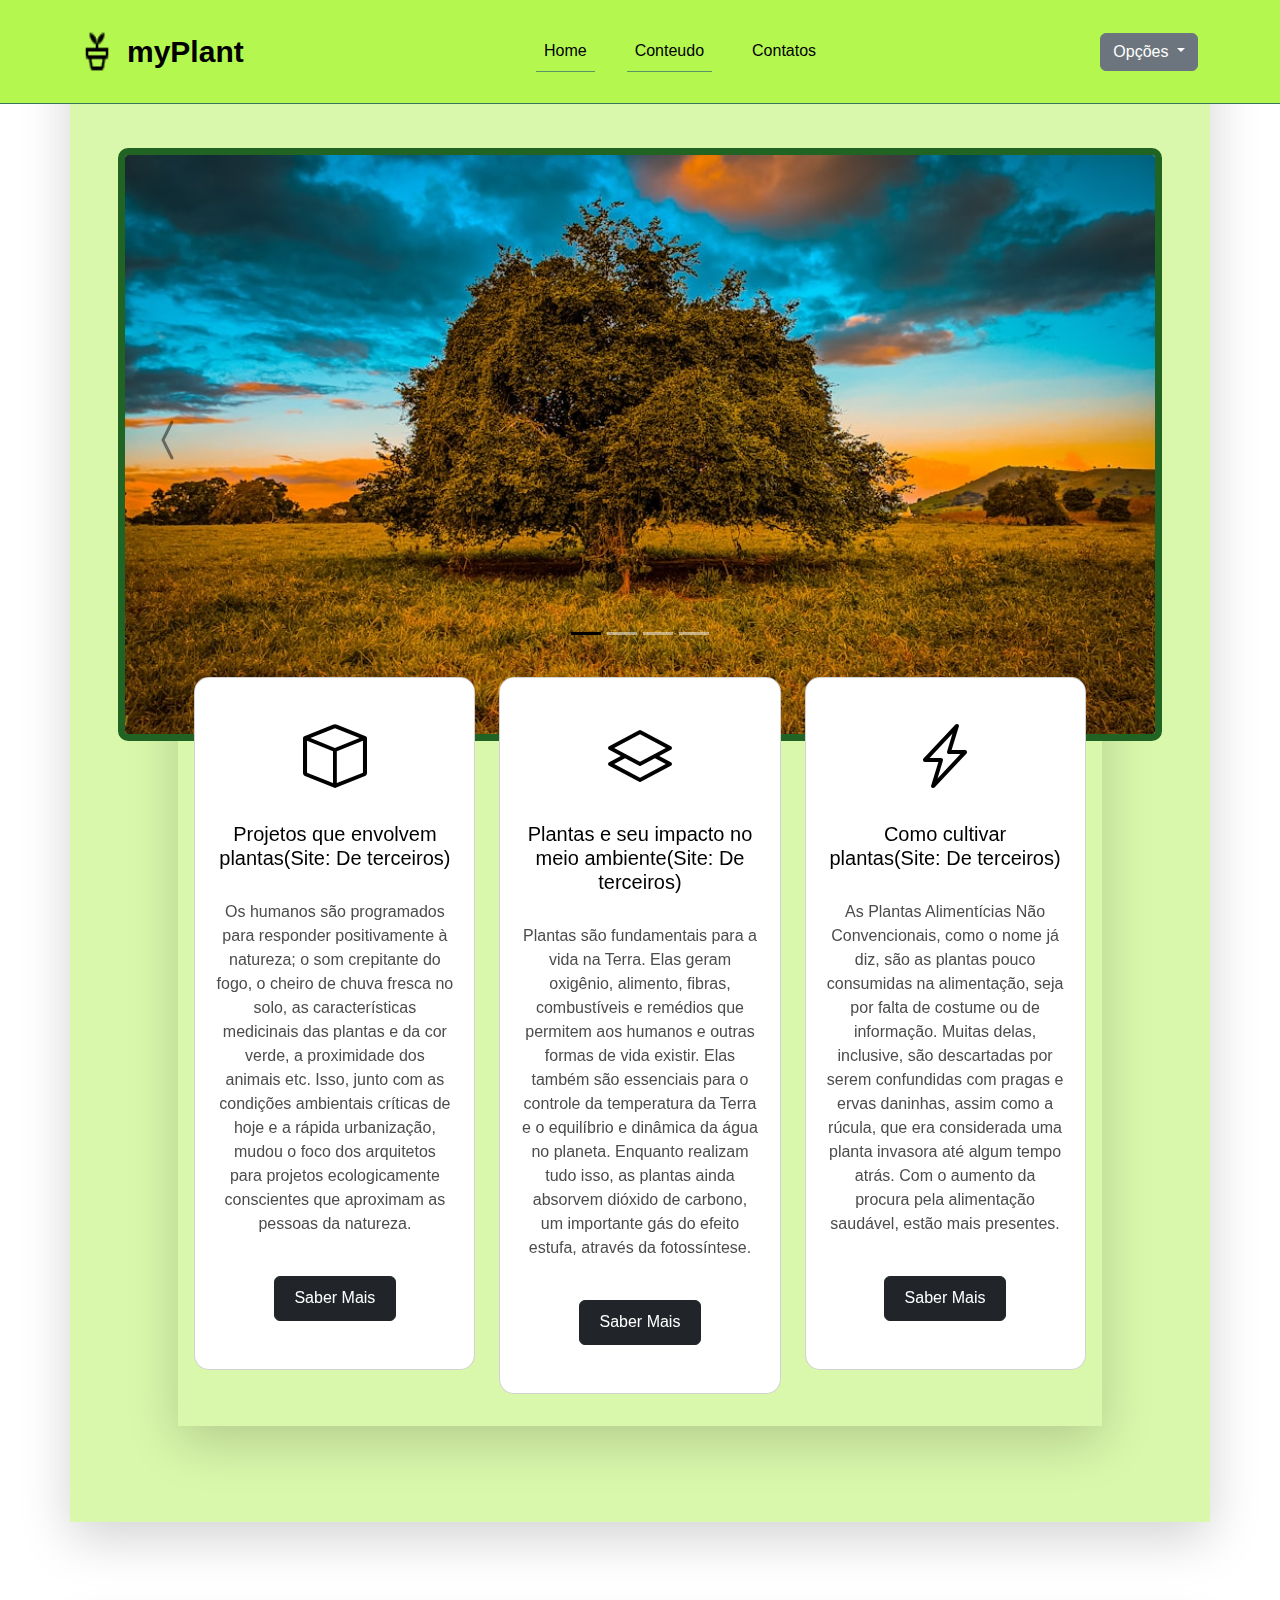
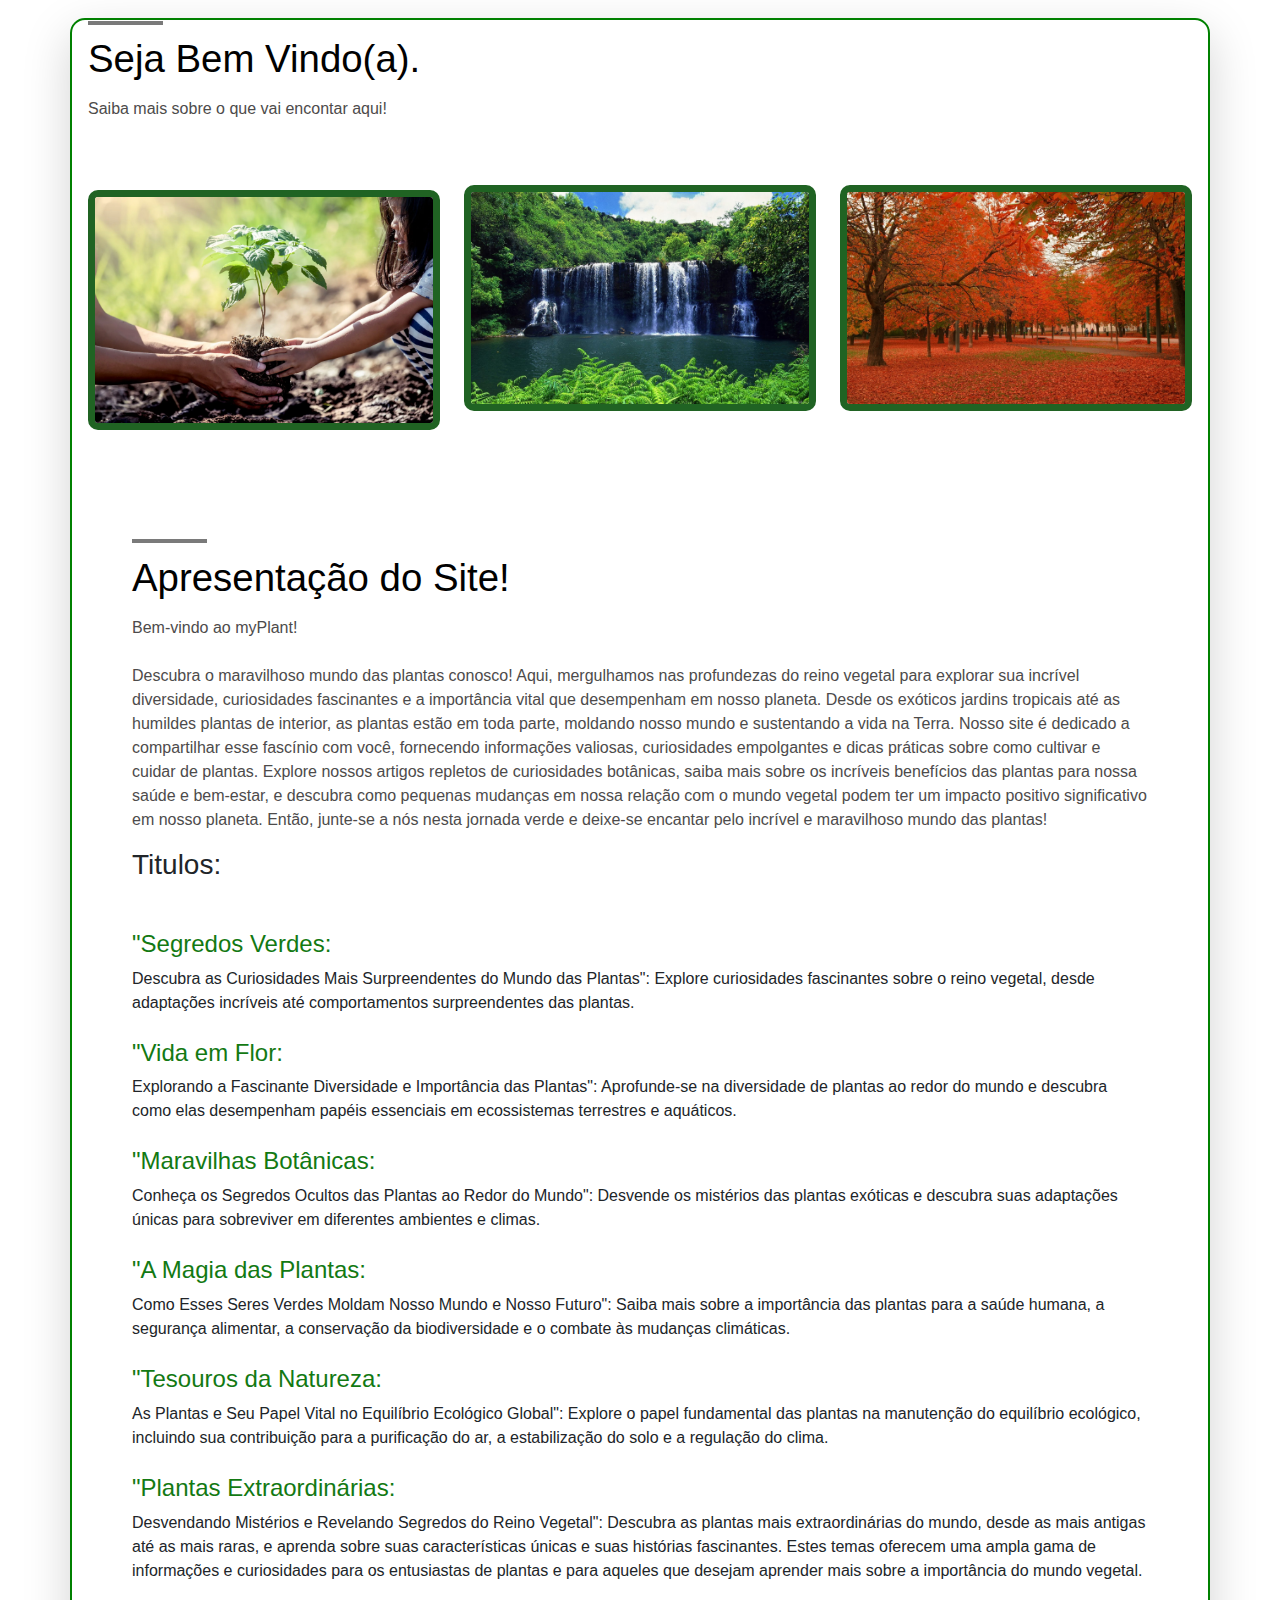
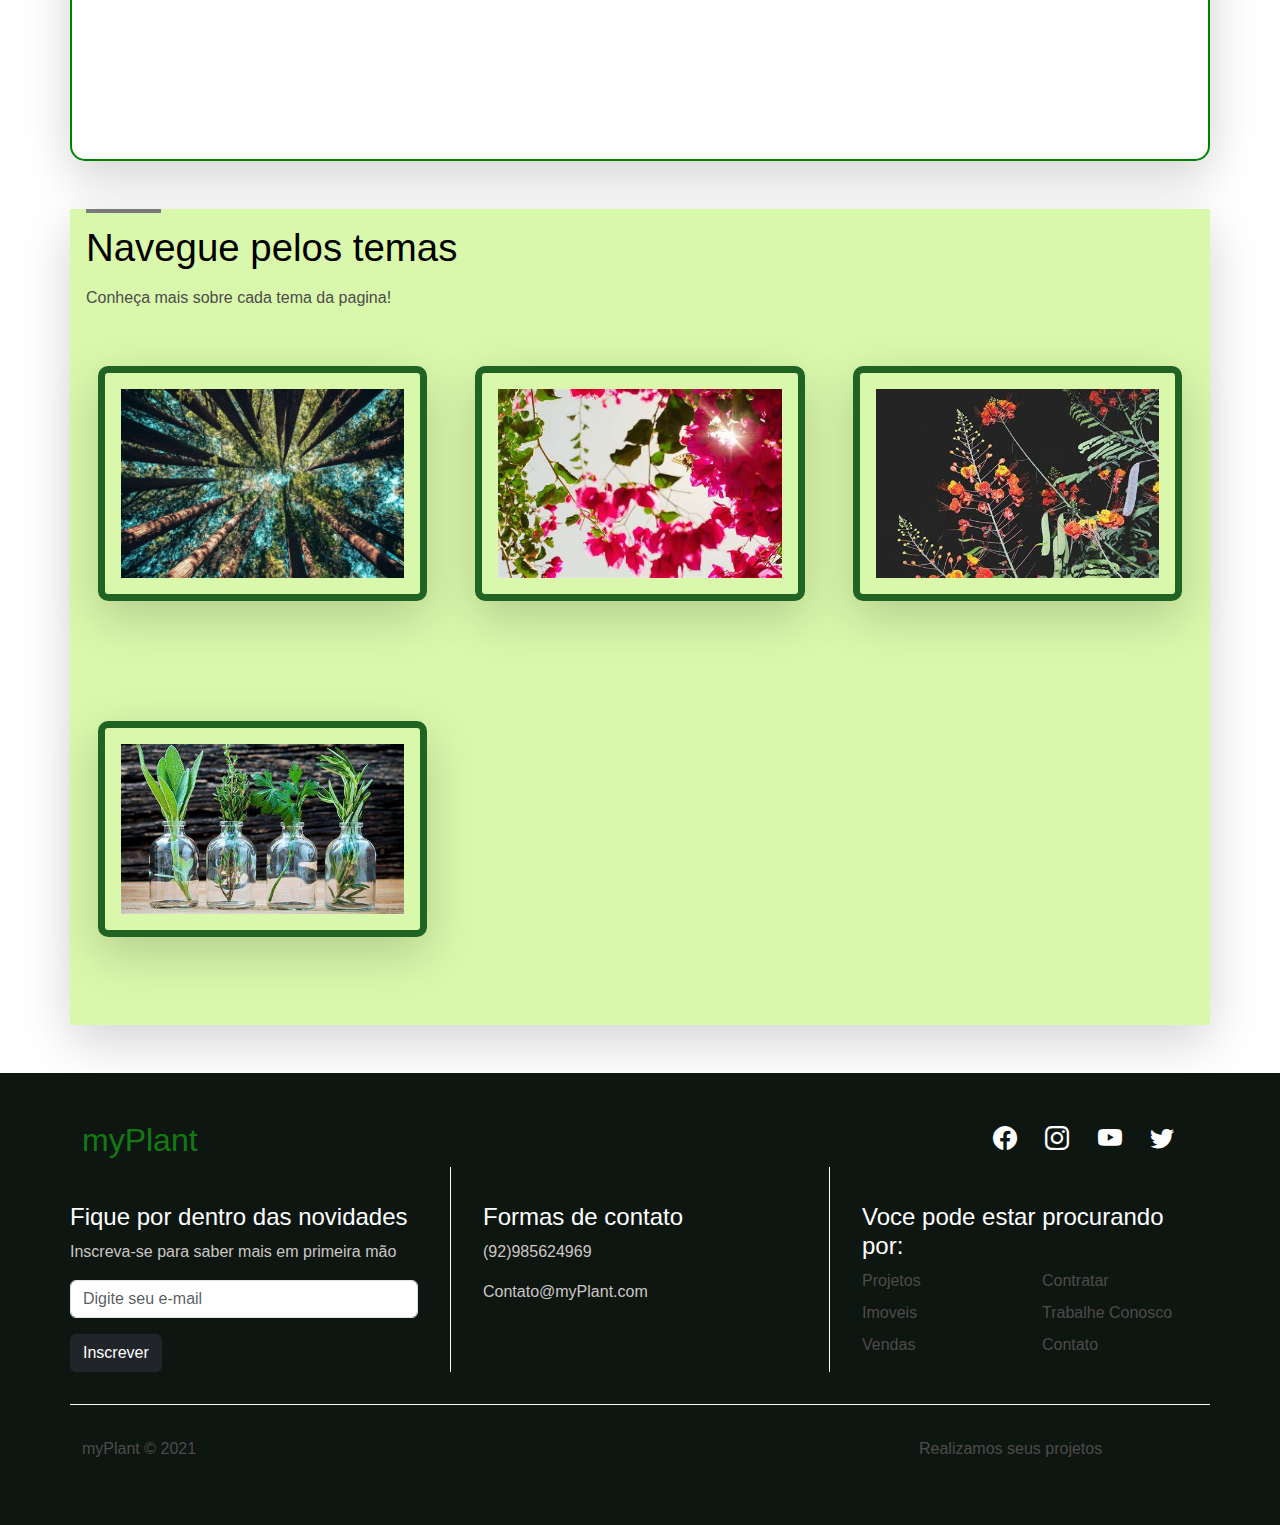
<file: index.html>
<!Doctype html>
<html lang="pt-br">
  <head>
      <!-- Required meta tags -->
    <meta charset="utf-8">
    <meta name="viewport" content="width=device-width, initial-scale=1, shrink-to-fit=no">
      <!-- BootStrap CSS -->
    <link href="https://cdn.jsdelivr.net/npm/bootstrap@5.3.3/dist/css/bootstrap.min.css" 
    rel="stylesheet" 
    integrity="sha384-QWTKZyjpPEjISv5WaRU9OFeRpok6YctnYmDr5pNlyT2bRjXh0JMhjY6hW+ALEwIH" 
    crossorigin="anonymous">
    <title>iPlants</title>
      <!-- BootStrap Icon -->
    <link rel="stylesheet" href="https://cdn.jsdelivr.net/npm/bootstrap-icons@1.11.3/font/bootstrap-icons.min.css">
      <!-- link meu CSS -->
    <link rel="stylesheet" href="assents/css/stilo.css">
      <!-- BootStrap JS -->
    <script src="https://cdn.jsdelivr.net/npm/bootstrap@5.3.3/dist/js/bootstrap.bundle.min.js" 
    integrity="sha384-YvpcrYf0tY3lHB60NNkmXc5s9fDVZLESaAA55NDzOxhy9GkcIdslK1eN7N6jIeHz" 
    crossorigin="anonymous"></script>
  </head>
  <body>
    <!-- NavBar-->
    <nav class="navbar navbar-expand-lg fixed-top bg-primary-color bg-secondary-color" id="navbar">
      <div class="container py-3">
        <a href="index.html" class="navbar-brand">
          <img src="assents/images/potted_plant_FILL0_wght400_GRAD0_opsz24.png" alt="myPlant">
          <span>myPlant</span>
        </a>
      <button 
        class="navbar-toggler m-end" 
        type="button" 
        data-bs-toggle="collapse"
        data-bs-target="#navbar-items"
        aria-controls="navbar-items"
        aria-expanded="false"
        aria-label="Toggle navigation"
        >
          <i class="bi bi-list"></i>
      </button>
      <div class="collapse navbar-collapse" id="navbar-items">
        <ul class="navbar-nav me-auto mb-2 mb-lg-0 bg-secondary-color">
          <li class="nav-item">
            <a href="index.html" class="nav-link active primary-color" aria-current="page">Home</a>
          </li>
          <li class="nav-item">
            <a href="pages/Conteudos.html" class="nav-link active primary-color" aria-current="page">Conteudo</a>
          </li>
          <li class="nav-item">
            <a href="pages/contato.html" class="nav-link primary-color">Contatos</a>
          </li>
        </ul>
        <div class="dropdown bg-secondary-color">
          <button class="btn btn-secondary dropdown-toggle" type="button" id="dropdownMenuButton1" data-bs-toggle="dropdown" aria-expanded="false">
           Opções
          </button>
          <ul class="dropdown-menu bg-secondary-color" aria-labelledby="dropdownMenuButton1">
            <li><a class="dropdown-item" href="pages/tema1.html" class="nav-link primary-color">Segredos Verdes</a></li>
            <li><a class="dropdown-item" href="pages/tema2.html" class="nav-link primary-color">Vida em Flor</a></li>
            <li><a class="dropdown-item" href="pages/tema3.html" class="nav-link primary-color">Maravilhas Botânicas</a></li>
            <li><a class="dropdown-item" href="pages/tema4.html" class="nav-link primary-color">A Magia das Plantas</a></li>
          </ul>
        </div>
      </div>
      </div>
    </nav>
    <!-- Slider -->
    <section class="container py-5 bg-primary-color shadow-lg p-3 mb-5" id="slider-container">
      <div class="carousel slide" id="slider" data-bs-ride="carousel">
        <div class="carousel-indicators">
          <button 
            type="button"
            class="active" 
            data-bs-target="#slider"
            data-bs-slide-to="0"
            aria-current="true"
            aria-label="Slide 1">
          </button>
          <button 
              type="button"
              data-bs-target="#slider"
              data-bs-slide-to="1"
              aria-label="Slide 2">
          </button>
          <button 
            type="button"
            data-bs-target="#slider"
            data-bs-slide-to="2"
            aria-label="Slide 3">
          </button>
          <button 
          type="button"
          data-bs-target="#slider"
          data-bs-slide-to="3"
          aria-label="Slide 4">
        </button>
        </div>
        <div class="carousel-inner">
          <div class="carousel-item active">
            <img src="assents/images/slide1.jpg" alt="Casa 1" class="d-block w-100 h-100 .img-silde img-fluid mt-1"/>
            <div class="carousel-caption">
            <br> 
            </div>

          </div>
          <div class="carousel-item">
              <img src="assents/images/slide2.jpg" alt="Casa 2" class="d-block w-100 .img-silde img-fluid"/>
              <div class="carousel-caption"><br>  
              </div>
            </div>
            <div class="carousel-item">
                <img src="assents/images/slide3.jpg" alt="Casa 3" class="d-block w-100 .img-silde img-fluid"/>
                <div class="carousel-caption"><br><br>  
                </div>
              </div>
              <div class="carousel-item">
                <img src="assents/images/lendaria.jpg" alt="Casa 4" class="d-block w-100 .img-silde img-fluid"/>
                <div class="carousel-caption"><br><br>
                </div>
              </div>

      </div>
      <button 
          class="carousel-control-prev"
          type="button"
          data-bs-target="#slider"
          data-bs-slide="prev"
        >
          <i class="bi bi-chevron-compact-left"></i>
          <span class="visually-hidden">Previous</span>
        </button>
        <button 
          class="carousel-control-next"
          type="button"
          data-bs-target="#slider"
          data-bs-slide="next"
          >
          <i class="bi bi-chevron-compact-rigth"></i>
          <span class="visually-hidden">Next</span>
      </button>
      </div>
      <!-- Mini Banners -->

        <div class="col-12 col-md-10 offset-md-1 shadow-lg p-3 mb-5" id="mini-banners">
          <div class="row">
            <div class="col-12 col-md-4">
              <div class="card text-center">
                <i class="bi bi-box primary-color"></i>
                <div class="card-body">
                  <h5 class="card-title primary-color">Projetos que envolvem plantas(Site: De terceiros)</h5>
                  <p class="card-text secondary-color">
                    Os humanos são programados para responder positivamente à natureza; o som crepitante do fogo, 
                    o cheiro de chuva fresca no solo, as características medicinais das plantas e da cor verde, 
                    a proximidade dos animais etc. Isso, junto com as condições ambientais críticas de hoje e a rápida urbanização,
                     mudou o foco dos arquitetos para projetos ecologicamente conscientes que aproximam as pessoas da natureza.
                  </p>
                  <a href="https://www.archdaily.com.br/" class="btn btn-dark">Saber Mais</a>
                </div>
              </div>
            </div>
            <div class="col-12 col-md-4">
              <div class="card text-center">
                <i class="bi bi-layers primary-color"></i>
                <div class="card-body">
                  <h5 class="card-title primary-color">Plantas e seu impacto no meio ambiente(Site: De terceiros)</h5>
                  <p class="card-text secondary-color">
                    Plantas são fundamentais para a vida na Terra. Elas geram oxigênio, alimento, 
                    fibras, combustíveis e remédios que permitem aos humanos e outras formas de vida existir.
                     Elas também são essenciais para o controle da temperatura da Terra e o 
                     equilíbrio e dinâmica da água no planeta.
                    Enquanto realizam tudo isso, as plantas ainda absorvem dióxido de carbono,
                    um importante gás do efeito estufa, através da fotossíntese.
                  </p>
                  <a href="https://biologo.com.br/" class="btn btn-dark">Saber Mais</a>
                </div>
              </div>
            </div>
            <div class="col-12 col-md-4">
              <div class="card text-center">
                <i class="bi bi-lightning-charge primary-color"></i>
                <div class="card-body">
                  <h5 class="card-title primary-color">Como cultivar plantas(Site: De terceiros)</h5>
                  <p class="card-text secondary-color">
                    As Plantas Alimentícias Não Convencionais, como o nome já diz, 
                    são as plantas pouco consumidas na alimentação, seja por falta de costume ou de informação. 
                    Muitas delas, inclusive, são descartadas por serem confundidas com pragas e ervas daninhas, 
                    assim como a rúcula, que era considerada uma planta invasora até algum tempo atrás.
                    Com o aumento da procura pela alimentação saudável, estão mais presentes. 

                  </p>
                  <a href="#" class="btn btn-dark">Saber Mais</a>
                </div>
              </div>
            </div>

          </div>
        </div>
    </section>
    <!-- Introdução do site -->
    <br><br>
    <section class="container shadow-lg p-3 mb-5" id="info-container">
      <div class="col-12">
        <h2 class="title primary-color">Seja Bem Vindo(a).</h2>
        <p class="subtititle secondary-color">
          Saiba mais sobre o que vai encontar aqui!
        </p>
      </div>
      <div class="col-12">
        <div class="row">
          <div class="col-12 col-md-4" id="info-banner">
            <img 
            src="assents/images/introdução1.jpg" 
            alt="Informações" 
            class="img-fluid mb-4 mt-5"/>
          </div>
          <div class="col-12 col-md-4" id="info-banner">
            <img 
            src="assents/images/introdução2.jpg" 
            alt="Informações" 
            class="img-fluid mb-5 mt-5"/>
          </div>
          <div class="col-12 col-md-4" id="info-banner">
            <img 
            src="assents/images/introdução3.jpg" 
            alt="Informações" 
            class="img-fluid mb-5 mt-5"/>
          </div>
          <div class="col-12 col-md-12" id="info-content">
            <div class="row">
              <div class="col-12">
                <h2 class="title primary-color">Apresentação do Site!</h2>
                <p class="subtititle secondary-color">
                  Bem-vindo ao myPlant!
                  <br>
                  <br>
                  Descubra o maravilhoso mundo das plantas conosco! Aqui, 
                  mergulhamos nas profundezas do reino vegetal para explorar sua incrível diversidade, 
                  curiosidades fascinantes e a importância vital que desempenham em nosso planeta.

                  Desde os exóticos jardins tropicais até as humildes plantas de interior, as plantas estão em toda parte, moldando nosso mundo e sustentando a vida na Terra. Nosso site é dedicado a compartilhar esse fascínio com você, fornecendo informações valiosas, curiosidades empolgantes e dicas práticas sobre como cultivar e cuidar de plantas.

                  Explore nossos artigos repletos de curiosidades botânicas, saiba mais sobre os incríveis benefícios das plantas para nossa saúde e bem-estar, e descubra como pequenas mudanças em nossa relação com o mundo vegetal podem ter um impacto positivo significativo em nosso planeta.

                  Então, junte-se a nós nesta jornada verde e deixe-se encantar pelo incrível e maravilhoso mundo das plantas!
                  <br>
                  <h3>Titulos:</h3>
                  <br>
                    <p> 
                     <h4> "Segredos Verdes:</h4> Descubra as Curiosidades Mais Surpreendentes do Mundo das Plantas":

                      Explore curiosidades fascinantes sobre o reino vegetal, desde adaptações incríveis 
                      até comportamentos surpreendentes das plantas.
                      <br>
                      <br>

                      <h4> "Vida em Flor:</h4> Explorando a Fascinante Diversidade e Importância das Plantas":

                      Aprofunde-se na diversidade de plantas ao redor do mundo e descubra como elas 
                      desempenham papéis essenciais em ecossistemas terrestres e aquáticos.
                      <br>
                      <br>
                    <h4> "Maravilhas Botânicas:</h4> Conheça os Segredos Ocultos das Plantas ao Redor do Mundo":

                      Desvende os mistérios das plantas exóticas e descubra suas adaptações únicas para 
                      sobreviver em diferentes ambientes e climas.
                      <br>
                      <br>
                     <h4> "A Magia das Plantas:</h4> Como Esses Seres Verdes Moldam Nosso Mundo e Nosso Futuro":

                      Saiba mais sobre a importância das plantas para a saúde humana, a segurança alimentar,
                       a conservação da biodiversidade e o combate às mudanças climáticas.
                       <br>
                      <br>
                     <h4>"Tesouros da Natureza:</h4>  As Plantas e Seu Papel Vital no Equilíbrio Ecológico Global":

                      Explore o papel fundamental das plantas na manutenção do equilíbrio ecológico, 
                      incluindo sua contribuição para a purificação do ar, a estabilização do solo e a regulação do clima.
                      <br>
                      <br>
                     <h4>"Plantas Extraordinárias:</h4>  Desvendando Mistérios e Revelando Segredos do Reino Vegetal":

                      Descubra as plantas mais extraordinárias do mundo, desde as mais antigas até as mais raras,
                       e aprenda sobre suas características únicas e suas histórias fascinantes.
                      Estes temas oferecem uma ampla gama de informações e curiosidades para os entusiastas de 
                      plantas e para aqueles que desejam aprender mais sobre a importância do mundo vegetal.
                      <br>
                        <br>                                   
                </p>
              </div>
            </div>
          </div>
        </div>
      </div>
    </section>
    <!-- Destaques -->
    <section class="container bg-primary-color shadow-lg p-3 mb-5" id="featured-container">
      <div class="col-12">
        <h2 class="title primary-color">Navegue pelos temas</h2>
        <p class="subtitle secondary-color">Conheça mais sobre cada tema da pagina!</p>
      </div>
      <div class="col-12" id="featured-images">
        <div class="row g-4">
            <div class="col-12 col-md-4 p-4">
              <img src="assents/images/segredos1.jpg" alt="Projeto 1" class="img-fluid shadow-lg p-3 mb-5">
                <div class="banner-content">
                  <p class="secondary-color">Categoria</p>
                  <h3>Segredos Verdes</h3>
                  <a href="pages/tema1.html">Para saber mais!</a>
                </div>
            </div>
            <div class="col-12 col-md-4 p-4">
              <img src="assents/images/vidaFlor1.jpg" alt="Projeto 1" class="img-fluid shadow-lg p-3 mb-5">
                <div class="banner-content">
                  <p class="secondary-color">Categoria</p>
                  <h3>Vida em Flor</h3>
                  <a href="pages/tema2.html">Para saber mais!</a>
                </div>
            </div>
            <div class="col-12 col-md-4 p-4">
              <img src="assents/images/maravilhas1.jpg" alt="Projeto 1" class="img-fluid shadow-lg p-3 mb-5">
                <div class="banner-content">
                  <p class="secondary-color">Categoria</p>
                  <h3>Maravilhas Botanicas</h3>
                  <a href="pages/tema3.html">Para saber mais!</a>
                </div>
            </div>
            <div class="col-12 col-md-4 p-4">
              <img src="assents/images/magiaP.jpg" alt="Projeto 1" class="img-fluid shadow-lg p-3 mb-5">
                <div class="banner-content">
                  <p class="secondary-color">Categoria</p>
                  <h3>A Magia das Plantas</h3>
                  <a href="pages/tema4.html">Para saber mais!</a>
                </div>
            </div>
        </div>
      </div>
    </section>
    <!-- Footer -->
    <footer class="container-fluid bg-dark-color" id="footer">
      <div class="container">
        <div class="row">
          <!-- Fotter Top -->
          <div class="col-12" id="footer-top">
            <div class="row justify-content-between">
              <div class="col-4">
                <h2>myPlant</h2>
              </div>
              <div class="col-4" id="social-icons">
                <i class="bi bi-facebook"></i>
                <i class="bi bi-instagram"></i>
                <i class="bi bi-youtube"></i>
                <i class="bi bi-twitter"></i>
              </div>
            </div>
          </div>
          <!--Footer Detalhes  -->
          <div class="col-12" id="footer-details">
            <div class="row">
              <div class="col-12 col-md-4" id="news-container">
                <h4 class="primary-color">Fique por dentro das novidades</h4>
                <p class="texto-branco">
                  Inscreva-se para saber mais em primeira mão
                </p>
                <form>
                  <div class="mb-3">
                    <input type="email" class="form-control" placeholder="Digite seu e-mail">
                  </div>
                  <buttom class="btn btn-dark" type="submit">Inscrever</buttom>
                </form>
              </div>
              <div class="col-12 col-md-4" id="contact-container">
                <h4 class="primary-color">Formas de contato</h4>
                <p class="texto-branco">(92)985624969</p>
                <p class="texto-branco">Contato@myPlant.com</p>
              </div>
              <div class="col-12 col-md-4" id="links-container">
                <div class="row">
                  <h4 class="primary-color">Voce pode estar procurando por:</h4>
                  <div class="col-6">
                    <ul class="list-unstyled">
                      <li>
                        <a href="#" class="secondary-color">Projetos</a>
                      </li>
                      <li>
                        <a href="#" class="secondary-color">Imoveis</a>
                      </li>
                      <li>
                        <a href="#" class="secondary-color">Vendas</a>
                      </li>
                    </ul>
                  </div>
                  <div class="col-6">
                    <ul class="list-unstyled">
                      <li>
                        <a href="#" class="secondary-color">Contratar</a>
                      </li>
                      <li>
                        <a href="#" class="secondary-color">Trabalhe Conosco</a>
                      </li>
                      <li>
                        <a href="#" class="secondary-color">Contato</a>
                      </li>
                    </ul>
                  </div>
                </div>
              </div>
            </div>
          </div>
          <!-- Footer Boottom -->
          <div class="col-12" id="footer-bottom"></div>
          <div class="row justify-content-between">
            <div class="col-12 col-md-3">
              <p class="secondary-color">myPlant &copy; 2021</p>
            </div>
            <div class="col-12 col-md-3">
              <p class="secondary-color">Realizamos seus projetos</p>
            </div>
          </div>

        </div>
      </div>
    </footer>
  </body>
</html>
</file>
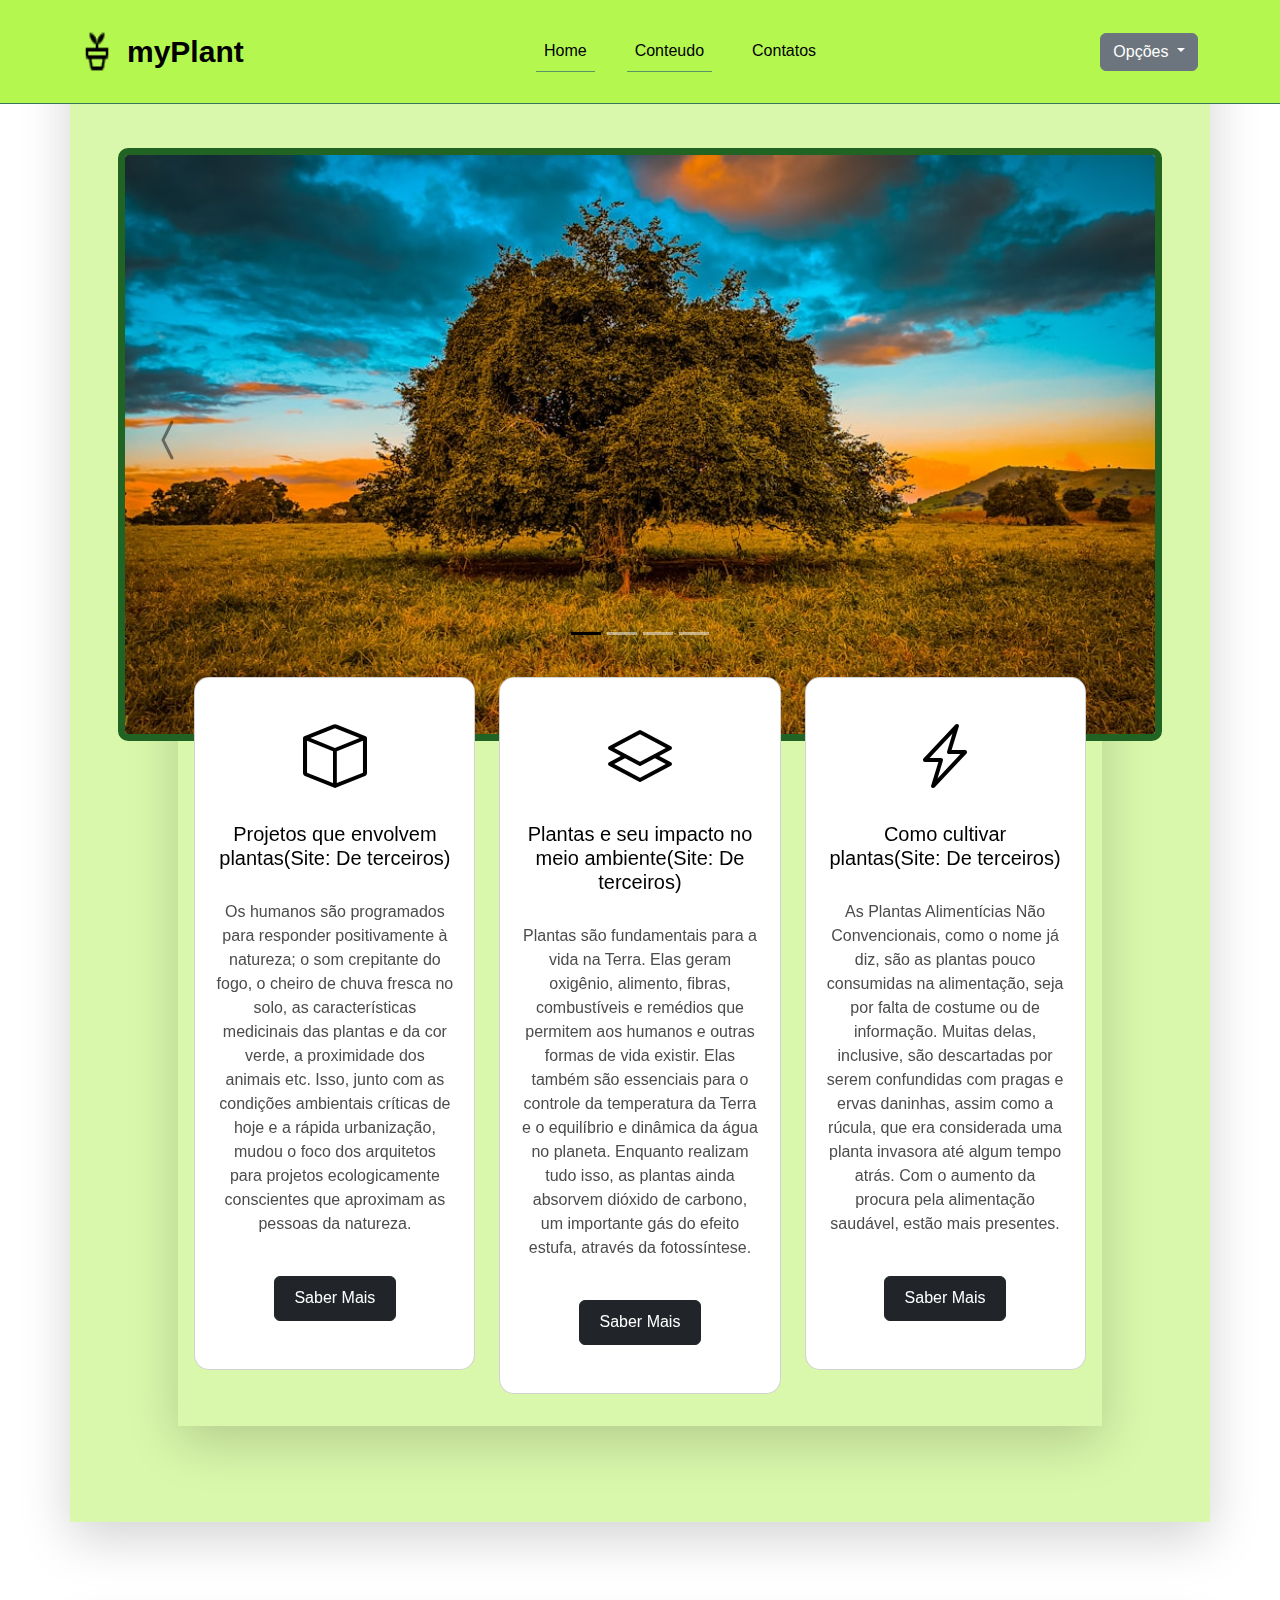
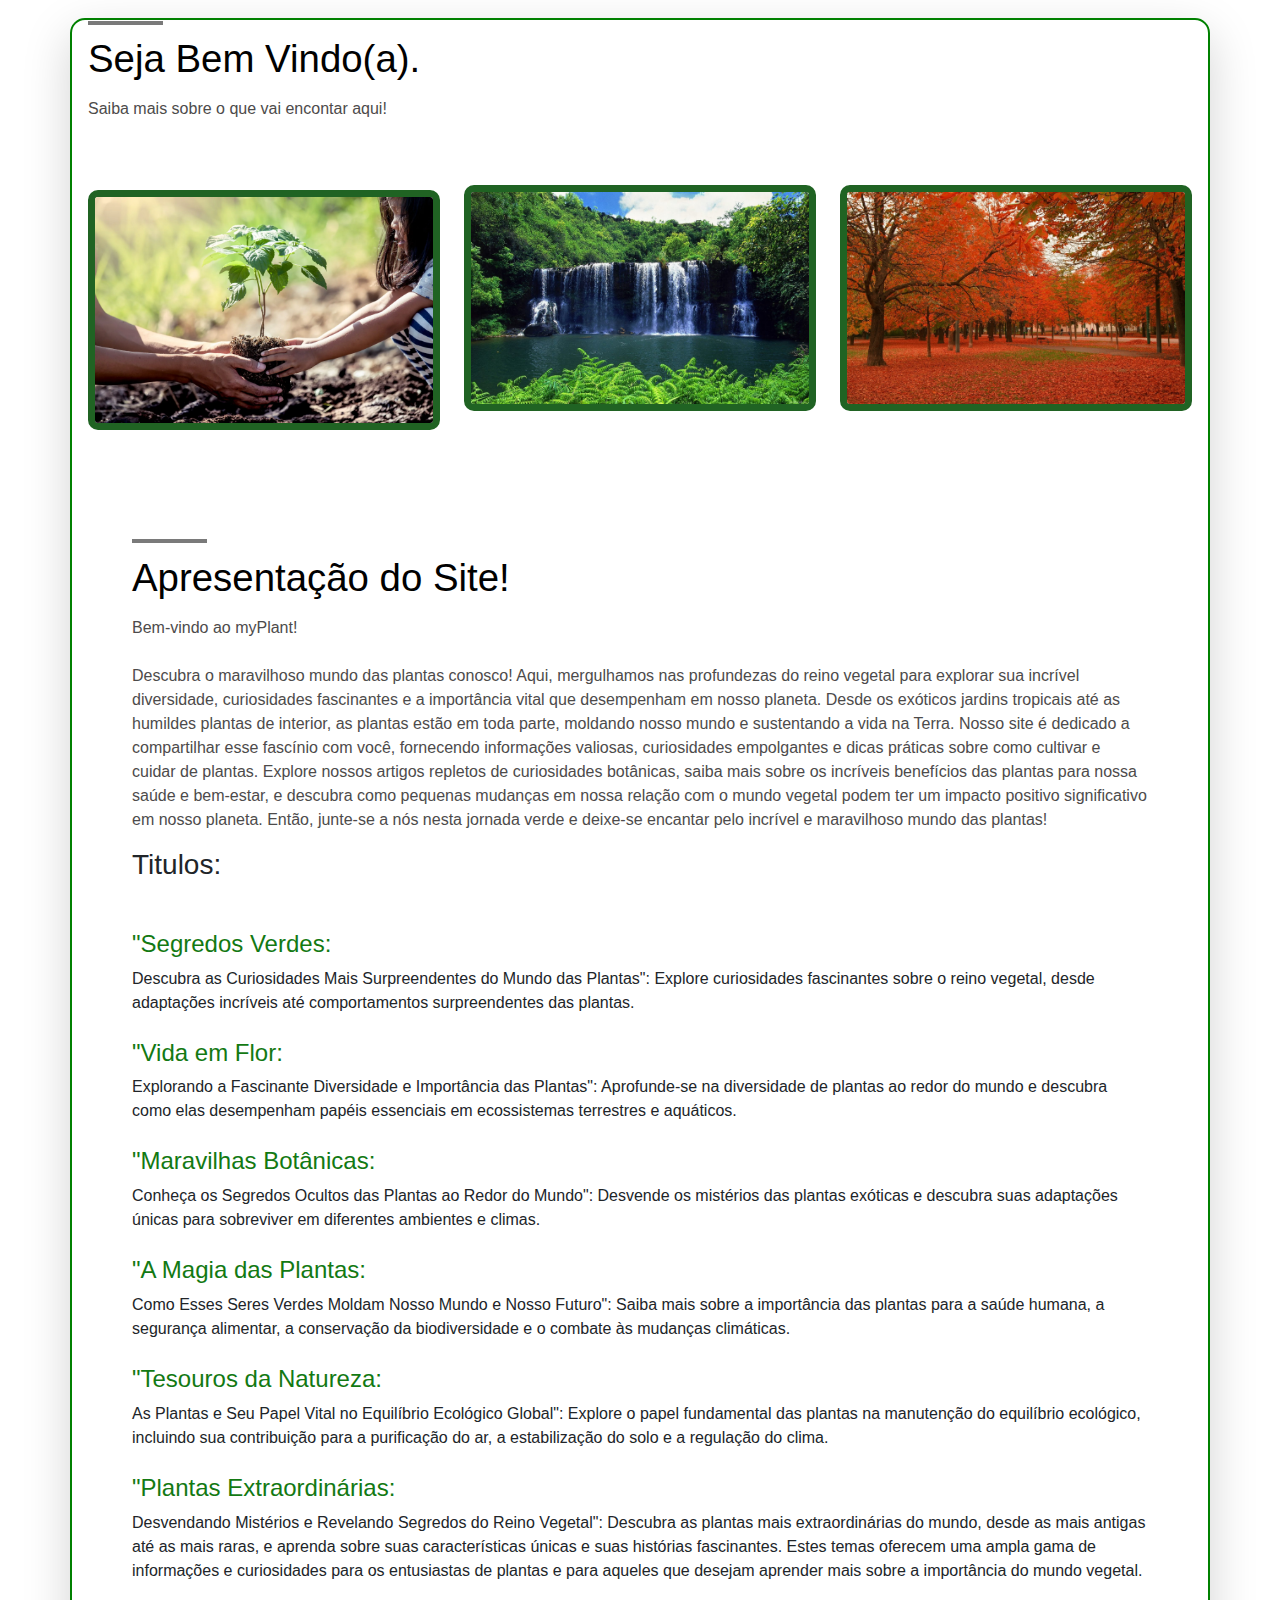
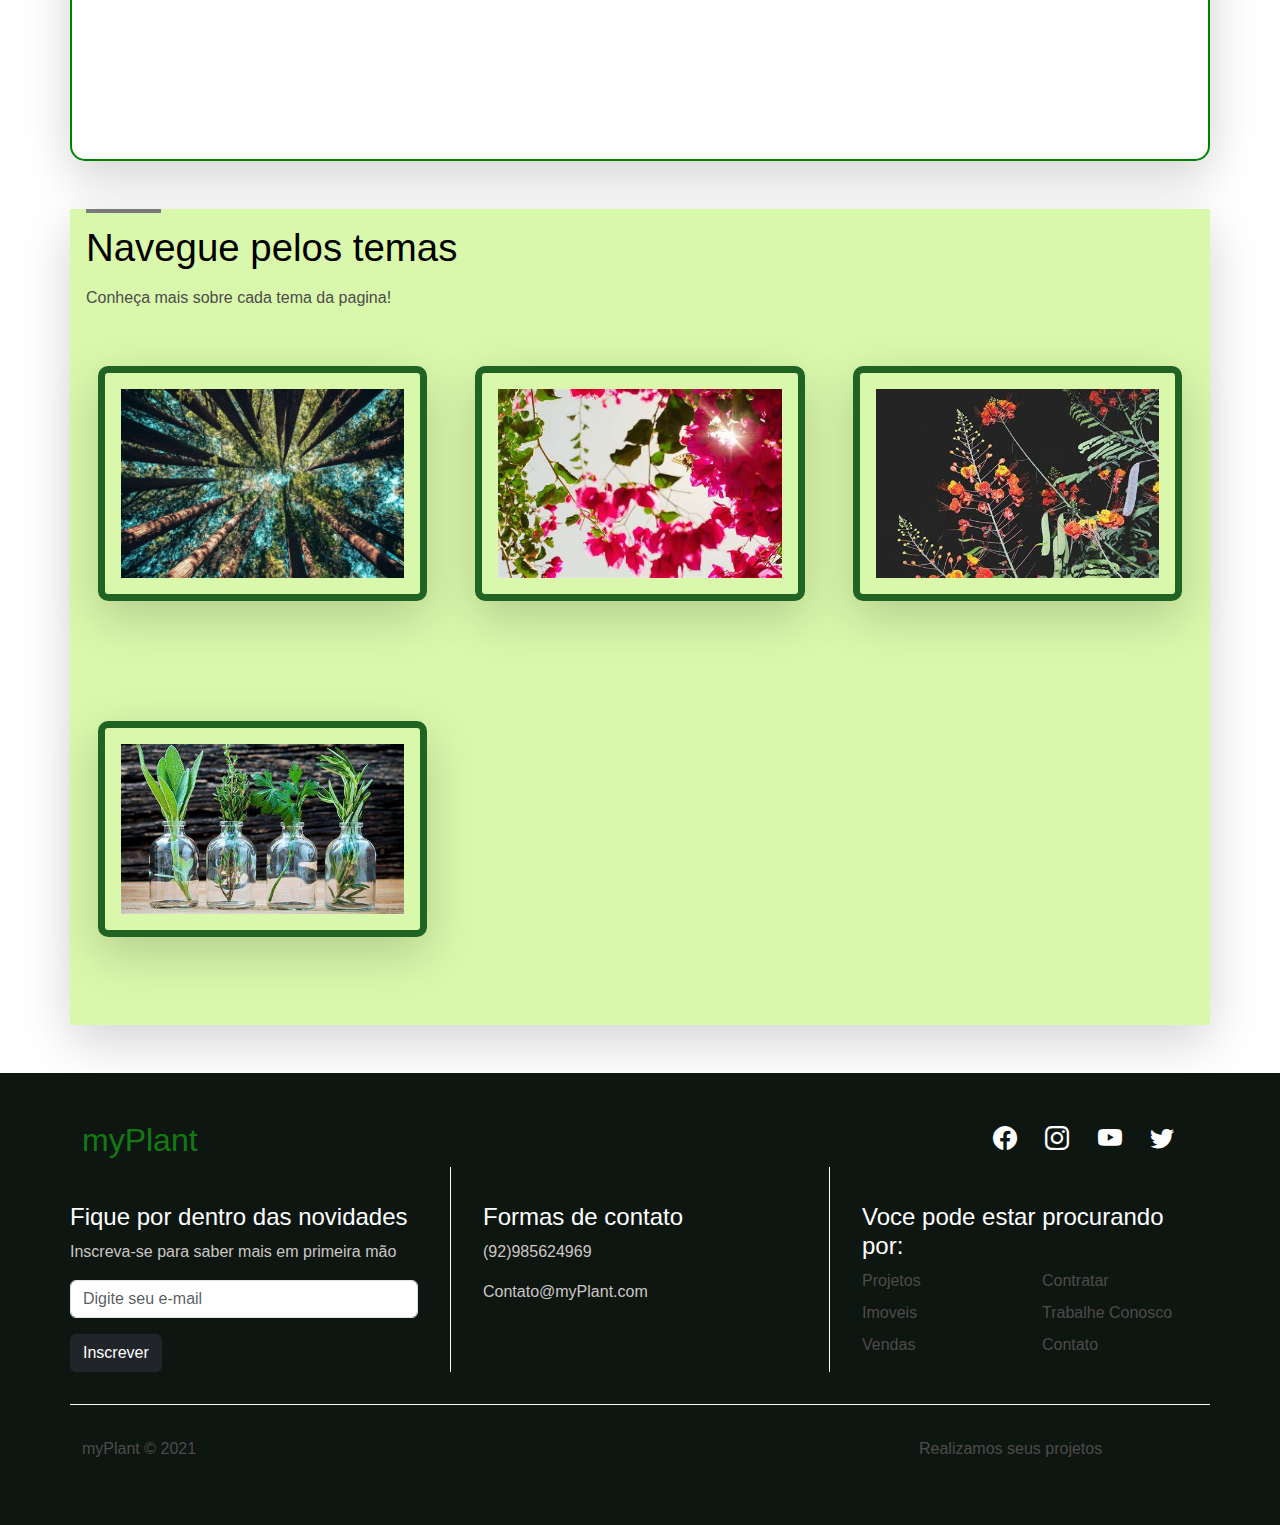
<file: paginaInicial.html>
<!doctype html>
<html lang="pt-br">
  <head>
      <!-- Required meta tags -->
    <meta charset="utf-8">
    <meta name="viewport" content="width=device-width, initial-scale=1, shrink-to-fit=no">
      <!-- BootStrap CSS -->
    <link href="https://cdn.jsdelivr.net/npm/bootstrap@5.3.3/dist/css/bootstrap.min.css" 
    rel="stylesheet" 
    integrity="sha384-QWTKZyjpPEjISv5WaRU9OFeRpok6YctnYmDr5pNlyT2bRjXh0JMhjY6hW+ALEwIH" 
    crossorigin="anonymous">
    <title>iPlants</title>
      <!-- BootStrap Icon -->
    <link rel="stylesheet" href="https://cdn.jsdelivr.net/npm/bootstrap-icons@1.11.3/font/bootstrap-icons.min.css">
      <!-- link meu CSS -->
    <link rel="stylesheet" href="/assents/css/stilo.css">
      <!-- BootStrap JS -->
    <script src="https://cdn.jsdelivr.net/npm/bootstrap@5.3.3/dist/js/bootstrap.bundle.min.js" 
    integrity="sha384-YvpcrYf0tY3lHB60NNkmXc5s9fDVZLESaAA55NDzOxhy9GkcIdslK1eN7N6jIeHz" 
    crossorigin="anonymous"></script>
  </head>
  <body>
    <!-- NavBar-->
    <nav class="navbar navbar-expand-lg fixed-top bg-primary-color bg-secondary-color" id="navbar">
      <div class="container py-3">
        <a href="/pages/paginaInicial.html" class="navbar-brand">
          <img src="/assents/images/potted_plant_FILL0_wght400_GRAD0_opsz24.png" alt="myPlant">
          <span>myPlant</span>
        </a>
      <button 
        class="navbar-toggler m-end" 
        type="button" 
        data-bs-toggle="collapse"
        data-bs-target="#navbar-items"
        aria-controls="navbar-items"
        aria-expanded="false"
        aria-label="Toggle navigation"
        >
          <i class="bi bi-list"></i>
      </button>
      <div class="collapse navbar-collapse" id="navbar-items">
        <ul class="navbar-nav me-auto mb-2 mb-lg-0 bg-secondary-color">
          <li class="nav-item">
            <a href="/pages/paginaInicial.html" class="nav-link active primary-color" aria-current="page">Home</a>
          </li>
          <li class="nav-item">
            <a href="/pages/Conteudos.html" class="nav-link active primary-color" aria-current="page">Conteudo</a>
          </li>
          <li class="nav-item">
            <a href="/pages/contato.html" class="nav-link primary-color">Contatos</a>
          </li>
        </ul>
        <div class="dropdown bg-secondary-color">
          <button class="btn btn-secondary dropdown-toggle" type="button" id="dropdownMenuButton1" data-bs-toggle="dropdown" aria-expanded="false">
           Opções
          </button>
          <ul class="dropdown-menu bg-secondary-color" aria-labelledby="dropdownMenuButton1">
            <li><a class="dropdown-item" href="/pages/tema1.html" class="nav-link primary-color">Segredos Verdes</a></li>
            <li><a class="dropdown-item" href="/pages/tema2.html" class="nav-link primary-color">Vida em Flor</a></li>
            <li><a class="dropdown-item" href="/pages/tema3.html" class="nav-link primary-color">Maravilhas Botânicas</a></li>
            <li><a class="dropdown-item" href="/pages/tema4.html" class="nav-link primary-color">A Magia das Plantas</a></li>
          </ul>
        </div>
      </div>
      </div>
    </nav>
    <!-- Slider -->
    <section class="container py-5 bg-primary-color shadow-lg p-3 mb-5" id="slider-container">
      <div class="carousel slide" id="slider" data-bs-ride="carousel">
        <div class="carousel-indicators">
          <button 
            type="button"
            class="active" 
            data-bs-target="#slider"
            data-bs-slide-to="0"
            aria-current="true"
            aria-label="Slide 1">
          </button>
          <button 
              type="button"
              data-bs-target="#slider"
              data-bs-slide-to="1"
              aria-label="Slide 2">
          </button>
          <button 
            type="button"
            data-bs-target="#slider"
            data-bs-slide-to="2"
            aria-label="Slide 3">
          </button>
          <button 
          type="button"
          data-bs-target="#slider"
          data-bs-slide-to="3"
          aria-label="Slide 4">
        </button>
        </div>
        <div class="carousel-inner">
          <div class="carousel-item active">
            <img src="/assents/images/slide1.jpg" alt="Casa 1" class="d-block w-100 h-100 .img-silde img-fluid mt-1"/>
            <div class="carousel-caption">
            <br> 
            </div>
            
          </div>
          <div class="carousel-item">
              <img src="/assents/images/slide2.jpg" alt="Casa 2" class="d-block w-100 .img-silde img-fluid"/>
              <div class="carousel-caption"><br>  
              </div>
            </div>
            <div class="carousel-item">
                <img src="/assents/images/slide3.jpg" alt="Casa 3" class="d-block w-100 .img-silde img-fluid"/>
                <div class="carousel-caption"><br><br>  
                </div>
              </div>
              <div class="carousel-item">
                <img src="/assents/images/lendaria.jpg" alt="Casa 4" class="d-block w-100 .img-silde img-fluid"/>
                <div class="carousel-caption"><br><br>
                </div>
              </div>

      </div>
      <button 
          class="carousel-control-prev"
          type="button"
          data-bs-target="#slider"
          data-bs-slide="prev"
        >
          <i class="bi bi-chevron-compact-left"></i>
          <span class="visually-hidden">Previous</span>
        </button>
        <button 
          class="carousel-control-next"
          type="button"
          data-bs-target="#slider"
          data-bs-slide="next"
          >
          <i class="bi bi-chevron-compact-rigth"></i>
          <span class="visually-hidden">Next</span>
      </button>
      </div>
      <!-- Mini Banners -->

        <div class="col-12 col-md-10 offset-md-1 shadow-lg p-3 mb-5" id="mini-banners">
          <div class="row">
            <div class="col-12 col-md-4">
              <div class="card text-center">
                <i class="bi bi-box primary-color"></i>
                <div class="card-body">
                  <h5 class="card-title primary-color">Projetos que envolvem plantas(Site: De terceiros)</h5>
                  <p class="card-text secondary-color">
                    Os humanos são programados para responder positivamente à natureza; o som crepitante do fogo, 
                    o cheiro de chuva fresca no solo, as características medicinais das plantas e da cor verde, 
                    a proximidade dos animais etc. Isso, junto com as condições ambientais críticas de hoje e a rápida urbanização,
                     mudou o foco dos arquitetos para projetos ecologicamente conscientes que aproximam as pessoas da natureza.
                  </p>
                  <a href="https://www.archdaily.com.br/" class="btn btn-dark">Saber Mais</a>
                </div>
              </div>
            </div>
            <div class="col-12 col-md-4">
              <div class="card text-center">
                <i class="bi bi-layers primary-color"></i>
                <div class="card-body">
                  <h5 class="card-title primary-color">Plantas e seu impacto no meio ambiente(Site: De terceiros)</h5>
                  <p class="card-text secondary-color">
                    Plantas são fundamentais para a vida na Terra. Elas geram oxigênio, alimento, 
                    fibras, combustíveis e remédios que permitem aos humanos e outras formas de vida existir.
                     Elas também são essenciais para o controle da temperatura da Terra e o 
                     equilíbrio e dinâmica da água no planeta.
                    Enquanto realizam tudo isso, as plantas ainda absorvem dióxido de carbono,
                    um importante gás do efeito estufa, através da fotossíntese.
                  </p>
                  <a href="https://biologo.com.br/" class="btn btn-dark">Saber Mais</a>
                </div>
              </div>
            </div>
            <div class="col-12 col-md-4">
              <div class="card text-center">
                <i class="bi bi-lightning-charge primary-color"></i>
                <div class="card-body">
                  <h5 class="card-title primary-color">Como cultivar plantas(Site: De terceiros)</h5>
                  <p class="card-text secondary-color">
                    As Plantas Alimentícias Não Convencionais, como o nome já diz, 
                    são as plantas pouco consumidas na alimentação, seja por falta de costume ou de informação. 
                    Muitas delas, inclusive, são descartadas por serem confundidas com pragas e ervas daninhas, 
                    assim como a rúcula, que era considerada uma planta invasora até algum tempo atrás.
                    Com o aumento da procura pela alimentação saudável, estão mais presentes. 
  
                  </p>
                  <a href="#" class="btn btn-dark">Saber Mais</a>
                </div>
              </div>
            </div>

          </div>
        </div>
    </section>
    <!-- Introdução do site -->
    <br><br>
    <section class="container shadow-lg p-3 mb-5" id="info-container">
      <div class="col-12">
        <h2 class="title primary-color">Seja Bem Vindo(a).</h2>
        <p class="subtititle secondary-color">
          Saiba mais sobre o que vai encontar aqui!
        </p>
      </div>
      <div class="col-12">
        <div class="row">
          <div class="col-12 col-md-4" id="info-banner">
            <img 
            src="/assents/images/introdução1.jpg" 
            alt="Informações" 
            class="img-fluid mb-4 mt-5"/>
          </div>
          <div class="col-12 col-md-4" id="info-banner">
            <img 
            src="/assents/images/introdução2.jpg" 
            alt="Informações" 
            class="img-fluid mb-5 mt-5"/>
          </div>
          <div class="col-12 col-md-4" id="info-banner">
            <img 
            src="/assents/images/introdução3.jpg" 
            alt="Informações" 
            class="img-fluid mb-5 mt-5"/>
          </div>
          <div class="col-12 col-md-12" id="info-content">
            <div class="row">
              <div class="col-12">
                <h2 class="title primary-color">Apresentação do Site!</h2>
                <p class="subtititle secondary-color">
                  Bem-vindo ao myPlant!
                  <br>
                  <br>
                  Descubra o maravilhoso mundo das plantas conosco! Aqui, 
                  mergulhamos nas profundezas do reino vegetal para explorar sua incrível diversidade, 
                  curiosidades fascinantes e a importância vital que desempenham em nosso planeta.
                  
                  Desde os exóticos jardins tropicais até as humildes plantas de interior, as plantas estão em toda parte, moldando nosso mundo e sustentando a vida na Terra. Nosso site é dedicado a compartilhar esse fascínio com você, fornecendo informações valiosas, curiosidades empolgantes e dicas práticas sobre como cultivar e cuidar de plantas.
                  
                  Explore nossos artigos repletos de curiosidades botânicas, saiba mais sobre os incríveis benefícios das plantas para nossa saúde e bem-estar, e descubra como pequenas mudanças em nossa relação com o mundo vegetal podem ter um impacto positivo significativo em nosso planeta.
                  
                  Então, junte-se a nós nesta jornada verde e deixe-se encantar pelo incrível e maravilhoso mundo das plantas!
                  <br>
                  <h3>Titulos:</h3>
                  <br>
                    <p> 
                     <h4> "Segredos Verdes:</h4> Descubra as Curiosidades Mais Surpreendentes do Mundo das Plantas":

                      Explore curiosidades fascinantes sobre o reino vegetal, desde adaptações incríveis 
                      até comportamentos surpreendentes das plantas.
                      <br>
                      <br>

                      <h4> "Vida em Flor:</h4> Explorando a Fascinante Diversidade e Importância das Plantas":

                      Aprofunde-se na diversidade de plantas ao redor do mundo e descubra como elas 
                      desempenham papéis essenciais em ecossistemas terrestres e aquáticos.
                      <br>
                      <br>
                    <h4> "Maravilhas Botânicas:</h4> Conheça os Segredos Ocultos das Plantas ao Redor do Mundo":

                      Desvende os mistérios das plantas exóticas e descubra suas adaptações únicas para 
                      sobreviver em diferentes ambientes e climas.
                      <br>
                      <br>
                     <h4> "A Magia das Plantas:</h4> Como Esses Seres Verdes Moldam Nosso Mundo e Nosso Futuro":

                      Saiba mais sobre a importância das plantas para a saúde humana, a segurança alimentar,
                       a conservação da biodiversidade e o combate às mudanças climáticas.
                       <br>
                      <br>
                     <h4>"Tesouros da Natureza:</h4>  As Plantas e Seu Papel Vital no Equilíbrio Ecológico Global":

                      Explore o papel fundamental das plantas na manutenção do equilíbrio ecológico, 
                      incluindo sua contribuição para a purificação do ar, a estabilização do solo e a regulação do clima.
                      <br>
                      <br>
                     <h4>"Plantas Extraordinárias:</h4>  Desvendando Mistérios e Revelando Segredos do Reino Vegetal":

                      Descubra as plantas mais extraordinárias do mundo, desde as mais antigas até as mais raras,
                       e aprenda sobre suas características únicas e suas histórias fascinantes.
                      Estes temas oferecem uma ampla gama de informações e curiosidades para os entusiastas de 
                      plantas e para aqueles que desejam aprender mais sobre a importância do mundo vegetal.
                      <br>
                        <br>                                   
                </p>
              </div>
            </div>
          </div>
        </div>
      </div>
    </section>
    <!-- Destaques -->
    <section class="container bg-primary-color shadow-lg p-3 mb-5" id="featured-container">
      <div class="col-12">
        <h2 class="title primary-color">Navegue pelos temas</h2>
        <p class="subtitle secondary-color">Conheça mais sobre cada tema da pagina!</p>
      </div>
      <div class="col-12" id="featured-images">
        <div class="row g-4">
            <div class="col-12 col-md-4 p-4">
              <img src="/assents/images/segredos1.jpg" alt="Projeto 1" class="img-fluid shadow-lg p-3 mb-5">
                <div class="banner-content">
                  <p class="secondary-color">Categoria</p>
                  <h3>Segredos Verdes</h3>
                  <a href="/pages/tema1.html">Para saber mais!</a>
                </div>
            </div>
            <div class="col-12 col-md-4 p-4">
              <img src="/assents/images/vidaFlor1.jpg" alt="Projeto 1" class="img-fluid shadow-lg p-3 mb-5">
                <div class="banner-content">
                  <p class="secondary-color">Categoria</p>
                  <h3>Vida em Flor</h3>
                  <a href="/pages/tema2.html">Para saber mais!</a>
                </div>
            </div>
            <div class="col-12 col-md-4 p-4">
              <img src="/assents/images/maravilhas1.jpg" alt="Projeto 1" class="img-fluid shadow-lg p-3 mb-5">
                <div class="banner-content">
                  <p class="secondary-color">Categoria</p>
                  <h3>Maravilhas Botanicas</h3>
                  <a href="/pages/tema3.html">Para saber mais!</a>
                </div>
            </div>
            <div class="col-12 col-md-4 p-4">
              <img src="/assents/images/magiaP.jpg" alt="Projeto 1" class="img-fluid shadow-lg p-3 mb-5">
                <div class="banner-content">
                  <p class="secondary-color">Categoria</p>
                  <h3>A Magia das Plantas</h3>
                  <a href="/pages/tema4.html">Para saber mais!</a>
                </div>
            </div>
        </div>
      </div>
    </section>
    <!-- Footer -->
    <footer class="container-fluid bg-dark-color" id="footer">
      <div class="container">
        <div class="row">
          <!-- Fotter Top -->
          <div class="col-12" id="footer-top">
            <div class="row justify-content-between">
              <div class="col-4">
                <h2>myPlant</h2>
              </div>
              <div class="col-4" id="social-icons">
                <i class="bi bi-facebook"></i>
                <i class="bi bi-instagram"></i>
                <i class="bi bi-youtube"></i>
                <i class="bi bi-twitter"></i>
              </div>
            </div>
          </div>
          <!--Footer Detalhes  -->
          <div class="col-12" id="footer-details">
            <div class="row">
              <div class="col-12 col-md-4" id="news-container">
                <h4 class="primary-color">Fique por dentro das novidades</h4>
                <p class="texto-branco">
                  Inscreva-se para saber mais em primeira mão
                </p>
                <form>
                  <div class="mb-3">
                    <input type="email" class="form-control" placeholder="Digite seu e-mail">
                  </div>
                  <buttom class="btn btn-dark" type="submit">Inscrever</buttom>
                </form>
              </div>
              <div class="col-12 col-md-4" id="contact-container">
                <h4 class="primary-color">Formas de contato</h4>
                <p class="texto-branco">(92)985624969</p>
                <p class="texto-branco">Contato@myPlant.com</p>
              </div>
              <div class="col-12 col-md-4" id="links-container">
                <div class="row">
                  <h4 class="primary-color">Voce pode estar procurando por:</h4>
                  <div class="col-6">
                    <ul class="list-unstyled">
                      <li>
                        <a href="#" class="secondary-color">Projetos</a>
                      </li>
                      <li>
                        <a href="#" class="secondary-color">Imoveis</a>
                      </li>
                      <li>
                        <a href="#" class="secondary-color">Vendas</a>
                      </li>
                    </ul>
                  </div>
                  <div class="col-6">
                    <ul class="list-unstyled">
                      <li>
                        <a href="#" class="secondary-color">Contratar</a>
                      </li>
                      <li>
                        <a href="#" class="secondary-color">Trabalhe Conosco</a>
                      </li>
                      <li>
                        <a href="#" class="secondary-color">Contato</a>
                      </li>
                    </ul>
                  </div>
                </div>
              </div>
            </div>
          </div>
          <!-- Footer Boottom -->
          <div class="col-12" id="footer-bottom"></div>
          <div class="row justify-content-between">
            <div class="col-12 col-md-3">
              <p class="secondary-color">myPlant &copy; 2021</p>
            </div>
            <div class="col-12 col-md-3">
              <p class="secondary-color">Realizamos seus projetos</p>
            </div>
          </div>

        </div>
      </div>
    </footer>
  </body>
</html>
</file>
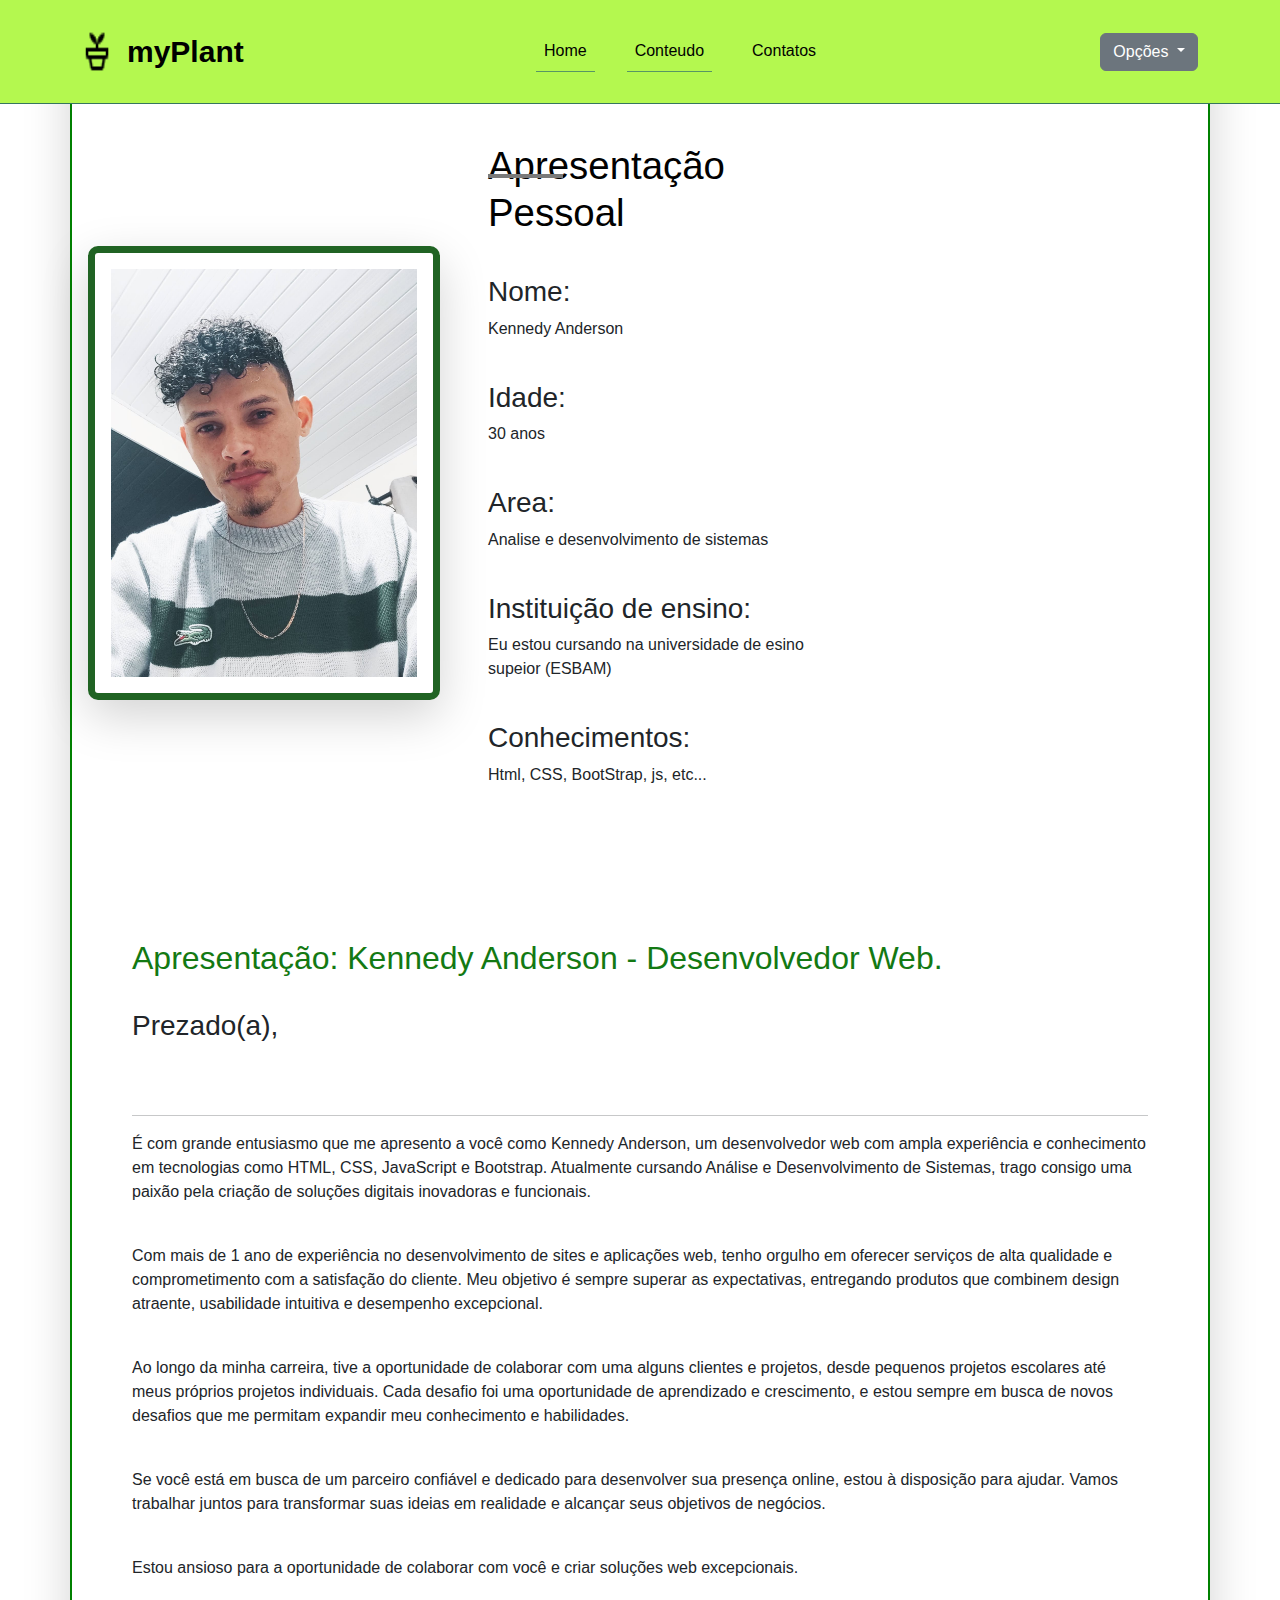
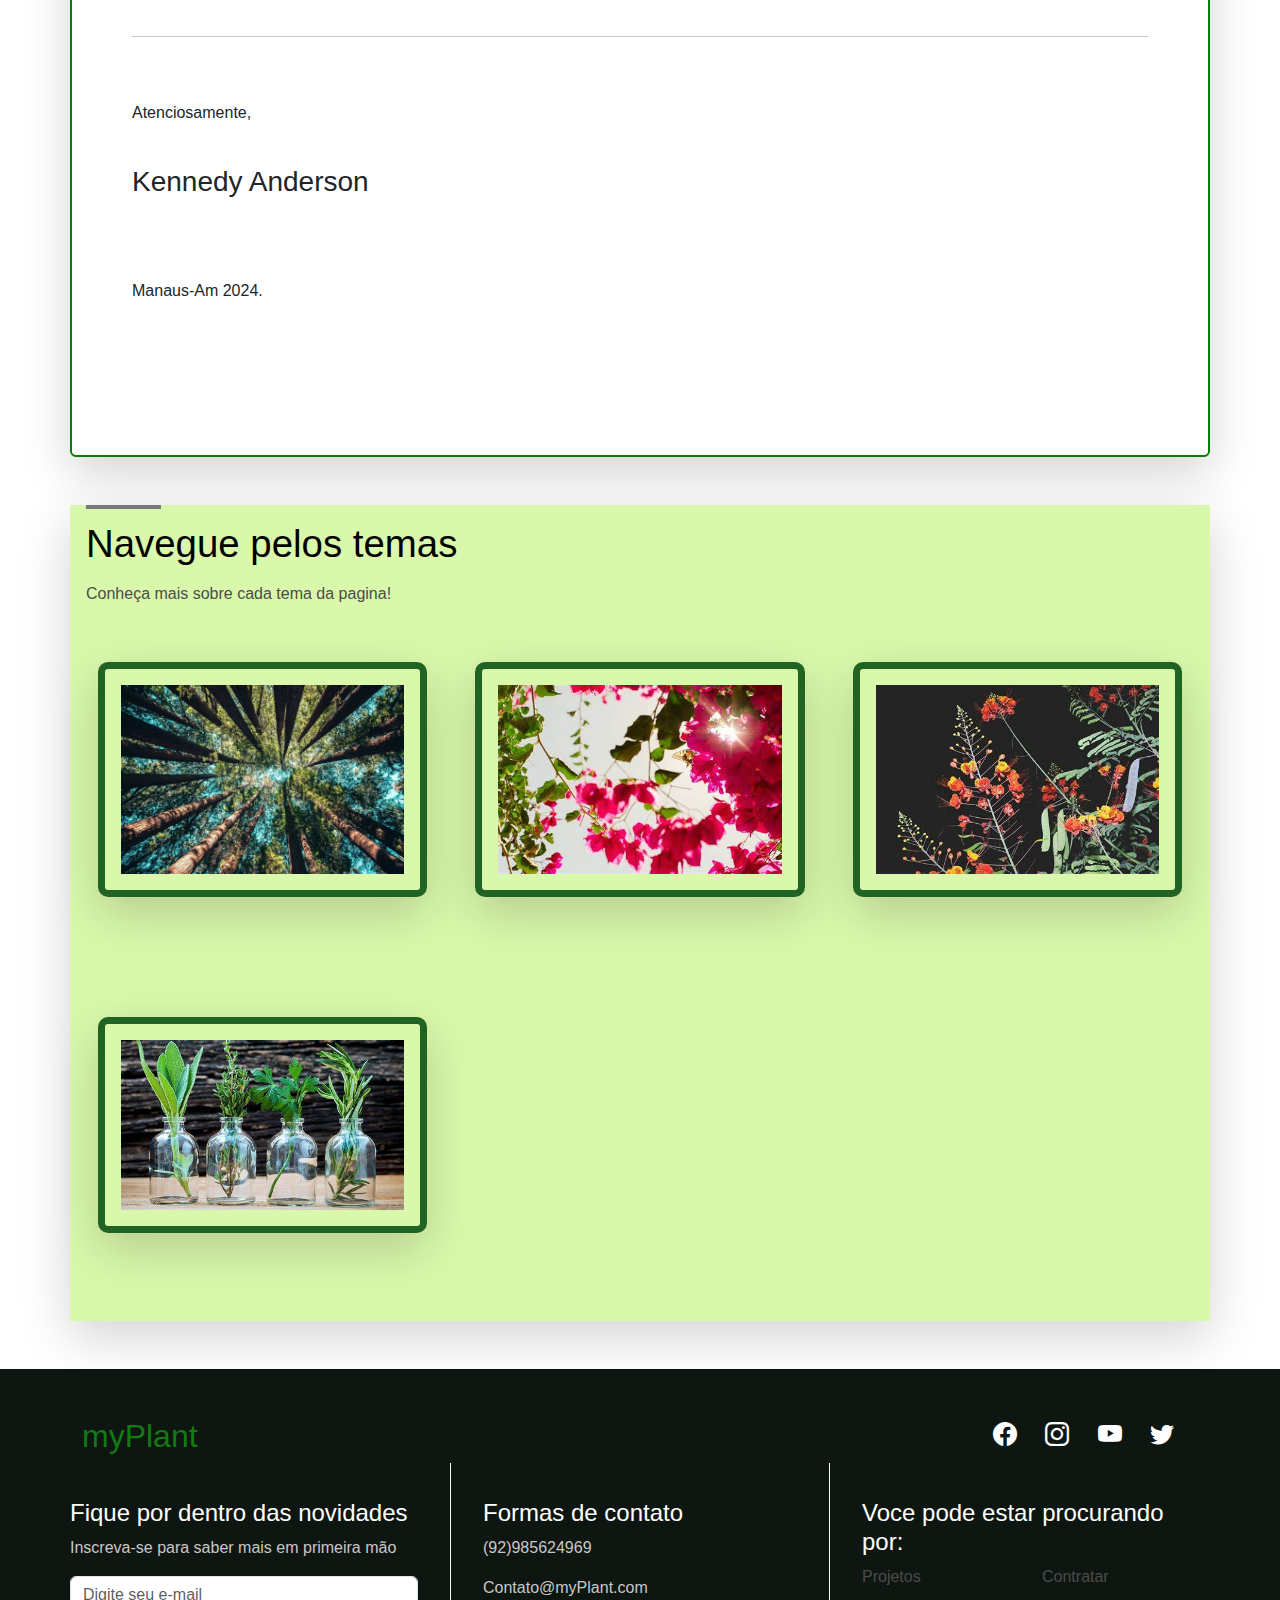
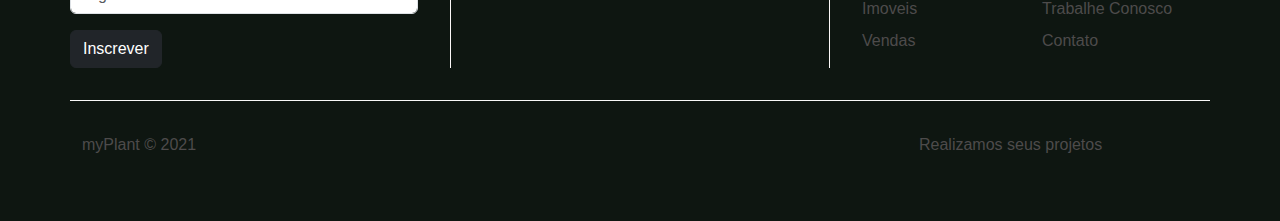
<file: pages/contato.html>
<!doctype html>
<html lang="pt-br">
  <head>
      <!-- Required meta tags -->
    <meta charset="utf-8">
    <meta name="viewport" content="width=device-width, initial-scale=1, shrink-to-fit=no">
      <!-- BootStrap CSS -->
    <link href="https://cdn.jsdelivr.net/npm/bootstrap@5.3.3/dist/css/bootstrap.min.css" 
    rel="stylesheet" 
    integrity="sha384-QWTKZyjpPEjISv5WaRU9OFeRpok6YctnYmDr5pNlyT2bRjXh0JMhjY6hW+ALEwIH" 
    crossorigin="anonymous">
    <title>iPlants</title>
      <!-- BootStrap Icon -->
    <link rel="stylesheet" href="https://cdn.jsdelivr.net/npm/bootstrap-icons@1.11.3/font/bootstrap-icons.min.css">
      <!-- link meu CSS -->
    <link rel="stylesheet" href="/assents/css/stilo.css">
      <!-- BootStrap JS -->
    <script src="https://cdn.jsdelivr.net/npm/bootstrap@5.3.3/dist/js/bootstrap.bundle.min.js" 
    integrity="sha384-YvpcrYf0tY3lHB60NNkmXc5s9fDVZLESaAA55NDzOxhy9GkcIdslK1eN7N6jIeHz" 
    crossorigin="anonymous"></script>
  </head>
  <body>
    <!-- NavBar-->
    <nav class="navbar navbar-expand-lg fixed-top bg-primary-color bg-secondary-color" id="navbar">
      <div class="container py-3">
        <a href="../index.html" class="navbar-brand">
          <img src="/assents/images/potted_plant_FILL0_wght400_GRAD0_opsz24.png" alt="myPlant">
          <span>myPlant</span>
        </a>
      <button 
        class="navbar-toggler m-end" 
        type="button" 
        data-bs-toggle="collapse"
        data-bs-target="#navbar-items"
        aria-controls="navbar-items"
        aria-expanded="false"
        aria-label="Toggle navigation"
        >
          <i class="bi bi-list"></i>
      </button>
      <div class="collapse navbar-collapse" id="navbar-items">
        <ul class="navbar-nav me-auto mb-2 mb-lg-0 bg-secondary-color">
          <li class="nav-item">
            <a href="../index.html" class="nav-link active primary-color" aria-current="page">Home</a>
          </li>
          <li class="nav-item">
            <a href="/pages/Conteudos.html" class="nav-link active primary-color" aria-current="page">Conteudo</a>
          </li>
          <li class="nav-item">
            <a href="/pages/contato.html" class="nav-link primary-color">Contatos</a>
          </li>
        </ul>
        <div class="dropdown bg-secondary-color">
          <button class="btn btn-secondary dropdown-toggle" type="button" id="dropdownMenuButton1" data-bs-toggle="dropdown" aria-expanded="false">
           Opções
          </button>
          <ul class="dropdown-menu bg-secondary-color" aria-labelledby="dropdownMenuButton1">
            <li><a class="dropdown-item" href="/pages/tema1.html" class="nav-link primary-color">Segredos Verdes</a></li>
            <li><a class="dropdown-item" href="/pages/tema2.html" class="nav-link primary-color">Vida em Flor</a></li>
            <li><a class="dropdown-item" href="/pages/tema3.html" class="nav-link primary-color">Maravilhas Botânicas</a></li>
            <li><a class="dropdown-item" href="/pages/tema4.html" class="nav-link primary-color">A Magia das Plantas</a></li>
          </ul>
        </div>
      </div>
      </div>
    </nav>
      <!-- conteudo da pagina -->
    <section class="container shadow-lg p-3 mb-5 bg-body rounded" id="info-container">
        <div class="col-12">
          <h2 class="title primary-color">Seja Bem Vindo(a).</h2>
          <p class="subtititle secondary-color">
            Saiba mais sobre o que vai encontar aqui!
          </p>
        </div>
        <div class="col-12">
          <div class="row">
            <div class="col-12 col-md-4" id="info-banner">

              <img 
              src="/assents/images/contato1.jpg" 
              alt="Informações" 
              class="img-fluid mb-4 mt-5 img-perfil shadow-lg p-3 mb-5"/>
              <div class="col-12 ms-5 mt-10"><br>
                <h2 class="title primary-color">Apresentação Pessoal</h2>
                <br>
                <h3>Nome:</h3>
                <p> Kennedy Anderson</p><br>
                <h3>Idade:</h3>
                <p>30 anos</p><br>
                <h3>Area:</h3>
                <p> Analise e desenvolvimento de sistemas</p><br>
                <h3>Instituição de ensino:</h3>
                <p> Eu estou cursando na universidade de esino supeior (ESBAM)</p><br>
                <h3>Conhecimentos:</h3>
                <p>Html, CSS, BootStrap, js, etc...</p><br>
              </div>
            </div>
            <div class="col-12 col-md-12" id="info-content">
              <div class="row">
                <br>
                <div class="col-12">
                
                  <p class="subtititle secondary-color">
                    <h2>Apresentação: Kennedy Anderson - Desenvolvedor Web.</h2>
                    <br>
                    <h3>Prezado(a),</h3><br><br><hr>
                   <p> É com grande entusiasmo que me apresento a você como Kennedy Anderson, 
                    um desenvolvedor web com ampla experiência e conhecimento em tecnologias como HTML, 
                    CSS, JavaScript e Bootstrap. Atualmente cursando Análise e Desenvolvimento de Sistemas, 
                    trago consigo uma paixão pela criação de soluções digitais inovadoras e funcionais.</p>
                    <br>
                    <p>Com mais de 1 ano de experiência no desenvolvimento de sites e aplicações web,
                        tenho orgulho em oferecer serviços de alta qualidade e comprometimento com a satisfação do cliente.
                         Meu objetivo é sempre superar as expectativas, entregando produtos que combinem design atraente,
                          usabilidade intuitiva e desempenho excepcional.</p>
                    <br>
                   <p> Ao longo da minha carreira, tive a oportunidade de colaborar com uma alguns clientes e projetos, 
                    desde pequenos projetos escolares até meus próprios projetos individuais. 
                    Cada desafio foi uma oportunidade de aprendizado e crescimento, e estou sempre em busca de novos desafios que 
                    me permitam expandir meu conhecimento e habilidades.</p>
                    <br>
                   <p> Se você está em busca de um parceiro confiável e dedicado para desenvolver sua presença online, 
                    estou à disposição para ajudar. Vamos trabalhar juntos para transformar suas ideias em 
                    realidade e alcançar seus objetivos de negócios.</p>
                    <br>
                    <p>Estou ansioso para a oportunidade de colaborar com você e criar soluções web excepcionais.</p>
                        
                    <br>
                    <hr>
                    <br><br>
                    <p>Atenciosamente,</p><br>
                    <h3>Kennedy Anderson</h3><br><br><br>
                    <p>Manaus-Am 2024.</p>
                </div>
              </div>
            </div>
          </div>
        </div>
      </section>
     <!-- Destaques -->
     <section class="container bg-primary-color shadow-lg p-3 mb-5" id="featured-container">
      <div class="col-12">
        <h2 class="title primary-color">Navegue pelos temas</h2>
        <p class="subtitle secondary-color">Conheça mais sobre cada tema da pagina!</p>
      </div>
      <div class="col-12" id="featured-images">
        <div class="row g-4">
            <div class="col-12 col-md-4 p-4">
              <img src="/assents/images/segredos1.jpg" alt="Projeto 1" class="img-fluid shadow-lg p-3 mb-5">
                <div class="banner-content">
                  <p class="secondary-color">Categoria</p>
                  <h3>Segredos Verdes</h3>
                  <a href="/pages/tema1.html">Para saber mais!</a>
                </div>
            </div>
            <div class="col-12 col-md-4 p-4">
              <img src="/assents/images/vidaFlor1.jpg" alt="Projeto 1" class="img-fluid shadow-lg p-3 mb-5">
                <div class="banner-content">
                  <p class="secondary-color">Categoria</p>
                  <h3>Vida em Flor</h3>
                  <a href="/pages/tema2.html">Para saber mais!</a>
                </div>
            </div>
            <div class="col-12 col-md-4 p-4">
              <img src="/assents/images/maravilhas1.jpg" alt="Projeto 1" class="img-fluid shadow-lg p-3 mb-5">
                <div class="banner-content">
                  <p class="secondary-color">Categoria</p>
                  <h3>Maravilhas Botanicas</h3>
                  <a href="/pages/tema3.html">Para saber mais!</a>
                </div>
            </div>
            <div class="col-12 col-md-4 p-4">
              <img src="/assents/images/magiaP.jpg" alt="Projeto 1" class="img-fluid shadow-lg p-3 mb-5">
                <div class="banner-content">
                  <p class="secondary-color">Categoria</p>
                  <h3>A Magia das Plantas</h3>
                  <a href="/pages/tema4.html">Para saber mais!</a>
                </div>
            </div>
        </div>
      </div>
    </section>
      <!-- Footer -->
      <footer class="container-fluid bg-dark-color" id="footer">
        <div class="container">
          <div class="row">
            <!-- Fotter Top -->
            <div class="col-12" id="footer-top">
              <div class="row justify-content-between">
                <div class="col-4">
                  <h2>myPlant</h2>
                </div>
                <div class="col-4" id="social-icons">
                  <i class="bi bi-facebook"></i>
                  <i class="bi bi-instagram"></i>
                  <i class="bi bi-youtube"></i>
                  <i class="bi bi-twitter"></i>
                </div>
              </div>
            </div>
            <!--Footer Detalhes  -->
            <div class="col-12" id="footer-details">
              <div class="row">
                <div class="col-12 col-md-4" id="news-container">
                  <h4 class="primary-color">Fique por dentro das novidades</h4>
                  <p class="texto-branco">
                    Inscreva-se para saber mais em primeira mão
                  </p>
                  <form>
                    <div class="mb-3">
                      <input type="email" class="form-control" placeholder="Digite seu e-mail">
                    </div>
                    <buttom class="btn btn-dark" type="submit">Inscrever</buttom>
                  </form>
                </div>
                <div class="col-12 col-md-4" id="contact-container">
                  <h4 class="primary-color">Formas de contato</h4>
                  <p class="texto-branco">(92)985624969</p>
                  <p class="texto-branco">Contato@myPlant.com</p>
                </div>
                <div class="col-12 col-md-4" id="links-container">
                  <div class="row">
                    <h4 class="primary-color">Voce pode estar procurando por:</h4>
                    <div class="col-6">
                      <ul class="list-unstyled">
                        <li>
                          <a href="#" class="secondary-color">Projetos</a>
                        </li>
                        <li>
                          <a href="#" class="secondary-color">Imoveis</a>
                        </li>
                        <li>
                          <a href="#" class="secondary-color">Vendas</a>
                        </li>
                      </ul>
                    </div>
                    <div class="col-6">
                      <ul class="list-unstyled">
                        <li>
                          <a href="#" class="secondary-color">Contratar</a>
                        </li>
                        <li>
                          <a href="#" class="secondary-color">Trabalhe Conosco</a>
                        </li>
                        <li>
                          <a href="#" class="secondary-color">Contato</a>
                        </li>
                      </ul>
                    </div>
                  </div>
                </div>
              </div>
            </div>
            <!-- Footer Boottom -->
            <div class="col-12" id="footer-bottom"></div>
            <div class="row justify-content-between">
              <div class="col-12 col-md-3">
                <p class="secondary-color">myPlant &copy; 2021</p>
              </div>
              <div class="col-12 col-md-3">
                <p class="secondary-color">Realizamos seus projetos</p>
              </div>
            </div>
  
          </div>
        </div>
      </footer>
    </body>
  </html>
</file>
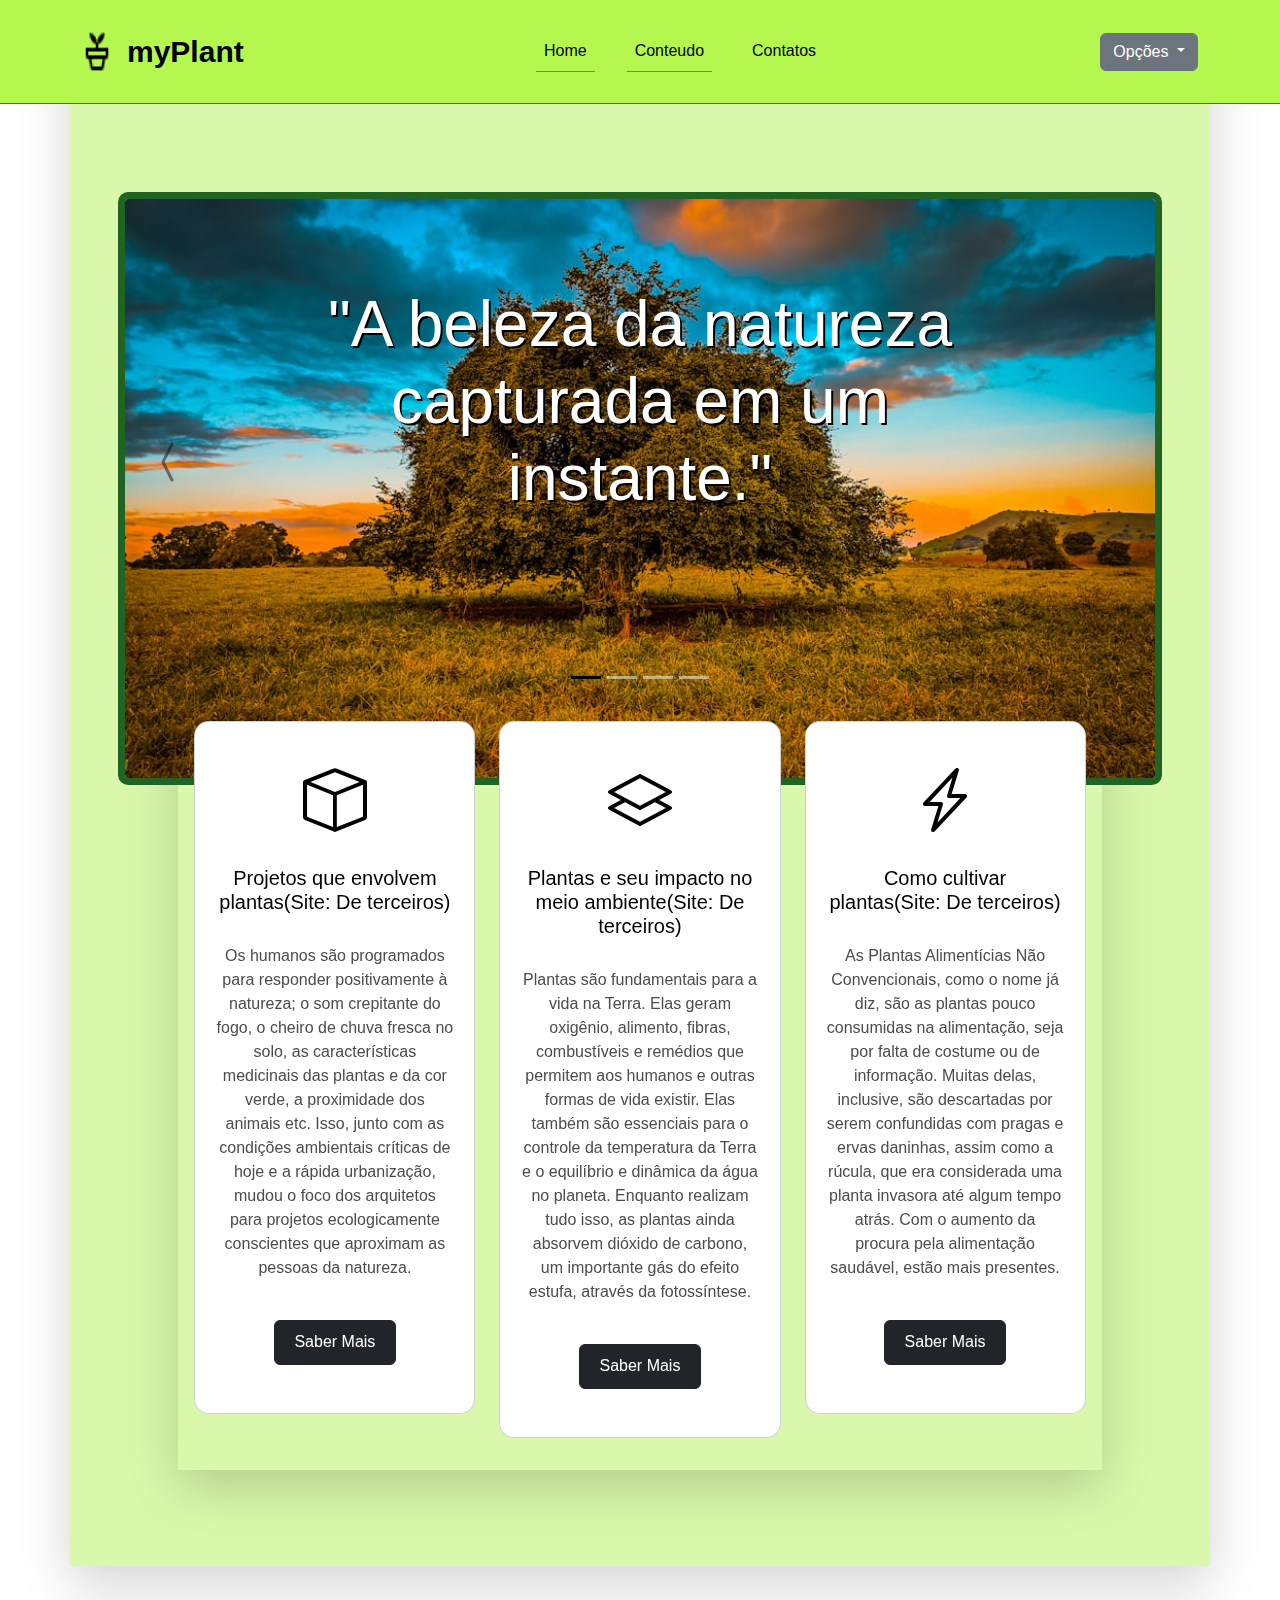
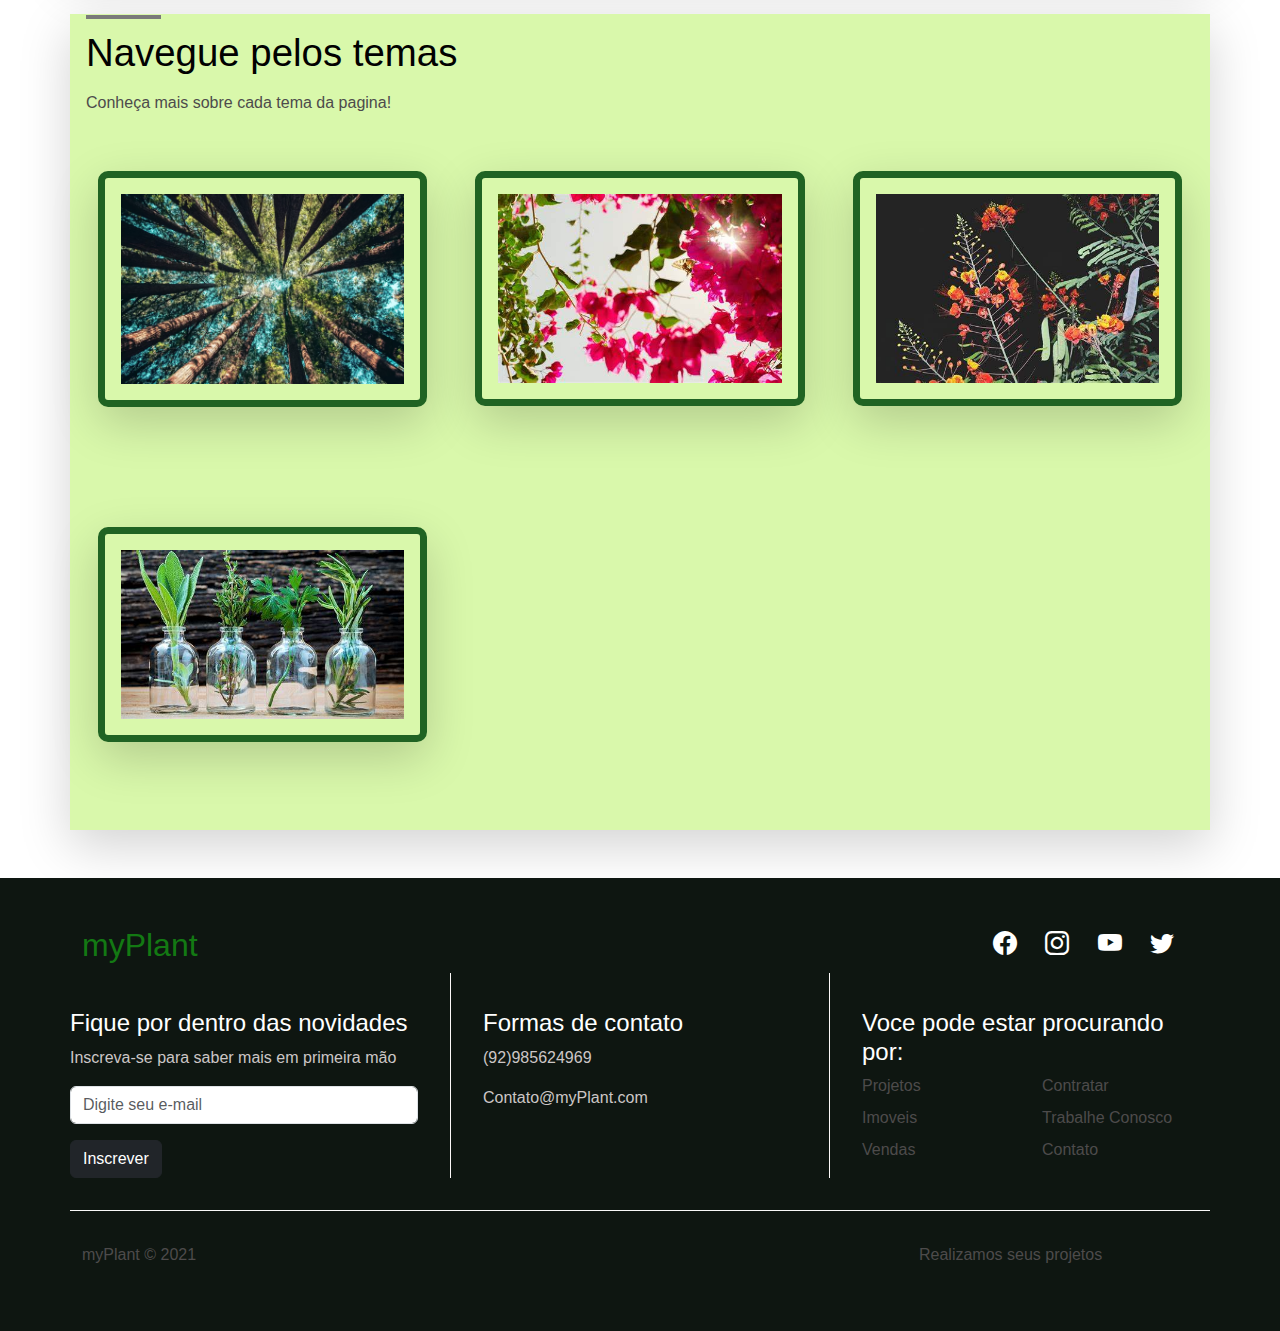
<file: pages/Conteudos.html>
<!Doctype html>
<html lang="pt-br">
  <head>
      <!-- Required meta tags -->
    <meta charset="utf-8">
    <meta name="viewport" content="width=device-width, initial-scale=1, shrink-to-fit=no">
      <!-- BootStrap CSS -->
    <link href="https://cdn.jsdelivr.net/npm/bootstrap@5.3.3/dist/css/bootstrap.min.css" 
    rel="stylesheet" 
    integrity="sha384-QWTKZyjpPEjISv5WaRU9OFeRpok6YctnYmDr5pNlyT2bRjXh0JMhjY6hW+ALEwIH" 
    crossorigin="anonymous">
    <title>iPlants</title>
      <!-- BootStrap Icon -->
    <link rel="stylesheet" href="https://cdn.jsdelivr.net/npm/bootstrap-icons@1.11.3/font/bootstrap-icons.min.css">
      <!-- link meu CSS -->
    <link rel="stylesheet" href="/assents/css/stilo.css">
      <!-- BootStrap JS -->
    <script src="https://cdn.jsdelivr.net/npm/bootstrap@5.3.3/dist/js/bootstrap.bundle.min.js" 
    integrity="sha384-YvpcrYf0tY3lHB60NNkmXc5s9fDVZLESaAA55NDzOxhy9GkcIdslK1eN7N6jIeHz" 
    crossorigin="anonymous"></script>
  </head>
  <body>
    <!-- NavBar-->
    <nav class="navbar navbar-expand-lg fixed-top bg-primary-color bg-secondary-color" id="navbar">
      <div class="container py-3">
        <a href="/pages/paginaInicial.html" class="navbar-brand">
          <img src="/assents/images/potted_plant_FILL0_wght400_GRAD0_opsz24.png" alt="myPlant">
          <span>myPlant</span>
        </a>
      <button 
        class="navbar-toggler m-end" 
        type="button" 
        data-bs-toggle="collapse"
        data-bs-target="#navbar-items"
        aria-controls="navbar-items"
        aria-expanded="false"
        aria-label="Toggle navigation"
        >
          <i class="bi bi-list"></i>
      </button>
      <div class="collapse navbar-collapse" id="navbar-items">
        <ul class="navbar-nav me-auto mb-2 mb-lg-0 bg-secondary-color">
          <li class="nav-item">
            <a href="/pages/paginaInicial.html" class="nav-link active primary-color" aria-current="page">Home</a>
          </li>
          <li class="nav-item">
            <a href="/pages/Conteudos.html" class="nav-link active primary-color" aria-current="page">Conteudo</a>
          </li>
          <li class="nav-item">
            <a href="/pages/contato.html" class="nav-link primary-color">Contatos</a>
          </li>
        </ul>
        <div class="dropdown bg-secondary-color">
          <button class="btn btn-secondary dropdown-toggle" type="button" id="dropdownMenuButton1" data-bs-toggle="dropdown" aria-expanded="false">
           Opções
          </button>
          <ul class="dropdown-menu bg-secondary-color" aria-labelledby="dropdownMenuButton1">
            <li><a class="dropdown-item" href="/pages/tema1.html" class="nav-link primary-color">Segredos Verdes</a></li>
            <li><a class="dropdown-item" href="/pages/tema2.html" class="nav-link primary-color">Vida em Flor</a></li>
            <li><a class="dropdown-item" href="/pages/tema3.html" class="nav-link primary-color">Maravilhas Botânicas</a></li>
            <li><a class="dropdown-item" href="/pages/tema4.html" class="nav-link primary-color">A Magia das Plantas</a></li>
          </ul>
        </div>
      </div>
      </div>
    </nav>
    <!-- Slider -->
    <section class="container py-5 bg-primary-color shadow-lg p-3 mb-5" id="slider-container">
      <div class="carousel slide" id="slider" data-bs-ride="carousel">
        <div class="carousel-indicators">
          <button 
            type="button"
            class="active" 
            data-bs-target="#slider"
            data-bs-slide-to="0"
            aria-current="true"
            aria-label="Slide 1">
          </button>
          <button 
              type="button"
              data-bs-target="#slider"
              data-bs-slide-to="1"
              aria-label="Slide 2">
          </button>
          <button 
            type="button"
            data-bs-target="#slider"
            data-bs-slide-to="2"
            aria-label="Slide 3">
          </button>
          <button 
          type="button"
          data-bs-target="#slider"
          data-bs-slide-to="3"
          aria-label="Slide 4">
        </button>
        </div>
        <div class="carousel-inner">
          <div class="carousel-item active">
            <img src="/assents/images/slide1.jpg" alt="Casa 1" class="d-block w-100 h-100 .img-silde img-fluid mt-5"/>
            <div class="carousel-caption"><br><br>
              <h5>"A beleza da natureza capturada em um instante."</h5>
              
            </div>
          </div>
          <div class="carousel-item">
              <img src="/assents/images/slide2.jpg" alt="Casa 2" class="d-block w-100 .img-silde img-fluid"/>
              <div class="carousel-caption"><br><br>
                <h5>"A simplicidade da natureza revela sua grandeza."</h5>
                
              </div>
            </div>
            <div class="carousel-item">
                <img src="/assents/images/slide3.jpg" alt="Casa 3" class="d-block w-100 .img-silde img-fluid"/>
                <div class="carousel-caption"><br><br>
                  <h5>"Em cada detalhe, a natureza revela sua perfeição."</h5>
                  
                </div>
              </div>
              <div class="carousel-item">
                <img src="/assents/images/lendaria.jpg" alt="Casa 4" class="d-block w-100 .img-silde img-fluid"/>
                <div class="carousel-caption"><br><br>
                  <h5>"A serenidade da natureza nos lembra de nossa conexão com o mundo ao nosso redor."</h5>
                 
                </div>
              </div>

      </div>
      <button 
          class="carousel-control-prev"
          type="button"
          data-bs-target="#slider"
          data-bs-slide="prev"
        >
          <i class="bi bi-chevron-compact-left"></i>
          <span class="visually-hidden">Previous</span>
        </button>
        <button 
          class="carousel-control-next"
          type="button"
          data-bs-target="#slider"
          data-bs-slide="next"
          >
          <i class="bi bi-chevron-compact-rigth"></i>
          <span class="visually-hidden">Next</span>
      </button>
      </div>
      <!-- Mini Banners -->

        <div class="col-12 col-md-10 offset-md-1 shadow-lg p-3 mb-5" id="mini-banners">
          <div class="row">
            <div class="col-12 col-md-4">
              <div class="card text-center">
                <i class="bi bi-box primary-color"></i>
                <div class="card-body">
                  <h5 class="card-title primary-color">Projetos que envolvem plantas(Site: De terceiros)</h5>
                  <p class="card-text secondary-color">
                    Os humanos são programados para responder positivamente à natureza; o som crepitante do fogo, 
                    o cheiro de chuva fresca no solo, as características medicinais das plantas e da cor verde, 
                    a proximidade dos animais etc. Isso, junto com as condições ambientais críticas de hoje e a rápida urbanização,
                     mudou o foco dos arquitetos para projetos ecologicamente conscientes que aproximam as pessoas da natureza.
                  </p>
                  <a href="https://www.archdaily.com.br/" class="btn btn-dark">Saber Mais</a>
                </div>
              </div>
            </div>
            <div class="col-12 col-md-4">
              <div class="card text-center">
                <i class="bi bi-layers primary-color"></i>
                <div class="card-body">
                  <h5 class="card-title primary-color">Plantas e seu impacto no meio ambiente(Site: De terceiros)</h5>
                  <p class="card-text secondary-color">
                    Plantas são fundamentais para a vida na Terra. Elas geram oxigênio, alimento, 
                    fibras, combustíveis e remédios que permitem aos humanos e outras formas de vida existir.
                     Elas também são essenciais para o controle da temperatura da Terra e o 
                     equilíbrio e dinâmica da água no planeta.
                    Enquanto realizam tudo isso, as plantas ainda absorvem dióxido de carbono,
                    um importante gás do efeito estufa, através da fotossíntese.
                  </p>
                  <a href="https://biologo.com.br/" class="btn btn-dark">Saber Mais</a>
                </div>
              </div>
            </div>
            <div class="col-12 col-md-4">
              <div class="card text-center">
                <i class="bi bi-lightning-charge primary-color"></i>
                <div class="card-body">
                  <h5 class="card-title primary-color">Como cultivar plantas(Site: De terceiros)</h5>
                  <p class="card-text secondary-color">
                    As Plantas Alimentícias Não Convencionais, como o nome já diz, 
                    são as plantas pouco consumidas na alimentação, seja por falta de costume ou de informação. 
                    Muitas delas, inclusive, são descartadas por serem confundidas com pragas e ervas daninhas, 
                    assim como a rúcula, que era considerada uma planta invasora até algum tempo atrás.
                    Com o aumento da procura pela alimentação saudável, estão mais presentes. 
  
                  </p>
                  <a href="#" class="btn btn-dark">Saber Mais</a>
                </div>
              </div>
            </div>

          </div>
        </div>
    </section>
     <!-- Destaques -->
    <section class="container bg-primary-color shadow-lg p-3 mb-5" id="featured-container">
        <div class="col-12">
          <h2 class="title primary-color">Navegue pelos temas</h2>
          <p class="subtitle secondary-color">Conheça mais sobre cada tema da pagina!</p>
        </div>
        <div class="col-12" id="featured-images">
          <div class="row g-4">
              <div class="col-12 col-md-4 p-4">
                <img src="/assents/images/segredos1.jpg" alt="Projeto 1" class="img-fluid shadow-lg p-3 mb-5">
                  <div class="banner-content">
                    <p class="secondary-color">Categoria</p>
                    <h3>Segredos Verdes</h3>
                    <a href="/pages/tema1.html">Para saber mais!</a>
                  </div>
              </div>
              <div class="col-12 col-md-4 p-4">
                <img src="/assents/images/vidaFlor1.jpg" alt="Projeto 1" class="img-fluid shadow-lg p-3 mb-5">
                  <div class="banner-content">
                    <p class="secondary-color">Categoria</p>
                    <h3>Vida em Flor</h3>
                    <a href="/pages/tema2.html">Para saber mais!</a>
                  </div>
              </div>
              <div class="col-12 col-md-4 p-4">
                <img src="/assents/images/maravilhas1.jpg" alt="Projeto 1" class="img-fluid shadow-lg p-3 mb-5">
                  <div class="banner-content">
                    <p class="secondary-color">Categoria</p>
                    <h3>Maravilhas Botanicas</h3>
                    <a href="/pages/tema3.html">Para saber mais!</a>
                  </div>
              </div>
              <div class="col-12 col-md-4 p-4">
                <img src="/assents/images/magiaP.jpg" alt="Projeto 1" class="img-fluid shadow-lg p-3 mb-5">
                  <div class="banner-content">
                    <p class="secondary-color">Categoria</p>
                    <h3>A Magia das Plantas</h3>
                    <a href="/pages/tema4.html">Para saber mais!</a>
                  </div>
              </div>
          </div>
        </div>
      </section>
      <!-- Footer -->
      <footer class="container-fluid bg-dark-color" id="footer">
        <div class="container">
          <div class="row">
            <!-- Fotter Top -->
            <div class="col-12" id="footer-top">
              <div class="row justify-content-between">
                <div class="col-4">
                  <h2>myPlant</h2>
                </div>
                <div class="col-4" id="social-icons">
                  <i class="bi bi-facebook"></i>
                  <i class="bi bi-instagram"></i>
                  <i class="bi bi-youtube"></i>
                  <i class="bi bi-twitter"></i>
                </div>
              </div>
            </div>
            <!--Footer Detalhes  -->
            <div class="col-12" id="footer-details">
              <div class="row">
                <div class="col-12 col-md-4" id="news-container">
                  <h4 class="primary-color">Fique por dentro das novidades</h4>
                  <p class="texto-branco">
                    Inscreva-se para saber mais em primeira mão
                  </p>
                  <form>
                    <div class="mb-3">
                      <input type="email" class="form-control" placeholder="Digite seu e-mail">
                    </div>
                    <buttom class="btn btn-dark" type="submit">Inscrever</buttom>
                  </form>
                </div>
                <div class="col-12 col-md-4" id="contact-container">
                  <h4 class="primary-color">Formas de contato</h4>
                  <p class="texto-branco">(92)985624969</p>
                  <p class="texto-branco">Contato@myPlant.com</p>
                </div>
                <div class="col-12 col-md-4" id="links-container">
                  <div class="row">
                    <h4 class="primary-color">Voce pode estar procurando por:</h4>
                    <div class="col-6">
                      <ul class="list-unstyled">
                        <li>
                          <a href="#" class="secondary-color">Projetos</a>
                        </li>
                        <li>
                          <a href="#" class="secondary-color">Imoveis</a>
                        </li>
                        <li>
                          <a href="#" class="secondary-color">Vendas</a>
                        </li>
                      </ul>
                    </div>
                    <div class="col-6">
                      <ul class="list-unstyled">
                        <li>
                          <a href="#" class="secondary-color">Contratar</a>
                        </li>
                        <li>
                          <a href="#" class="secondary-color">Trabalhe Conosco</a>
                        </li>
                        <li>
                          <a href="#" class="secondary-color">Contato</a>
                        </li>
                      </ul>
                    </div>
                  </div>
                </div>
              </div>
            </div>
            <!-- Footer Boottom -->
            <div class="col-12" id="footer-bottom"></div>
            <div class="row justify-content-between">
              <div class="col-12 col-md-3">
                <p class="secondary-color">myPlant &copy; 2021</p>
              </div>
              <div class="col-12 col-md-3">
                <p class="secondary-color">Realizamos seus projetos</p>
              </div>
            </div>
  
          </div>
        </div>
      </footer>
    </body>
  </html>
</file>
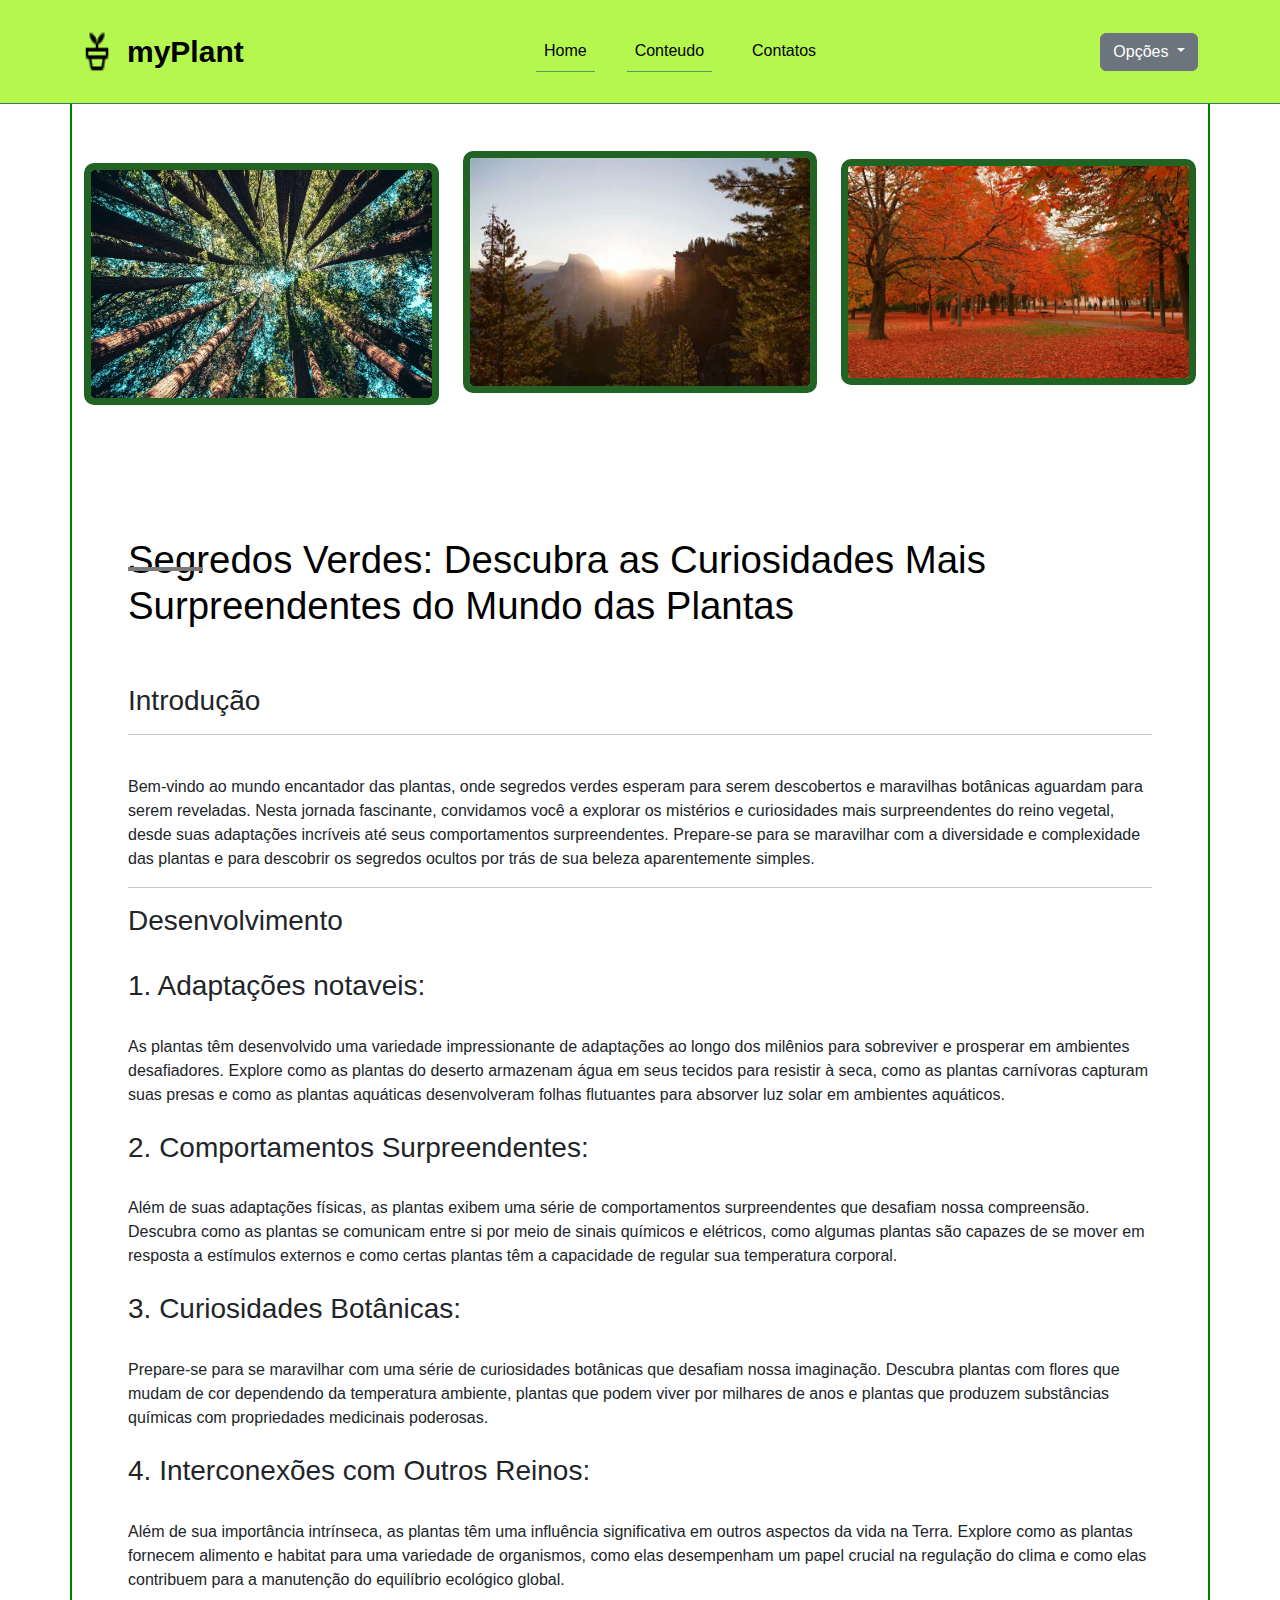
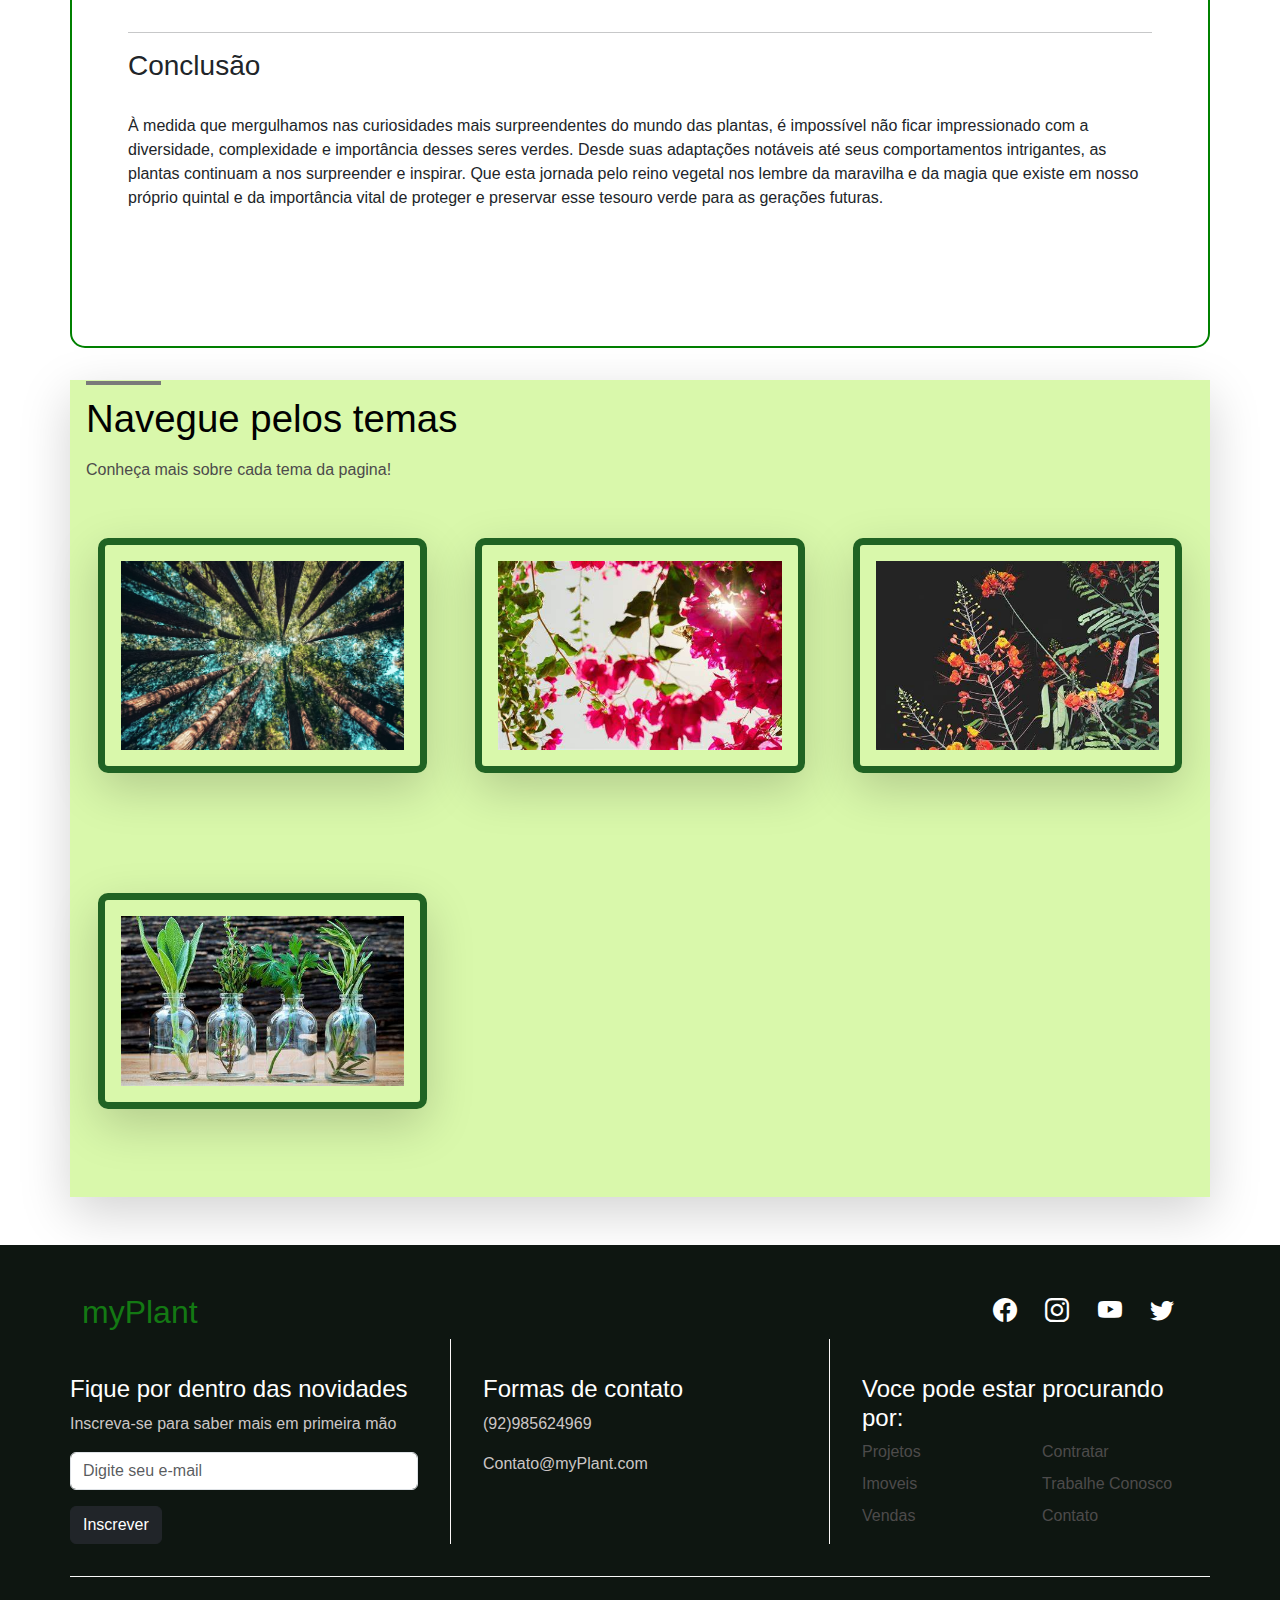
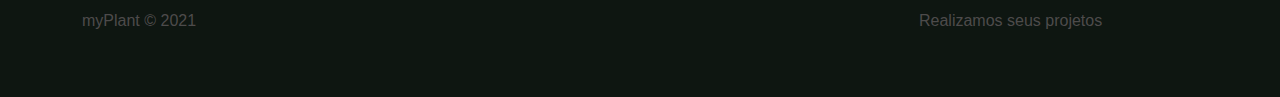
<file: pages/tema1.html>
<!doctype html>
<html lang="pt-br">
  <head>
      <!-- Required meta tags -->
    <meta charset="utf-8">
    <meta name="viewport" content="width=device-width, initial-scale=1, shrink-to-fit=no">
      <!-- BootStrap CSS -->
    <link href="https://cdn.jsdelivr.net/npm/bootstrap@5.3.3/dist/css/bootstrap.min.css" 
    rel="stylesheet" 
    integrity="sha384-QWTKZyjpPEjISv5WaRU9OFeRpok6YctnYmDr5pNlyT2bRjXh0JMhjY6hW+ALEwIH" 
    crossorigin="anonymous">
    <title>iPlants</title>
      <!-- BootStrap Icon -->
    <link rel="stylesheet" href="https://cdn.jsdelivr.net/npm/bootstrap-icons@1.11.3/font/bootstrap-icons.min.css">
      <!-- link meu CSS -->
    <link rel="stylesheet" href="/assents/css/stilo.css">
      <!-- BootStrap JS -->
    <script src="https://cdn.jsdelivr.net/npm/bootstrap@5.3.3/dist/js/bootstrap.bundle.min.js" 
    integrity="sha384-YvpcrYf0tY3lHB60NNkmXc5s9fDVZLESaAA55NDzOxhy9GkcIdslK1eN7N6jIeHz" 
    crossorigin="anonymous"></script>
  </head>
  <body>
    <!-- NavBar-->
    <nav class="navbar navbar-expand-lg fixed-top bg-primary-color bg-secondary-color" id="navbar">
      <div class="container py-3">
        <a href="../index.html" class="navbar-brand">
          <img src="/assents/images/potted_plant_FILL0_wght400_GRAD0_opsz24.png" alt="myPlant">
          <span>myPlant</span>
        </a>
      <button 
        class="navbar-toggler m-end" 
        type="button" 
        data-bs-toggle="collapse"
        data-bs-target="#navbar-items"
        aria-controls="navbar-items"
        aria-expanded="false"
        aria-label="Toggle navigation"
        >
          <i class="bi bi-list"></i>
      </button>
      <div class="collapse navbar-collapse" id="navbar-items">
        <ul class="navbar-nav me-auto mb-2 mb-lg-0 bg-secondary-color">
          <li class="nav-item">
            <a href="../index.html" class="nav-link active primary-color" aria-current="page">Home</a>
          </li>
          <li class="nav-item">
            <a href="/pages/Conteudos.html" class="nav-link active primary-color" aria-current="page">Conteudo</a>
          </li>
          <li class="nav-item">
            <a href="/pages/contato.html" class="nav-link primary-color">Contatos</a>
          </li>
        </ul>
        <div class="dropdown bg-secondary-color">
          <button class="btn btn-secondary dropdown-toggle" type="button" id="dropdownMenuButton1" data-bs-toggle="dropdown" aria-expanded="false">
           Opções
          </button>
          <ul class="dropdown-menu bg-secondary-color" aria-labelledby="dropdownMenuButton1">
            <li><a class="dropdown-item" href="/pages/tema1.html" class="nav-link primary-color">Segredos Verdes</a></li>
            <li><a class="dropdown-item" href="/pages/tema2.html" class="nav-link primary-color">Vida em Flor</a></li>
            <li><a class="dropdown-item" href="/pages/tema3.html" class="nav-link primary-color">Maravilhas Botânicas</a></li>
            <li><a class="dropdown-item" href="/pages/tema4.html" class="nav-link primary-color">A Magia das Plantas</a></li>
          </ul>
        </div>
      </div>
      </div>
    </nav>
      <!-- conteudos -->
    <section class="container" id="info-container">
        <div class="col-12">
          <h2 class="title primary-color">Seja Bem Vindo(a).</h2>
          <p class="subtititle secondary-color">
            Saiba mais sobre o que vai encontar aqui!
          </p>
        </div>
        <div class="col-12">
          <div class="row">
            <div class="col-12 col-md-4" id="info-banner">
              <img 
              src="/assents/images/segredos1.jpg" 
              alt="Informações" 
              class="img-fluid mb-4 mt-5"/> <br>
            </div>
            <div class="col-12 col-md-4" id="info-banner">
              <img 
              src="/assents/images/segredos2.jpg" 
              alt="Informações" 
              class="img-fluid mb-5 mt-5"/> <br>
            </div>
            <div class="col-12 col-md-4" id="info-banner">
              <img 
              src="/assents/images/introdução3.jpg" 
              alt="Informações" 
              class="img-fluid mb-5 mt-5"/>
            </div>
            <div class="col-12 col-md-12" id="info-content">
              <div class="row">
                <div class="col-12"> 
                  <h2 class="title primary-color">
                    Segredos Verdes: Descubra as Curiosidades Mais Surpreendentes do Mundo das Plantas
                </h2>
                  <p class="subtititle secondary-color">
                    <br>
                    <h3>Introdução</h3><hr>
                    <br>
                    Bem-vindo ao mundo encantador das plantas, onde segredos verdes esperam para serem descobertos e
                     maravilhas botânicas aguardam para serem reveladas. Nesta jornada fascinante, convidamos você a explorar 
                     os mistérios e curiosidades mais surpreendentes do reino vegetal, desde suas adaptações incríveis até seus 
                     comportamentos surpreendentes. Prepare-se para se maravilhar com a diversidade e complexidade das plantas
                      e para descobrir os segredos ocultos por trás de sua beleza aparentemente simples.
                    <br><hr>
                    <h3>Desenvolvimento</h3>
                    <br>
                    <h3>1. Adaptações notaveis:</h3>
                    <br>
                    As plantas têm desenvolvido uma variedade impressionante de adaptações ao longo dos milênios para 
                    sobreviver e prosperar em ambientes desafiadores. Explore como as plantas do deserto armazenam 
                    água em seus tecidos para resistir à seca, como as plantas carnívoras capturam suas presas e como 
                    as plantas aquáticas desenvolveram folhas flutuantes para absorver luz solar em ambientes aquáticos.
                     <br><br>
                     <h3>2. Comportamentos Surpreendentes:</h3>
                    <br>
                    Além de suas adaptações físicas, as plantas exibem uma série de comportamentos surpreendentes 
                    que desafiam nossa compreensão. Descubra como as plantas se comunicam entre si por meio de sinais 
                    químicos e elétricos, como algumas plantas são capazes de se mover em resposta a estímulos externos 
                    e como certas plantas têm a capacidade de regular sua temperatura corporal.
                     <br><br>
                     <h3>3. Curiosidades Botânicas:</h3>
                     <br>
                     Prepare-se para se maravilhar com uma série de curiosidades botânicas que desafiam nossa imaginação. 
                     Descubra plantas com flores que mudam de cor dependendo da temperatura ambiente, 
                     plantas que podem viver por milhares de anos e plantas que produzem substâncias químicas com 
                     propriedades medicinais poderosas.
                      <br><br>
                      <h3>4. Interconexões com Outros Reinos:</h3>
                      <br>
                      Além de sua importância intrínseca, as plantas têm uma influência significativa em outros aspectos da vida na Terra.
                       Explore como as plantas fornecem alimento e habitat para uma variedade de organismos, 
                       como elas desempenham um papel crucial na regulação do clima e como elas contribuem para a 
                       manutenção do equilíbrio ecológico global.
                       <br><br>
                       <hr>
                       <h3>Conclusão</h3>
                       <br>
                       À medida que mergulhamos nas curiosidades mais surpreendentes do mundo das plantas, 
                       é impossível não ficar impressionado com a diversidade, complexidade e importância desses seres verdes. 
                       Desde suas adaptações notáveis até seus comportamentos intrigantes, 
                       as plantas continuam a nos surpreender e inspirar. Que esta jornada pelo reino vegetal nos
                        lembre da maravilha e da magia que existe em nosso próprio quintal e da importância vital de proteger 
                        e preservar esse tesouro verde para as gerações futuras.
                    <br>                                   
                  </p>
                </div>
              </div>
            </div>
          </div>
        </div>
      </section>
     <!-- Destaques -->
     <section class="container bg-primary-color shadow-lg p-3 mb-5" id="featured-container">
      <div class="col-12">
        <h2 class="title primary-color">Navegue pelos temas</h2>
        <p class="subtitle secondary-color">Conheça mais sobre cada tema da pagina!</p>
      </div>
      <div class="col-12" id="featured-images">
        <div class="row g-4">
            <div class="col-12 col-md-4 p-4">
              <img src="/assents/images/segredos1.jpg" alt="Projeto 1" class="img-fluid shadow-lg p-3 mb-5">
                <div class="banner-content">
                  <p class="secondary-color">Categoria</p>
                  <h3>Segredos Verdes</h3>
                  <a href="/pages/tema1.html">Para saber mais!</a>
                </div>
            </div>
            <div class="col-12 col-md-4 p-4">
              <img src="/assents/images/vidaFlor1.jpg" alt="Projeto 1" class="img-fluid shadow-lg p-3 mb-5">
                <div class="banner-content">
                  <p class="secondary-color">Categoria</p>
                  <h3>Vida em Flor</h3>
                  <a href="/pages/tema2.html">Para saber mais!</a>
                </div>
            </div>
            <div class="col-12 col-md-4 p-4">
              <img src="/assents/images/maravilhas1.jpg" alt="Projeto 1" class="img-fluid shadow-lg p-3 mb-5">
                <div class="banner-content">
                  <p class="secondary-color">Categoria</p>
                  <h3>Maravilhas Botanicas</h3>
                  <a href="/pages/tema3.html">Para saber mais!</a>
                </div>
            </div>
            <div class="col-12 col-md-4 p-4">
              <img src="/assents/images/magiaP.jpg" alt="Projeto 1" class="img-fluid shadow-lg p-3 mb-5">
                <div class="banner-content">
                  <p class="secondary-color">Categoria</p>
                  <h3>A Magia das Plantas</h3>
                  <a href="/pages/tema4.html">Para saber mais!</a>
                </div>
            </div>
        </div>
      </div>
    </section>
  <!-- Footer -->
  <footer class="container-fluid bg-dark-color" id="footer">
    <div class="container">
      <div class="row">
        <!-- Fotter Top -->
        <div class="col-12" id="footer-top">
          <div class="row justify-content-between">
            <div class="col-4">
              <h2>myPlant</h2>
            </div>
            <div class="col-4" id="social-icons">
              <i class="bi bi-facebook"></i>
              <i class="bi bi-instagram"></i>
              <i class="bi bi-youtube"></i>
              <i class="bi bi-twitter"></i>
            </div>
          </div>
        </div>
        <!--Footer Detalhes  -->
        <div class="col-12" id="footer-details">
          <div class="row">
            <div class="col-12 col-md-4" id="news-container">
              <h4 class="primary-color">Fique por dentro das novidades</h4>
              <p class="texto-branco">
                Inscreva-se para saber mais em primeira mão
              </p>
              <form>
                <div class="mb-3">
                  <input type="email" class="form-control" placeholder="Digite seu e-mail">
                </div>
                <buttom class="btn btn-dark" type="submit">Inscrever</buttom>
              </form>
            </div>
            <div class="col-12 col-md-4" id="contact-container">
              <h4 class="primary-color">Formas de contato</h4>
              <p class="texto-branco">(92)985624969</p>
              <p class="texto-branco">Contato@myPlant.com</p>
            </div>
            <div class="col-12 col-md-4" id="links-container">
              <div class="row">
                <h4 class="primary-color">Voce pode estar procurando por:</h4>
                <div class="col-6">
                  <ul class="list-unstyled">
                    <li>
                      <a href="#" class="secondary-color">Projetos</a>
                    </li>
                    <li>
                      <a href="#" class="secondary-color">Imoveis</a>
                    </li>
                    <li>
                      <a href="#" class="secondary-color">Vendas</a>
                    </li>
                  </ul>
                </div>
                <div class="col-6">
                  <ul class="list-unstyled">
                    <li>
                      <a href="#" class="secondary-color">Contratar</a>
                    </li>
                    <li>
                      <a href="#" class="secondary-color">Trabalhe Conosco</a>
                    </li>
                    <li>
                      <a href="#" class="secondary-color">Contato</a>
                    </li>
                  </ul>
                </div>
              </div>
            </div>
          </div>
        </div>
        <!-- Footer Boottom -->
        <div class="col-12" id="footer-bottom"></div>
        <div class="row justify-content-between">
          <div class="col-12 col-md-3">
            <p class="secondary-color">myPlant &copy; 2021</p>
          </div>
          <div class="col-12 col-md-3">
            <p class="secondary-color">Realizamos seus projetos</p>
          </div>
        </div>

      </div>
    </div>
  </footer>
</body>
</html>
</file>
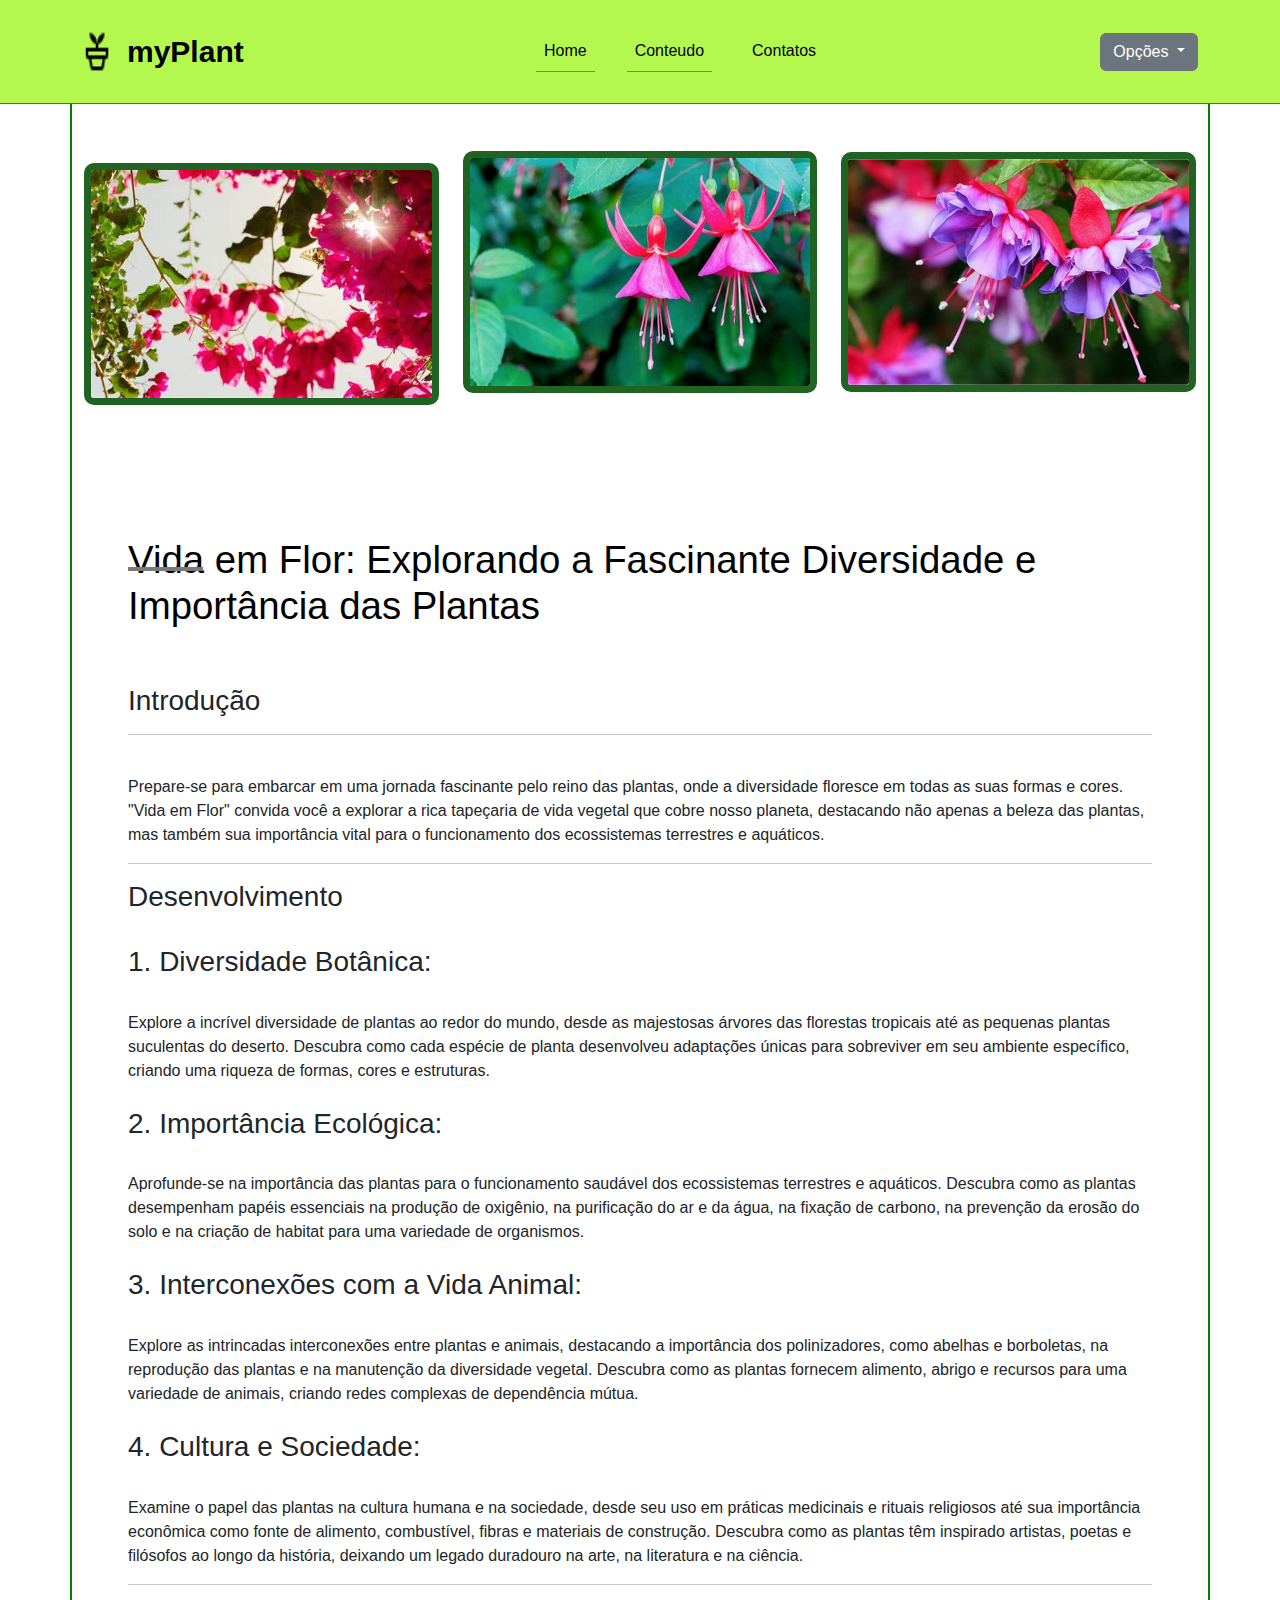
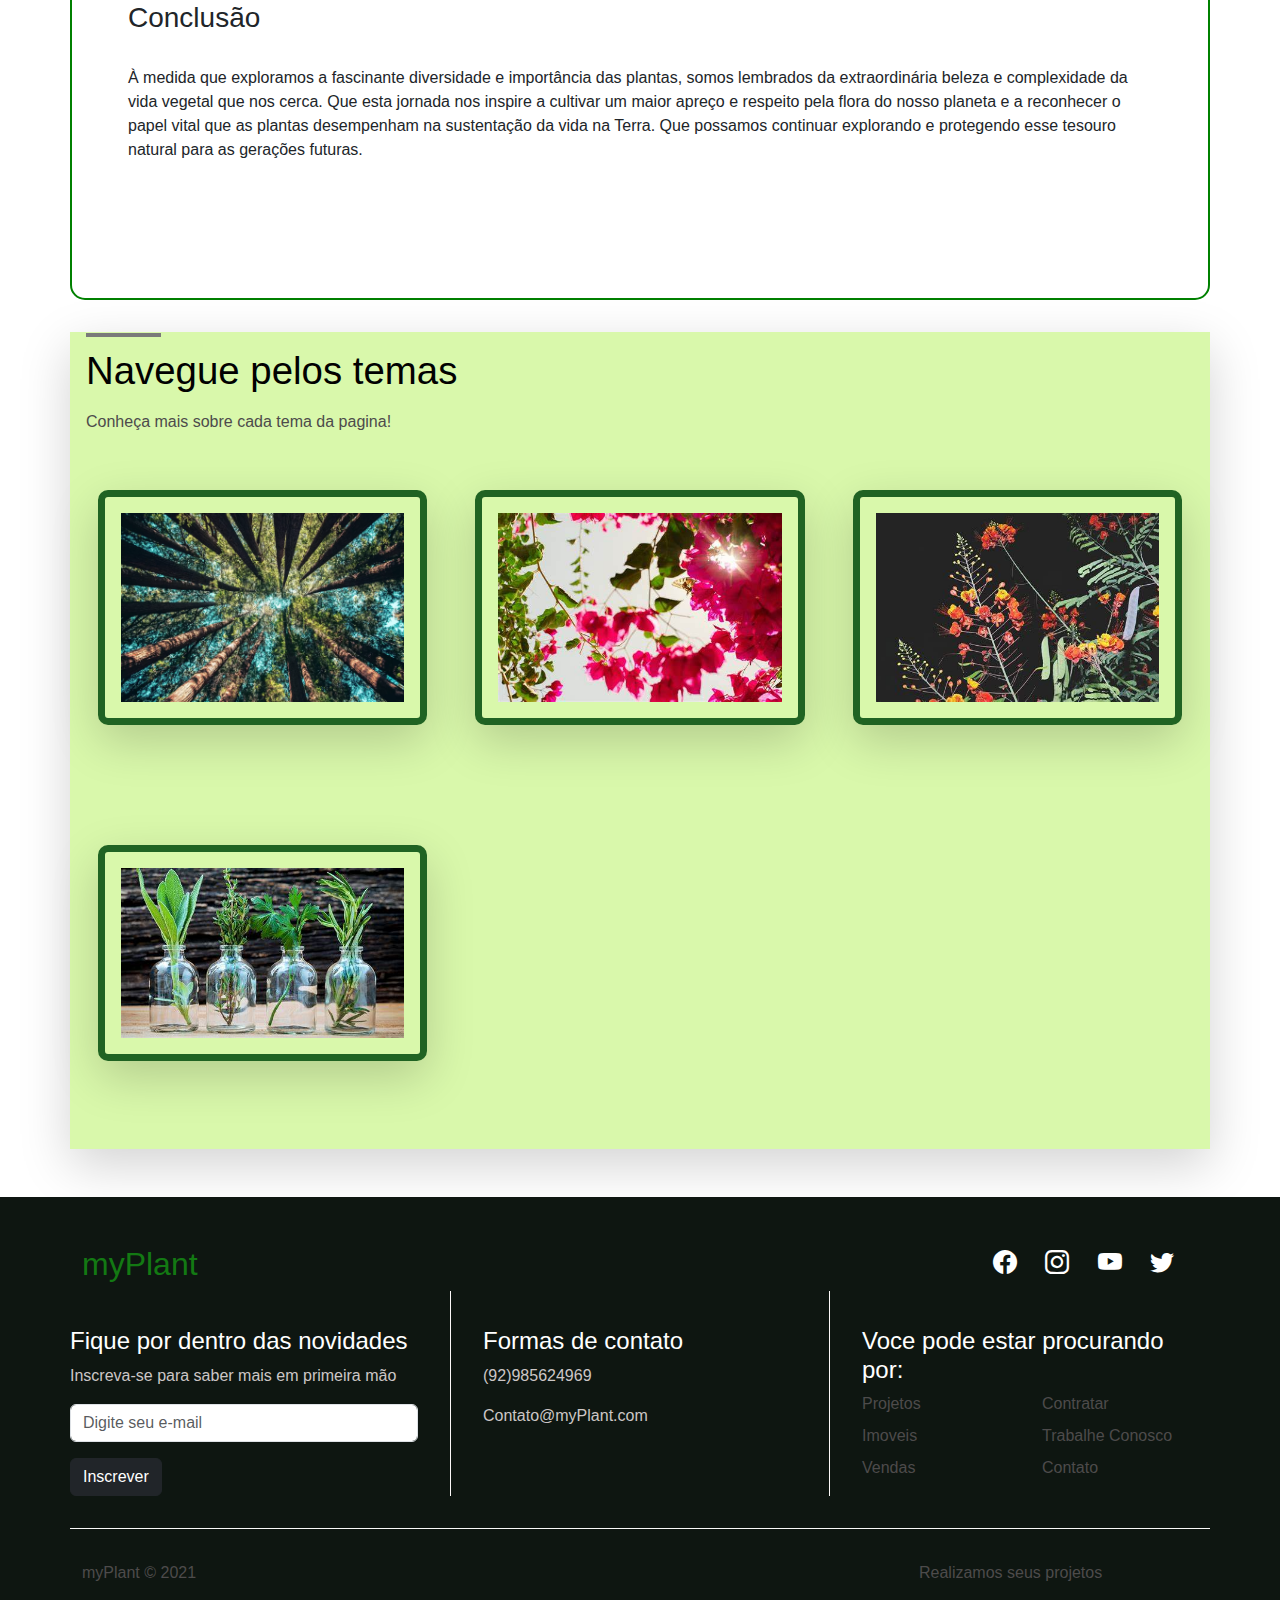
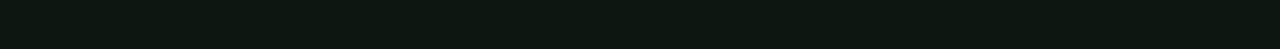
<file: pages/tema2.html>
<!doctype html>
<html lang="pt-br">
  <head>
      <!-- Required meta tags -->
    <meta charset="utf-8">
    <meta name="viewport" content="width=device-width, initial-scale=1, shrink-to-fit=no">
      <!-- BootStrap CSS -->
    <link href="https://cdn.jsdelivr.net/npm/bootstrap@5.3.3/dist/css/bootstrap.min.css" 
    rel="stylesheet" 
    integrity="sha384-QWTKZyjpPEjISv5WaRU9OFeRpok6YctnYmDr5pNlyT2bRjXh0JMhjY6hW+ALEwIH" 
    crossorigin="anonymous">
    <title>iPlants</title>
      <!-- BootStrap Icon -->
    <link rel="stylesheet" href="https://cdn.jsdelivr.net/npm/bootstrap-icons@1.11.3/font/bootstrap-icons.min.css">
      <!-- link meu CSS -->
    <link rel="stylesheet" href="/assents/css/stilo.css">
      <!-- BootStrap JS -->
    <script src="https://cdn.jsdelivr.net/npm/bootstrap@5.3.3/dist/js/bootstrap.bundle.min.js" 
    integrity="sha384-YvpcrYf0tY3lHB60NNkmXc5s9fDVZLESaAA55NDzOxhy9GkcIdslK1eN7N6jIeHz" 
    crossorigin="anonymous"></script>
  </head>
  <body>
    <!-- NavBar-->
    <nav class="navbar navbar-expand-lg fixed-top bg-primary-color bg-secondary-color" id="navbar">
      <div class="container py-3">
        <a href="../index.html" class="navbar-brand">
          <img src="/assents/images/potted_plant_FILL0_wght400_GRAD0_opsz24.png" alt="myPlant">
          <span>myPlant</span>
        </a>
      <button 
        class="navbar-toggler m-end" 
        type="button" 
        data-bs-toggle="collapse"
        data-bs-target="#navbar-items"
        aria-controls="navbar-items"
        aria-expanded="false"
        aria-label="Toggle navigation"
        >
          <i class="bi bi-list"></i>
      </button>
      <div class="collapse navbar-collapse" id="navbar-items">
        <ul class="navbar-nav me-auto mb-2 mb-lg-0 bg-secondary-color">
          <li class="nav-item">
            <a href="../index.html" class="nav-link active primary-color" aria-current="page">Home</a>
          </li>
          <li class="nav-item">
            <a href="/pages/Conteudos.html" class="nav-link active primary-color" aria-current="page">Conteudo</a>
          </li>
          <li class="nav-item">
            <a href="/pages/contato.html" class="nav-link primary-color">Contatos</a>
          </li>
        </ul>
        <div class="dropdown bg-secondary-color">
          <button class="btn btn-secondary dropdown-toggle" type="button" id="dropdownMenuButton1" data-bs-toggle="dropdown" aria-expanded="false">
           Opções
          </button>
          <ul class="dropdown-menu bg-secondary-color" aria-labelledby="dropdownMenuButton1">
            <li><a class="dropdown-item" href="/pages/tema1.html" class="nav-link primary-color">Segredos Verdes</a></li>
            <li><a class="dropdown-item" href="/pages/tema2.html" class="nav-link primary-color">Vida em Flor</a></li>
            <li><a class="dropdown-item" href="/pages/tema3.html" class="nav-link primary-color">Maravilhas Botânicas</a></li>
            <li><a class="dropdown-item" href="/pages/tema4.html" class="nav-link primary-color">A Magia das Plantas</a></li>
          </ul>
        </div>
      </div>
      </div>
    </nav>
     <!-- conteudos -->
     <section class="container" id="info-container">
        <div class="col-12">
          <h2 class="title primary-color">Seja Bem Vindo(a).</h2>
          <p class="subtititle secondary-color">
            Saiba mais sobre o que vai encontar aqui!
          </p>
        </div>
        <div class="col-12">
          <div class="row">
            <div class="col-12 col-md-4" id="info-banner">
              <img 
              src="/assents/images/vidaFlor1.jpg" 
              alt="Informações" 
              class="img-fluid mb-4 mt-5"/>
            </div>
            <div class="col-12 col-md-4" id="info-banner">
              <img 
              src="/assents/images/vidaFlor2.jpg" 
              alt="Informações" 
              class="img-fluid mb-5 mt-5"/>
            </div>
            <div class="col-12 col-md-4" id="info-banner">
              <img 
              src="/assents/images/vidaFlor3.jpg" 
              alt="Informações" 
              class="img-fluid mb-5 mt-5"/>
            </div>
            <div class="col-12 col-md-12" id="info-content">
              <div class="row">
                <div class="col-12"> 
                  <h2 class="title primary-color">
                    Vida em Flor: Explorando a Fascinante Diversidade e Importância das Plantas
                </h2>
                  <p class="subtititle secondary-color">
                    <br>
                    <h3>Introdução</h3><hr>
                    <br>
                    Prepare-se para embarcar em uma jornada fascinante pelo reino das plantas, 
                    onde a diversidade floresce em todas as suas formas e cores. "Vida em Flor"
                     convida você a explorar a rica tapeçaria de vida vegetal que cobre nosso planeta, 
                     destacando não apenas a beleza das plantas, mas também sua importância 
                     vital para o funcionamento dos ecossistemas terrestres e aquáticos.
                    <br><hr>
                    <h3>Desenvolvimento</h3>
                    <br>
                    <h3>1. Diversidade Botânica:</h3>
                    <br>
                    Explore a incrível diversidade de plantas ao redor do mundo, desde as majestosas árvores das florestas tropicais 
                    até as pequenas plantas suculentas do deserto. Descubra como cada espécie de planta desenvolveu 
                    adaptações únicas para sobreviver em seu ambiente específico, criando uma riqueza de formas, cores e estruturas.
                     <br><br>
                     <h3>2. Importância Ecológica:</h3>
                    <br>
                    Aprofunde-se na importância das plantas para o funcionamento saudável dos ecossistemas terrestres e aquáticos.
                     Descubra como as plantas desempenham papéis essenciais na produção de oxigênio, 
                     na purificação do ar e da água, na fixação de carbono, na prevenção da erosão do 
                     solo e na criação de habitat para uma variedade de organismos.
                     <br><br>
                     <h3>3. Interconexões com a Vida Animal:</h3>
                     <br>
                     Explore as intrincadas interconexões entre plantas e animais, destacando a importância dos polinizadores,
                      como abelhas e borboletas, na reprodução das plantas e na manutenção da diversidade vegetal. 
                      Descubra como as plantas fornecem alimento, abrigo e recursos para uma variedade de animais, 
                      criando redes complexas de dependência mútua.
                      <br><br>
                      <h3>4. Cultura e Sociedade:</h3>
                      <br>
                      Examine o papel das plantas na cultura humana e na sociedade, desde seu uso em práticas medicinais e rituais religiosos 
                      até sua importância econômica como fonte de alimento, combustível, fibras e materiais de construção. 
                      Descubra como as plantas têm inspirado artistas, poetas e filósofos ao longo da história, deixando 
                      um legado duradouro na arte, na literatura e na ciência.
                       <hr>
                       <h3>Conclusão</h3>
                       <br>
                       À medida que exploramos a fascinante diversidade e importância das plantas,
                        somos lembrados da extraordinária beleza 
                       e complexidade da vida vegetal que nos cerca. Que esta jornada nos inspire a 
                       cultivar um maior apreço e respeito pela flora do nosso planeta e a reconhecer o papel 
                       vital que as plantas desempenham na sustentação da vida na Terra. Que possamos continuar 
                       explorando e protegendo esse tesouro natural para as gerações futuras.
                    <br>                                   
                  </p>
                </div>
              </div>
            </div>
          </div>
        </div>
      </section>
       <!-- Destaques -->
       <section class="container bg-primary-color shadow-lg p-3 mb-5" id="featured-container">
        <div class="col-12">
          <h2 class="title primary-color">Navegue pelos temas</h2>
          <p class="subtitle secondary-color">Conheça mais sobre cada tema da pagina!</p>
        </div>
        <div class="col-12" id="featured-images">
          <div class="row g-4">
              <div class="col-12 col-md-4 p-4">
                <img src="/assents/images/segredos1.jpg" alt="Projeto 1" class="img-fluid shadow-lg p-3 mb-5">
                  <div class="banner-content">
                    <p class="secondary-color">Categoria</p>
                    <h3>Segredos Verdes</h3>
                    <a href="/pages/tema1.html">Para saber mais!</a>
                  </div>
              </div>
              <div class="col-12 col-md-4 p-4">
                <img src="/assents/images/vidaFlor1.jpg" alt="Projeto 1" class="img-fluid shadow-lg p-3 mb-5">
                  <div class="banner-content">
                    <p class="secondary-color">Categoria</p>
                    <h3>Vida em Flor</h3>
                    <a href="/pages/tema2.html">Para saber mais!</a>
                  </div>
              </div>
              <div class="col-12 col-md-4 p-4">
                <img src="/assents/images/maravilhas1.jpg" alt="Projeto 1" class="img-fluid shadow-lg p-3 mb-5">
                  <div class="banner-content">
                    <p class="secondary-color">Categoria</p>
                    <h3>Maravilhas Botanicas</h3>
                    <a href="/pages/tema3.html">Para saber mais!</a>
                  </div>
              </div>
              <div class="col-12 col-md-4 p-4">
                <img src="/assents/images/magiaP.jpg" alt="Projeto 1" class="img-fluid shadow-lg p-3 mb-5">
                  <div class="banner-content">
                    <p class="secondary-color">Categoria</p>
                    <h3>A Magia das Plantas</h3>
                    <a href="/pages/tema4.html">Para saber mais!</a>
                  </div>
              </div>
          </div>
        </div>
      </section>
    <!-- Footer -->
    <footer class="container-fluid bg-dark-color" id="footer">
      <div class="container">
        <div class="row">
          <!-- Fotter Top -->
          <div class="col-12" id="footer-top">
            <div class="row justify-content-between">
              <div class="col-4">
                <h2>myPlant</h2>
              </div>
              <div class="col-4" id="social-icons">
                <i class="bi bi-facebook"></i>
                <i class="bi bi-instagram"></i>
                <i class="bi bi-youtube"></i>
                <i class="bi bi-twitter"></i>
              </div>
            </div>
          </div>
          <!--Footer Detalhes  -->
          <div class="col-12" id="footer-details">
            <div class="row">
              <div class="col-12 col-md-4" id="news-container">
                <h4 class="primary-color">Fique por dentro das novidades</h4>
                <p class="texto-branco">
                  Inscreva-se para saber mais em primeira mão
                </p>
                <form>
                  <div class="mb-3">
                    <input type="email" class="form-control" placeholder="Digite seu e-mail">
                  </div>
                  <buttom class="btn btn-dark" type="submit">Inscrever</buttom>
                </form>
              </div>
              <div class="col-12 col-md-4" id="contact-container">
                <h4 class="primary-color">Formas de contato</h4>
                <p class="texto-branco">(92)985624969</p>
                <p class="texto-branco">Contato@myPlant.com</p>
              </div>
              <div class="col-12 col-md-4" id="links-container">
                <div class="row">
                  <h4 class="primary-color">Voce pode estar procurando por:</h4>
                  <div class="col-6">
                    <ul class="list-unstyled">
                      <li>
                        <a href="#" class="secondary-color">Projetos</a>
                      </li>
                      <li>
                        <a href="#" class="secondary-color">Imoveis</a>
                      </li>
                      <li>
                        <a href="#" class="secondary-color">Vendas</a>
                      </li>
                    </ul>
                  </div>
                  <div class="col-6">
                    <ul class="list-unstyled">
                      <li>
                        <a href="#" class="secondary-color">Contratar</a>
                      </li>
                      <li>
                        <a href="#" class="secondary-color">Trabalhe Conosco</a>
                      </li>
                      <li>
                        <a href="#" class="secondary-color">Contato</a>
                      </li>
                    </ul>
                  </div>
                </div>
              </div>
            </div>
          </div>
          <!-- Footer Boottom -->
          <div class="col-12" id="footer-bottom"></div>
          <div class="row justify-content-between">
            <div class="col-12 col-md-3">
              <p class="secondary-color">myPlant &copy; 2021</p>
            </div>
            <div class="col-12 col-md-3">
              <p class="secondary-color">Realizamos seus projetos</p>
            </div>
          </div>
  
        </div>
      </div>
    </footer>
  </body>
  </html>
</file>
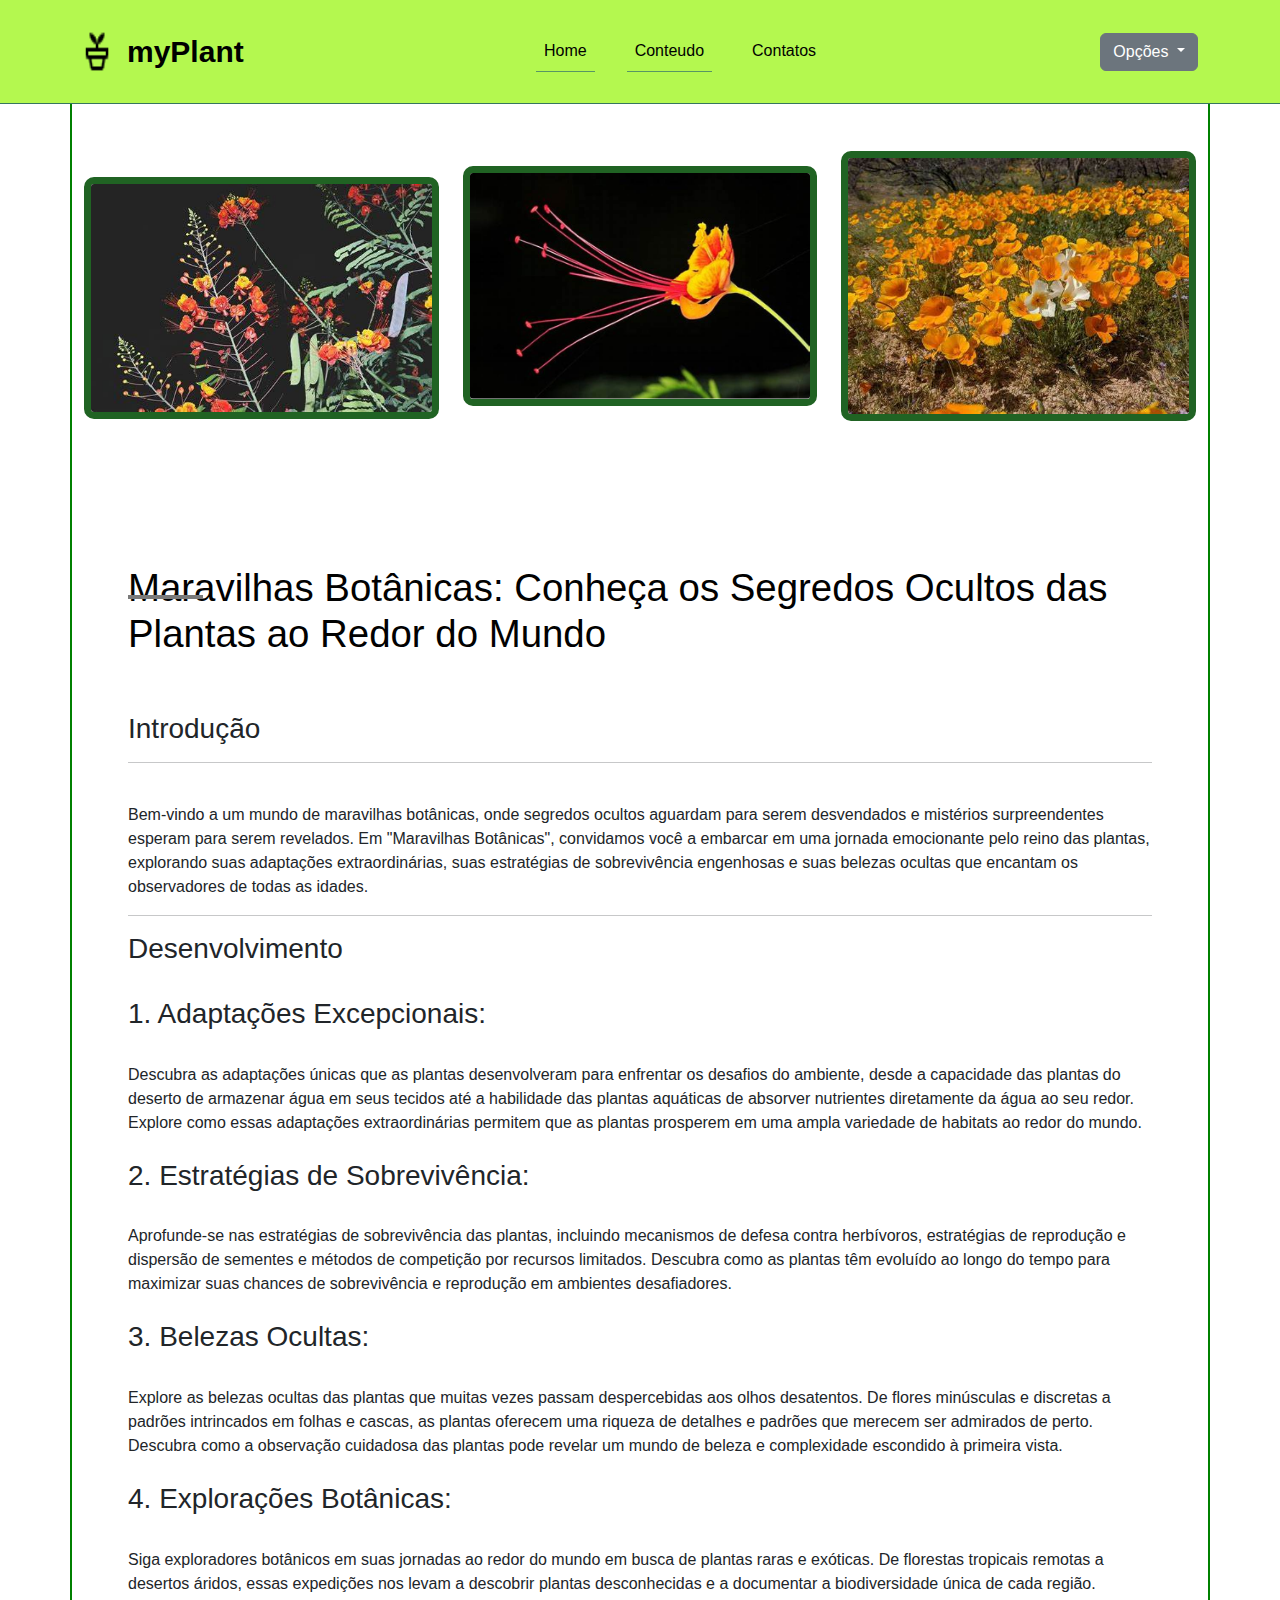
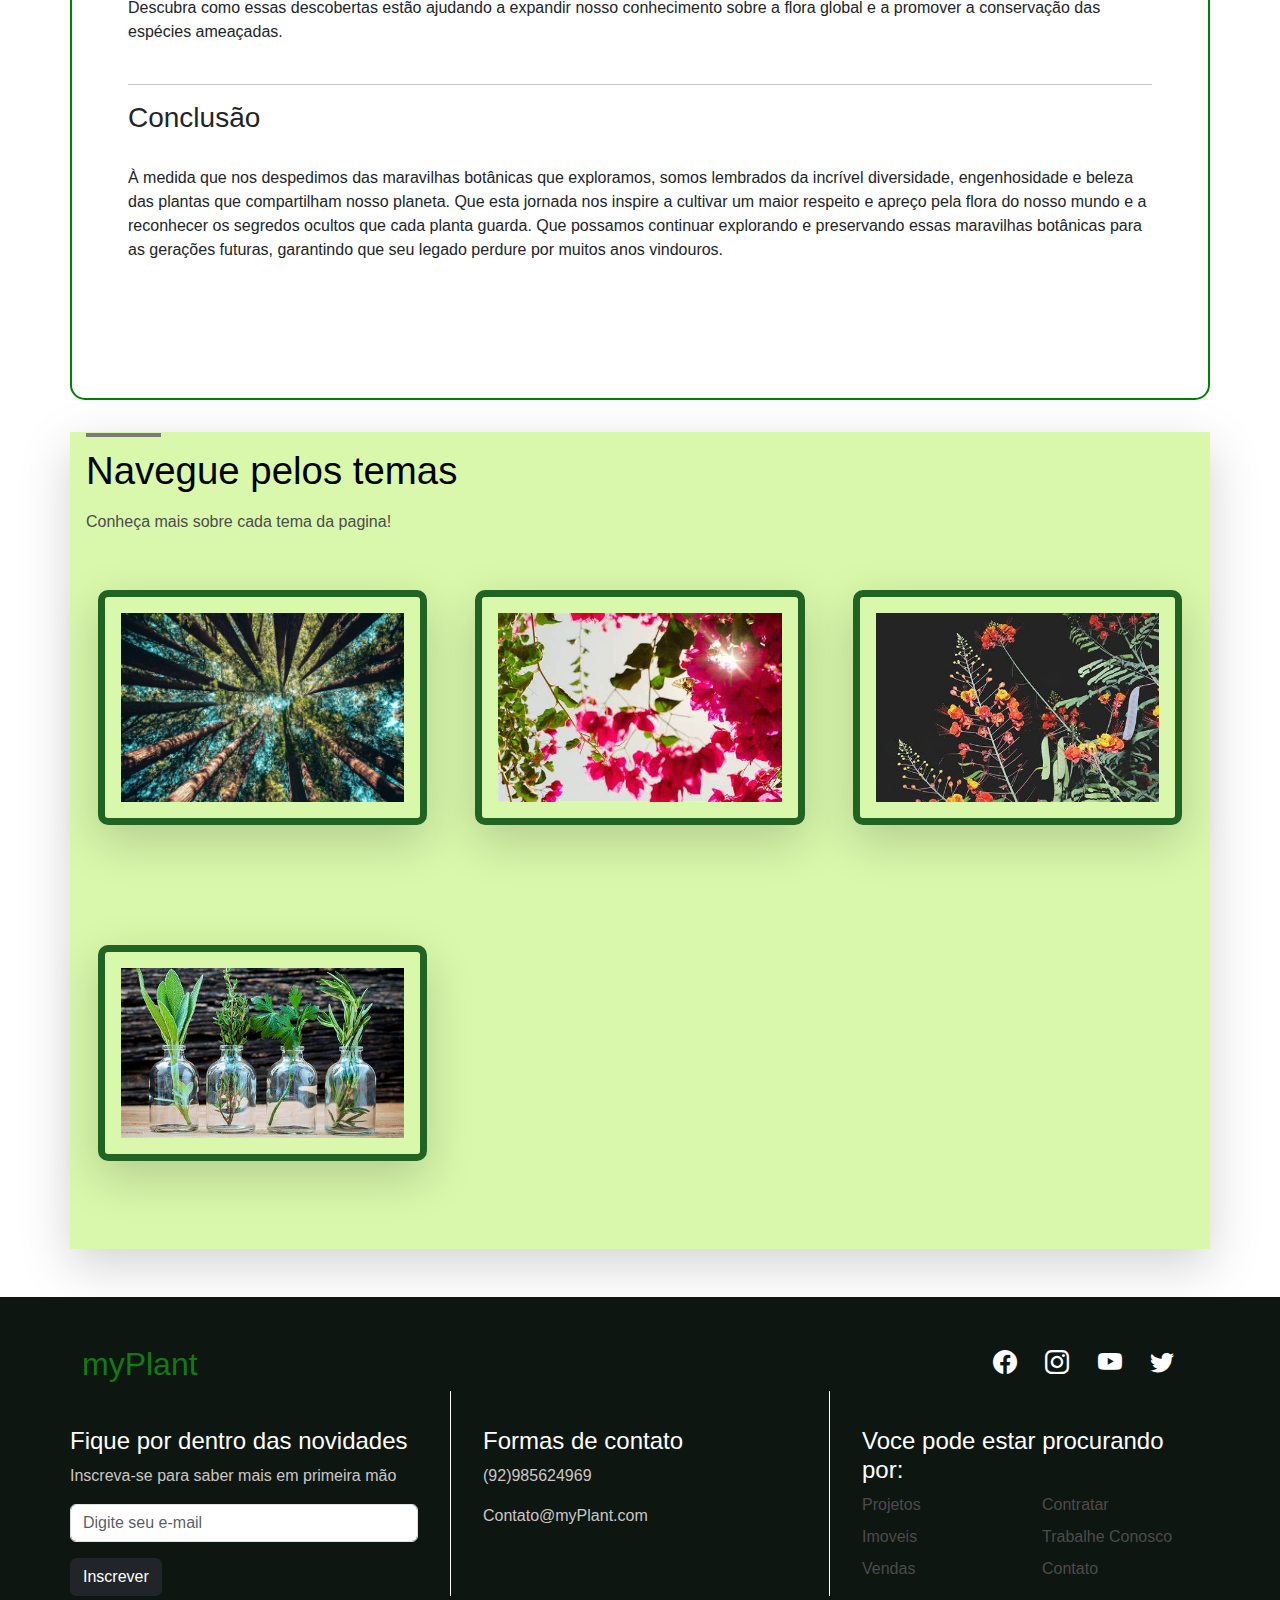
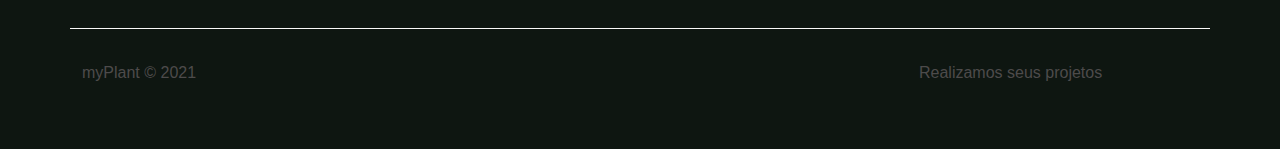
<file: pages/tema3.html>
<!doctype html>
<html lang="pt-br">
  <head>
      <!-- Required meta tags -->
    <meta charset="utf-8">
    <meta name="viewport" content="width=device-width, initial-scale=1, shrink-to-fit=no">
      <!-- BootStrap CSS -->
    <link href="https://cdn.jsdelivr.net/npm/bootstrap@5.3.3/dist/css/bootstrap.min.css" 
    rel="stylesheet" 
    integrity="sha384-QWTKZyjpPEjISv5WaRU9OFeRpok6YctnYmDr5pNlyT2bRjXh0JMhjY6hW+ALEwIH" 
    crossorigin="anonymous">
    <title>iPlants</title>
      <!-- BootStrap Icon -->
    <link rel="stylesheet" href="https://cdn.jsdelivr.net/npm/bootstrap-icons@1.11.3/font/bootstrap-icons.min.css">
      <!-- link meu CSS -->
    <link rel="stylesheet" href="/assents/css/stilo.css">
      <!-- BootStrap JS -->
    <script src="https://cdn.jsdelivr.net/npm/bootstrap@5.3.3/dist/js/bootstrap.bundle.min.js" 
    integrity="sha384-YvpcrYf0tY3lHB60NNkmXc5s9fDVZLESaAA55NDzOxhy9GkcIdslK1eN7N6jIeHz" 
    crossorigin="anonymous"></script>
  </head>
  <body>
    <!-- NavBar-->
    <nav class="navbar navbar-expand-lg fixed-top bg-primary-color bg-secondary-color" id="navbar">
      <div class="container py-3">
        <a href="../index.html" class="navbar-brand">
          <img src="/assents/images/potted_plant_FILL0_wght400_GRAD0_opsz24.png" alt="myPlant">
          <span>myPlant</span>
        </a>
      <button 
        class="navbar-toggler m-end" 
        type="button" 
        data-bs-toggle="collapse"
        data-bs-target="#navbar-items"
        aria-controls="navbar-items"
        aria-expanded="false"
        aria-label="Toggle navigation"
        >
          <i class="bi bi-list"></i>
      </button>
      <div class="collapse navbar-collapse" id="navbar-items">
        <ul class="navbar-nav me-auto mb-2 mb-lg-0 bg-secondary-color">
          <li class="nav-item">
            <a href="../index.html" class="nav-link active primary-color" aria-current="page">Home</a>
          </li>
          <li class="nav-item">
            <a href="/pages/Conteudos.html" class="nav-link active primary-color" aria-current="page">Conteudo</a>
          </li>
          <li class="nav-item">
            <a href="/pages/contato.html" class="nav-link primary-color">Contatos</a>
          </li>
        </ul>
        <div class="dropdown bg-secondary-color">
          <button class="btn btn-secondary dropdown-toggle" type="button" id="dropdownMenuButton1" data-bs-toggle="dropdown" aria-expanded="false">
           Opções
          </button>
          <ul class="dropdown-menu bg-secondary-color" aria-labelledby="dropdownMenuButton1">
            <li><a class="dropdown-item" href="/pages/tema1.html" class="nav-link primary-color">Segredos Verdes</a></li>
            <li><a class="dropdown-item" href="/pages/tema2.html" class="nav-link primary-color">Vida em Flor</a></li>
            <li><a class="dropdown-item" href="/pages/tema3.html" class="nav-link primary-color">Maravilhas Botânicas</a></li>
            <li><a class="dropdown-item" href="/pages/tema4.html" class="nav-link primary-color">A Magia das Plantas</a></li>
          </ul>
        </div>
      </div>
      </div>
    </nav>
     <!-- conteudos -->
     <section class="container" id="info-container">
        <div class="col-12">
          <h2 class="title primary-color">Seja Bem Vindo(a).</h2>
          <p class="subtititle secondary-color">
            Saiba mais sobre o que vai encontar aqui!
          </p>
        </div>
        <div class="col-12">
          <div class="row">
            <div class="col-12 col-md-4" id="info-banner">
              <img 
              src="/assents/images/maravilhas1.jpg" 
              alt="Informações" 
              class="img-fluid mb-4 mt-5"/>
            </div>
            <div class="col-12 col-md-4" id="info-banner">
              <img 
              src="/assents/images/maravilhas2.jpg" 
              alt="Informações" 
              class="img-fluid mb-5 mt-5"/>
            </div>
            <div class="col-12 col-md-4" id="info-banner">
              <img 
              src="/assents/images/maravilhas3.jpg" 
              alt="Informações" 
              class="img-fluid mb-5 mt-5"/>
            </div>
            <div class="col-12 col-md-12" id="info-content">
              <div class="row">
                <div class="col-12"> 
                  <h2 class="title primary-color">
                    Maravilhas Botânicas: Conheça os Segredos Ocultos das Plantas ao Redor do Mundo
                </h2>
                  <p class="subtititle secondary-color">
                    <br>
                    <h3>Introdução</h3><hr>
                    <br>
                    Bem-vindo a um mundo de maravilhas botânicas, onde segredos ocultos aguardam para 
                    serem desvendados e mistérios surpreendentes esperam para serem revelados. Em 
                    "Maravilhas Botânicas", convidamos você a embarcar em uma jornada emocionante
                     pelo reino das plantas, explorando suas adaptações extraordinárias, 
                     suas estratégias de sobrevivência engenhosas e suas belezas 
                     ocultas que encantam os observadores de todas as idades.
                    <br><hr>
                    <h3>Desenvolvimento</h3>
                    <br>
                    <h3>1. Adaptações Excepcionais:</h3>
                    <br>
                    Descubra as adaptações únicas que as plantas desenvolveram para 
                    enfrentar os desafios do ambiente, desde a capacidade das plantas 
                    do deserto de armazenar água em seus tecidos até a habilidade das 
                    plantas aquáticas de absorver nutrientes diretamente da água ao seu redor. 
                    Explore como essas adaptações extraordinárias permitem que 
                    as plantas prosperem em uma ampla variedade de habitats ao redor do mundo.
                     <br><br>
                     <h3>2. Estratégias de Sobrevivência:</h3>
                    <br>
                    Aprofunde-se nas estratégias de sobrevivência das plantas, 
                    incluindo mecanismos de defesa contra herbívoros, estratégias 
                    de reprodução e dispersão de sementes e métodos de competição 
                    por recursos limitados. Descubra como as plantas têm evoluído ao 
                    longo do tempo para maximizar suas chances de sobrevivência 
                    e reprodução em ambientes desafiadores.
                     <br><br>
                     <h3>3. Belezas Ocultas:</h3>
                     <br>
                     Explore as belezas ocultas das plantas que muitas vezes passam despercebidas aos olhos desatentos. 
                     De flores minúsculas e discretas a padrões intrincados em folhas e cascas, 
                     as plantas oferecem uma riqueza de detalhes e padrões que merecem ser admirados de perto. 
                     Descubra como a observação cuidadosa das plantas pode revelar um mundo de beleza e complexidade escondido à primeira vista.
                      <br><br>
                      <h3>4. Explorações Botânicas:</h3>
                      <br>
                      Siga exploradores botânicos em suas jornadas ao redor do mundo em busca de plantas raras e exóticas.
                       De florestas tropicais remotas a desertos áridos, essas expedições nos levam a 
                       descobrir plantas desconhecidas e a documentar a biodiversidade única de cada região.
                        Descubra como essas descobertas estão ajudando a expandir nosso conhecimento sobre a 
                        flora global e a promover a conservação das espécies ameaçadas.
                       <br><br>
                       <hr>
                       <h3>Conclusão</h3>
                       <br>
                       À medida que nos despedimos das maravilhas botânicas que exploramos, 
                       somos lembrados da incrível diversidade, engenhosidade e beleza das
                        plantas que compartilham nosso planeta. Que esta jornada nos inspire a
                        cultivar um maior respeito e apreço pela flora do nosso mundo e a reconhecer
                        os segredos ocultos que cada planta guarda. Que possamos continuar explorando e
                        preservando essas maravilhas botânicas para as gerações futuras, 
                        garantindo que seu legado perdure por muitos anos vindouros.
                    <br>                                   
                  </p>
                </div>
              </div>
            </div>
          </div>
        </div>
      </section>
      <!-- Destaques -->
      <section class="container bg-primary-color shadow-lg p-3 mb-5" id="featured-container">
        <div class="col-12">
          <h2 class="title primary-color">Navegue pelos temas</h2>
          <p class="subtitle secondary-color">Conheça mais sobre cada tema da pagina!</p>
        </div>
        <div class="col-12" id="featured-images">
          <div class="row g-4">
              <div class="col-12 col-md-4 p-4">
                <img src="/assents/images/segredos1.jpg" alt="Projeto 1" class="img-fluid shadow-lg p-3 mb-5">
                  <div class="banner-content">
                    <p class="secondary-color">Categoria</p>
                    <h3>Segredos Verdes</h3>
                    <a href="/pages/tema1.html">Para saber mais!</a>
                  </div>
              </div>
              <div class="col-12 col-md-4 p-4">
                <img src="/assents/images/vidaFlor1.jpg" alt="Projeto 1" class="img-fluid shadow-lg p-3 mb-5">
                  <div class="banner-content">
                    <p class="secondary-color">Categoria</p>
                    <h3>Vida em Flor</h3>
                    <a href="/pages/tema2.html">Para saber mais!</a>
                  </div>
              </div>
              <div class="col-12 col-md-4 p-4">
                <img src="/assents/images/maravilhas1.jpg" alt="Projeto 1" class="img-fluid shadow-lg p-3 mb-5">
                  <div class="banner-content">
                    <p class="secondary-color">Categoria</p>
                    <h3>Maravilhas Botanicas</h3>
                    <a href="/pages/tema3.html">Para saber mais!</a>
                  </div>
              </div>
              <div class="col-12 col-md-4 p-4">
                <img src="/assents/images/magiaP.jpg" alt="Projeto 1" class="img-fluid shadow-lg p-3 mb-5">
                  <div class="banner-content">
                    <p class="secondary-color">Categoria</p>
                    <h3>A Magia das Plantas</h3>
                    <a href="/pages/tema4.html">Para saber mais!</a>
                  </div>
              </div>
          </div>
        </div>
      </section>
    <!-- Footer -->
    <footer class="container-fluid bg-dark-color" id="footer">
      <div class="container">
        <div class="row">
          <!-- Fotter Top -->
          <div class="col-12" id="footer-top">
            <div class="row justify-content-between">
              <div class="col-4">
                <h2>myPlant</h2>
              </div>
              <div class="col-4" id="social-icons">
                <i class="bi bi-facebook"></i>
                <i class="bi bi-instagram"></i>
                <i class="bi bi-youtube"></i>
                <i class="bi bi-twitter"></i>
              </div>
            </div>
          </div>
          <!--Footer Detalhes  -->
          <div class="col-12" id="footer-details">
            <div class="row">
              <div class="col-12 col-md-4" id="news-container">
                <h4 class="primary-color">Fique por dentro das novidades</h4>
                <p class="texto-branco">
                  Inscreva-se para saber mais em primeira mão
                </p>
                <form>
                  <div class="mb-3">
                    <input type="email" class="form-control" placeholder="Digite seu e-mail">
                  </div>
                  <buttom class="btn btn-dark" type="submit">Inscrever</buttom>
                </form>
              </div>
              <div class="col-12 col-md-4" id="contact-container">
                <h4 class="primary-color">Formas de contato</h4>
                <p class="texto-branco">(92)985624969</p>
                <p class="texto-branco">Contato@myPlant.com</p>
              </div>
              <div class="col-12 col-md-4" id="links-container">
                <div class="row">
                  <h4 class="primary-color">Voce pode estar procurando por:</h4>
                  <div class="col-6">
                    <ul class="list-unstyled">
                      <li>
                        <a href="#" class="secondary-color">Projetos</a>
                      </li>
                      <li>
                        <a href="#" class="secondary-color">Imoveis</a>
                      </li>
                      <li>
                        <a href="#" class="secondary-color">Vendas</a>
                      </li>
                    </ul>
                  </div>
                  <div class="col-6">
                    <ul class="list-unstyled">
                      <li>
                        <a href="#" class="secondary-color">Contratar</a>
                      </li>
                      <li>
                        <a href="#" class="secondary-color">Trabalhe Conosco</a>
                      </li>
                      <li>
                        <a href="#" class="secondary-color">Contato</a>
                      </li>
                    </ul>
                  </div>
                </div>
              </div>
            </div>
          </div>
          <!-- Footer Boottom -->
          <div class="col-12" id="footer-bottom"></div>
          <div class="row justify-content-between">
            <div class="col-12 col-md-3">
              <p class="secondary-color">myPlant &copy; 2021</p>
            </div>
            <div class="col-12 col-md-3">
              <p class="secondary-color">Realizamos seus projetos</p>
            </div>
          </div>
  
        </div>
      </div>
    </footer>
  </body>
  </html>
</file>
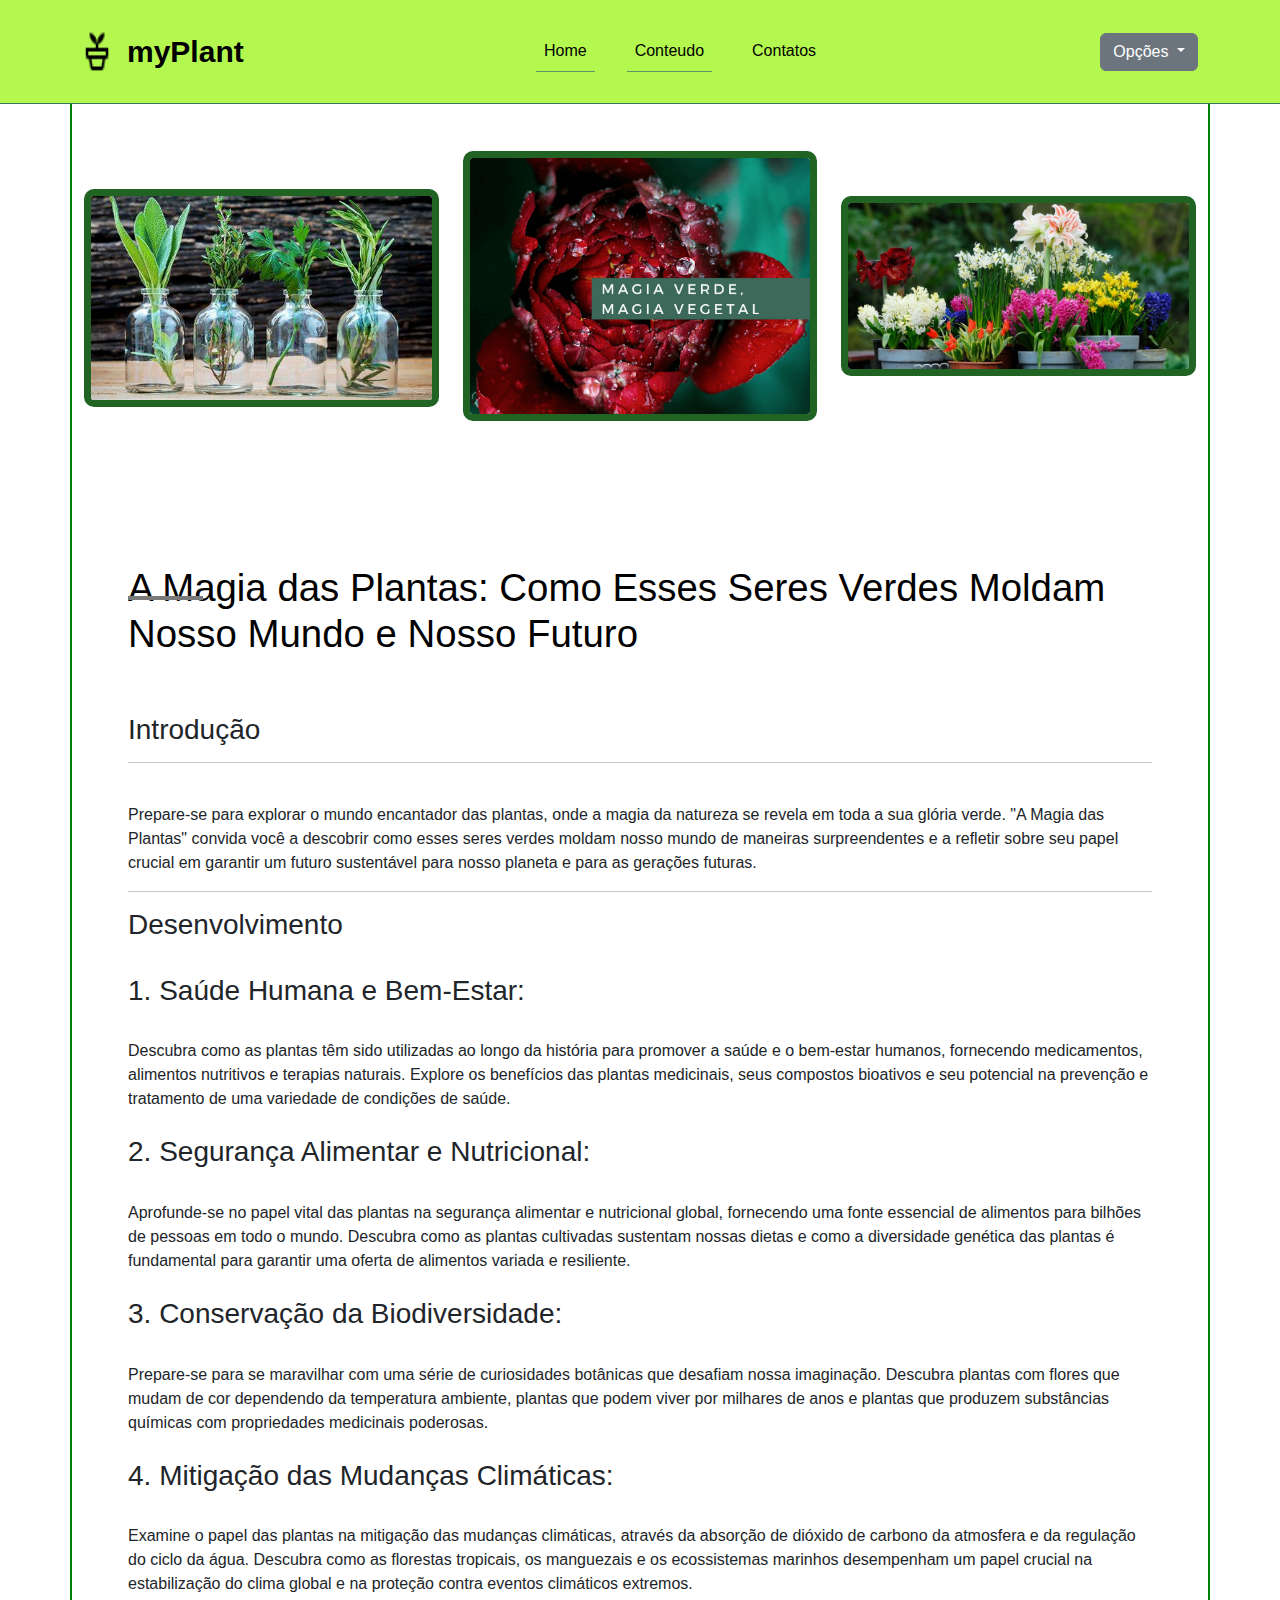
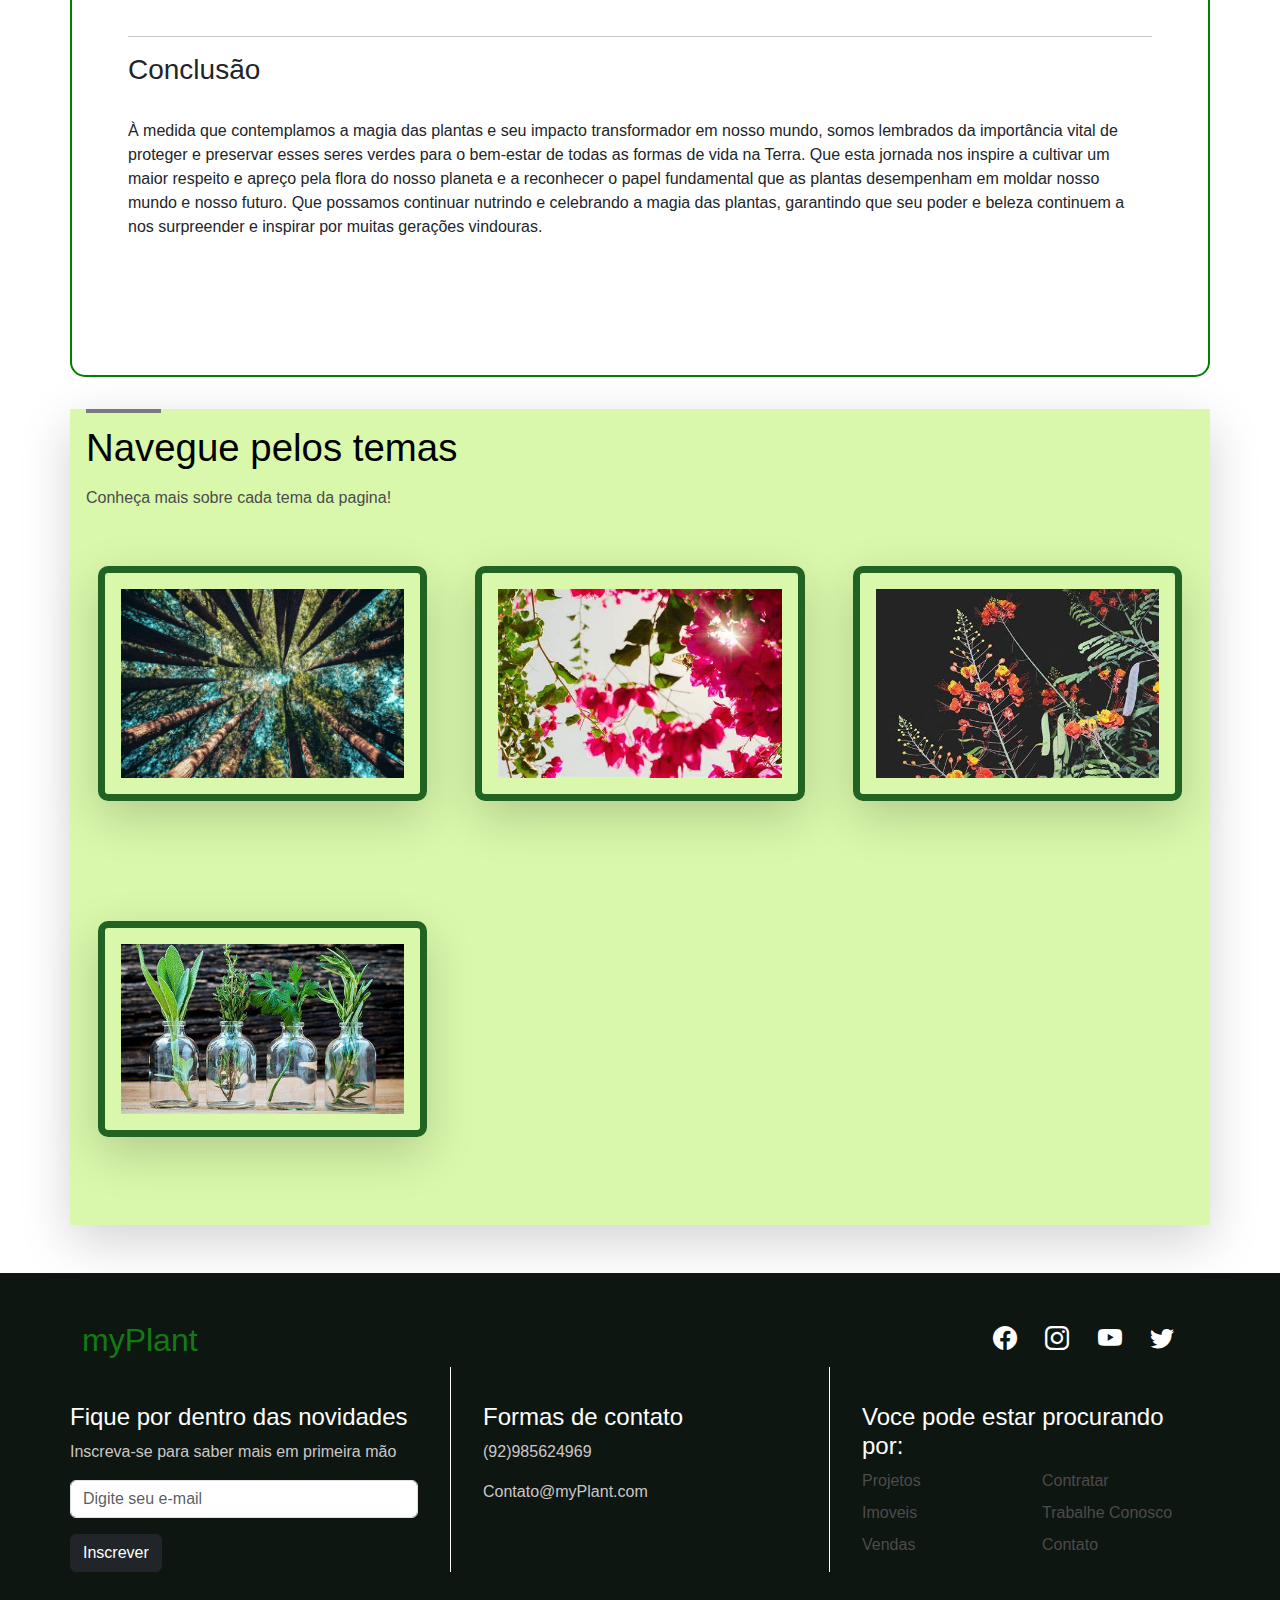
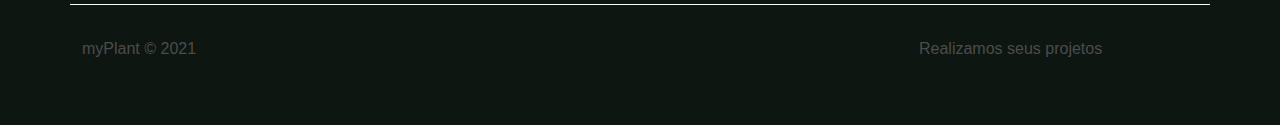
<file: pages/tema4.html>
<!doctype html>
<html lang="pt-br">
  <head>
      <!-- Required meta tags -->
    <meta charset="utf-8">
    <meta name="viewport" content="width=device-width, initial-scale=1, shrink-to-fit=no">
      <!-- BootStrap CSS -->
    <link href="https://cdn.jsdelivr.net/npm/bootstrap@5.3.3/dist/css/bootstrap.min.css" 
    rel="stylesheet" 
    integrity="sha384-QWTKZyjpPEjISv5WaRU9OFeRpok6YctnYmDr5pNlyT2bRjXh0JMhjY6hW+ALEwIH" 
    crossorigin="anonymous">
    <title>iPlants</title>
      <!-- BootStrap Icon -->
    <link rel="stylesheet" href="https://cdn.jsdelivr.net/npm/bootstrap-icons@1.11.3/font/bootstrap-icons.min.css">
      <!-- link meu CSS -->
    <link rel="stylesheet" href="/assents/css/stilo.css">
      <!-- BootStrap JS -->
    <script src="https://cdn.jsdelivr.net/npm/bootstrap@5.3.3/dist/js/bootstrap.bundle.min.js" 
    integrity="sha384-YvpcrYf0tY3lHB60NNkmXc5s9fDVZLESaAA55NDzOxhy9GkcIdslK1eN7N6jIeHz" 
    crossorigin="anonymous"></script>
  </head>
  <body>
    <!-- NavBar-->
    <nav class="navbar navbar-expand-lg fixed-top bg-primary-color bg-secondary-color" id="navbar">
      <div class="container py-3">
        <a href="../index.html" class="navbar-brand">
          <img src="/assents/images/potted_plant_FILL0_wght400_GRAD0_opsz24.png" alt="myPlant">
          <span>myPlant</span>
        </a>
      <button 
        class="navbar-toggler m-end" 
        type="button" 
        data-bs-toggle="collapse"
        data-bs-target="#navbar-items"
        aria-controls="navbar-items"
        aria-expanded="false"
        aria-label="Toggle navigation"
        >
          <i class="bi bi-list"></i>
      </button>
      <div class="collapse navbar-collapse" id="navbar-items">
        <ul class="navbar-nav me-auto mb-2 mb-lg-0 bg-secondary-color">
          <li class="nav-item">
            <a href="../index.html" class="nav-link active primary-color" aria-current="page">Home</a>
          </li>
          <li class="nav-item">
            <a href="/pages/Conteudos.html" class="nav-link active primary-color" aria-current="page">Conteudo</a>
          </li>
          <li class="nav-item">
            <a href="/pages/contato.html" class="nav-link primary-color">Contatos</a>
          </li>
        </ul>
        <div class="dropdown bg-secondary-color">
          <button class="btn btn-secondary dropdown-toggle" type="button" id="dropdownMenuButton1" data-bs-toggle="dropdown" aria-expanded="false">
           Opções
          </button>
          <ul class="dropdown-menu bg-secondary-color" aria-labelledby="dropdownMenuButton1">
            <li><a class="dropdown-item" href="/pages/tema1.html" class="nav-link primary-color">Segredos Verdes</a></li>
            <li><a class="dropdown-item" href="/pages/tema2.html" class="nav-link primary-color">Vida em Flor</a></li>
            <li><a class="dropdown-item" href="/pages/tema3.html" class="nav-link primary-color">Maravilhas Botânicas</a></li>
            <li><a class="dropdown-item" href="/pages/tema4.html" class="nav-link primary-color">A Magia das Plantas</a></li>
          </ul>
        </div>
      </div>
      </div>
    </nav>
     <!-- conteudos -->
     <section class="container" id="info-container">
        <div class="col-12">
          <h2 class="title primary-color">Seja Bem Vindo(a).</h2>
          <p class="subtititle secondary-color">
            Saiba mais sobre o que vai encontar aqui!
          </p>
        </div>
        <div class="col-12">
          <div class="row">
            <div class="col-12 col-md-4" id="info-banner">
              <img 
              src="/assents/images/magiaP.jpg" 
              alt="Informações" 
              class="img-fluid mb-4 mt-5"/>
            </div>
            <div class="col-12 col-md-4" id="info-banner">
              <img 
              src="/assents/images/magiaP2.jpg" 
              alt="Informações" 
              class="img-fluid mb-5 mt-5"/>
            </div>
            <div class="col-12 col-md-4" id="info-banner">
              <img 
              src="/assents/images/magiaP3.jpg" 
              alt="Informações" 
              class="img-fluid mb-5 mt-5"/>
            </div><br>
            <div class="col-12 col-md-12" id="info-content">
              <div class="row">
                <div class="col-12"> 
                  <h2 class="title primary-color">
                   A Magia das Plantas: Como Esses Seres Verdes Moldam Nosso Mundo e Nosso Futuro
                  </h2>
                  <p class="subtititle secondary-color">
                    <br>
                    <h3>Introdução</h3><hr>
                    <br>
                    Prepare-se para explorar o mundo encantador das plantas, onde a magia da 
                    natureza se revela em toda a sua glória verde. "A Magia das Plantas" 
                    convida você a descobrir como esses seres verdes moldam nosso mundo de maneiras 
                    surpreendentes e a refletir sobre seu papel crucial em garantir 
                    um futuro sustentável para nosso planeta e para as gerações futuras.
                    <br><hr>
                    <h3>Desenvolvimento</h3>
                    <br>
                    <h3>1. Saúde Humana e Bem-Estar:</h3>
                    <br>
                    Descubra como as plantas têm sido utilizadas ao longo da história para promover
                     a saúde e o bem-estar humanos, fornecendo medicamentos, alimentos nutritivos 
                     e terapias naturais. Explore os benefícios das plantas medicinais, 
                     seus compostos bioativos e seu potencial na prevenção e 
                     tratamento de uma variedade de condições de saúde.
                     <br><br>
                     <h3>2. Segurança Alimentar e Nutricional:</h3>
                    <br>
                    Aprofunde-se no papel vital das plantas na segurança alimentar e nutricional global,
                     fornecendo uma fonte essencial de alimentos para bilhões de pessoas em todo o mundo. 
                     Descubra como as plantas cultivadas sustentam nossas dietas e como a 
                     diversidade genética das plantas é fundamental para garantir
                      uma oferta de alimentos variada e resiliente.
                     <br><br>
                     <h3>3. Conservação da Biodiversidade:</h3>
                     <br>
                     Prepare-se para se maravilhar com uma série de curiosidades botânicas que desafiam nossa imaginação. 
                     Descubra plantas com flores que mudam de cor dependendo da temperatura ambiente, 
                     plantas que podem viver por milhares de anos e plantas que produzem substâncias químicas com 
                     propriedades medicinais poderosas.
                      <br><br>
                      <h3>4. Mitigação das Mudanças Climáticas:</h3>
                      <br>
                      Examine o papel das plantas na mitigação das mudanças climáticas, através da 
                      absorção de dióxido de carbono da atmosfera e da regulação do ciclo da água. 
                      Descubra como as florestas tropicais, os manguezais e os ecossistemas marinhos 
                      desempenham um papel crucial na estabilização do clima global e 
                      na proteção contra eventos climáticos extremos.
                       <br><br>
                       <hr>
                       <h3>Conclusão</h3>
                       <br>
                       À medida que contemplamos a magia das plantas e seu impacto transformador em nosso mundo, 
                       somos lembrados da importância vital de proteger e preservar esses seres verdes para
                        o bem-estar de todas as formas de vida na Terra. Que esta jornada nos inspire a cultivar 
                        um maior respeito e apreço pela flora do nosso planeta e a reconhecer o papel 
                        fundamental que as plantas desempenham em moldar nosso mundo e nosso futuro. 
                        Que possamos continuar nutrindo e celebrando a magia das plantas, garantindo que seu poder 
                        e beleza continuem a nos surpreender e inspirar por muitas gerações vindouras.
                    <br>                                   
                  </p>
                </div>
              </div>
            </div>
          </div>
        </div>
      </section>
     <!-- Destaques -->
     <section class="container bg-primary-color shadow-lg p-3 mb-5" id="featured-container">
      <div class="col-12">
        <h2 class="title primary-color">Navegue pelos temas</h2>
        <p class="subtitle secondary-color">Conheça mais sobre cada tema da pagina!</p>
      </div>
      <div class="col-12" id="featured-images">
        <div class="row g-4">
            <div class="col-12 col-md-4 p-4">
              <img src="/assents/images/segredos1.jpg" alt="Projeto 1" class="img-fluid shadow-lg p-3 mb-5">
                <div class="banner-content">
                  <p class="secondary-color">Categoria</p>
                  <h3>Segredos Verdes</h3>
                  <a href="/pages/tema1.html">Para saber mais!</a>
                </div>
            </div>
            <div class="col-12 col-md-4 p-4">
              <img src="/assents/images/vidaFlor1.jpg" alt="Projeto 1" class="img-fluid shadow-lg p-3 mb-5">
                <div class="banner-content">
                  <p class="secondary-color">Categoria</p>
                  <h3>Vida em Flor</h3>
                  <a href="/pages/tema2.html">Para saber mais!</a>
                </div>
            </div>
            <div class="col-12 col-md-4 p-4">
              <img src="/assents/images/maravilhas1.jpg" alt="Projeto 1" class="img-fluid shadow-lg p-3 mb-5">
                <div class="banner-content">
                  <p class="secondary-color">Categoria</p>
                  <h3>Maravilhas Botanicas</h3>
                  <a href="/pages/tema3.html">Para saber mais!</a>
                </div>
            </div>
            <div class="col-12 col-md-4 p-4">
              <img src="/assents/images/magiaP.jpg" alt="Projeto 1" class="img-fluid shadow-lg p-3 mb-5">
                <div class="banner-content">
                  <p class="secondary-color">Categoria</p>
                  <h3>A Magia das Plantas</h3>
                  <a href="/pages/tema4.html">Para saber mais!</a>
                </div>
            </div>
        </div>
      </div>
    </section>
  <!-- Footer -->
  <footer class="container-fluid bg-dark-color" id="footer">
    <div class="container">
      <div class="row">
        <!-- Fotter Top -->
        <div class="col-12" id="footer-top">
          <div class="row justify-content-between">
            <div class="col-4">
              <h2>myPlant</h2>
            </div>
            <div class="col-4" id="social-icons">
              <i class="bi bi-facebook"></i>
              <i class="bi bi-instagram"></i>
              <i class="bi bi-youtube"></i>
              <i class="bi bi-twitter"></i>
            </div>
          </div>
        </div>
        <!--Footer Detalhes  -->
        <div class="col-12" id="footer-details">
          <div class="row">
            <div class="col-12 col-md-4" id="news-container">
              <h4 class="primary-color">Fique por dentro das novidades</h4>
              <p class="texto-branco">
                Inscreva-se para saber mais em primeira mão
              </p>
              <form>
                <div class="mb-3">
                  <input type="email" class="form-control" placeholder="Digite seu e-mail">
                </div>
                <buttom class="btn btn-dark" type="submit">Inscrever</buttom>
              </form>
            </div>
            <div class="col-12 col-md-4" id="contact-container">
              <h4 class="primary-color">Formas de contato</h4>
              <p class="texto-branco">(92)985624969</p>
              <p class="texto-branco">Contato@myPlant.com</p>
            </div>
            <div class="col-12 col-md-4" id="links-container">
              <div class="row">
                <h4 class="primary-color">Voce pode estar procurando por:</h4>
                <div class="col-6">
                  <ul class="list-unstyled">
                    <li>
                      <a href="#" class="secondary-color">Projetos</a>
                    </li>
                    <li>
                      <a href="#" class="secondary-color">Imoveis</a>
                    </li>
                    <li>
                      <a href="#" class="secondary-color">Vendas</a>
                    </li>
                  </ul>
                </div>
                <div class="col-6">
                  <ul class="list-unstyled">
                    <li>
                      <a href="#" class="secondary-color">Contratar</a>
                    </li>
                    <li>
                      <a href="#" class="secondary-color">Trabalhe Conosco</a>
                    </li>
                    <li>
                      <a href="#" class="secondary-color">Contato</a>
                    </li>
                  </ul>
                </div>
              </div>
            </div>
          </div>
        </div>
        <!-- Footer Boottom -->
        <div class="col-12" id="footer-bottom"></div>
        <div class="row justify-content-between">
          <div class="col-12 col-md-3">
            <p class="secondary-color">myPlant &copy; 2021</p>
          </div>
          <div class="col-12 col-md-3">
            <p class="secondary-color">Realizamos seus projetos</p>
          </div>
        </div>

      </div>
    </div>
  </footer>
</body>
</html>
</file>
<file: assents/css/stilo.css>
*{
    font-family: sans-serif;
}
.bg-primary-color{
    background-color: rgb(217, 248, 171);
}
.bg-secondary-color{
    background-color: rgb(180, 248, 79);
}
.bg-dark-color{
    background-color: rgb(14, 22, 17);
}
.texto-branco{
    color: #ccc6c6;
}
.primary-color{
    color: rgb(1, 1, 1);
}
.secondary-color{
    color: rgb(77, 75, 75);
}
/* avbar */
#navbar{
    border-bottom: 1px solid #36765d;
}
#navbar a:hover{
    color: #05be0e;
}
#navbar a.active {
    border-bottom: 1px solid #589664;
}
.navbar-brand {
    display: flex;
}
.navbar-brand img {
    width: 30px;
}
.navbar-brand span {
    font-weight: 700;
    font-size: 1.5em;
    margin-left: 0.5em;
}
#navbar-items .navbar-nav {
    display: flex;
    justify-content: center;
    width: 100%;
}
#navbar-items .nav-item {
    margin: 0 1em;
}
/* info container */
.img-perfil{
    align-items: center;
    border-radius: 50px;
}
 #info-container{
    border: 2px solid green;
    margin-bottom: 2em;
    border-radius: 15px;
 }
 h4, h2{
    color: rgb(19, 121, 19);
 }

/* Silder */
#slider{
    margin-top: 4em;
    margin-bottom: 1em;
    padding: 2em;
}
#slider .carousel-caption{
    bottom: 3em;
}
#slider .carousel-caption h5{
    font-size: 2.5em;
    text-shadow:  #000 2px 2px;
}
.btn{
    border-radius: 5;
}
#slider .btn{
    padding: 0.3 0.8em;
    font-size: 1em;
    margin-top: 1em;
}
.carousel-control-prev i,
.carousel-control-next i{
    color: #111;
    font-size: 3em;
}
.carousel-indicatiors[data-bs-target]{
    background-color: #222;
    opacity: 0.8;
}
.carousel-indicators .active{
    background-color: #000;
}
@media(min-width: 768px){
    #slider .carousel-caption{
        bottom: 15em;
    }
    #slider .carousel-caption h5{
        font-size: 4em;
        text-shadow: #000 2px 2px;
    }
    #slider .btn{
        padding: 0.6 1.6em;
        font-size: 1.2em;
    }
    .carousel-indicators {
        bottom: 7em;
    }
}
/* mini banners */
#mini-banners{
    padding: 2em;
    margin-bottom: 4em;
}
#mini-banners .card{
    padding: 2em 0.3em;
    border-radius: 15px;
    margin-bottom: 1em;
}
#mini-banners i{
    font-size: 4em;
}
#mini-banners .card-title{
    margin-bottom: 1.5em;
}
#mini-banners .btn{
    margin-top: 1.5em;
    padding: 0.6em 1.2em;
}
@media(min-width: 768px){
    #mini-banners{
        margin-top: -8em;
    }
}
/* Destaques */
.img-fluid{
    border: 7px solid #206323;
    border-radius: 10px;
}
#featured-container{
    margin-bottom: 4em;
}
.title{
    font-size: 1.7em;
    margin-bottom: 0.4em;
    position: relative;
}
.title:before{
    width: 75px;
    border-top: 4px solid #7a7a7a;
    content: "";
    position: absolute;
    bottom: 2em;
}
#featured-images{
    border-radius: 10px;
    margin-top: 2em;
}
#featured-images .col-md-4{
    position: relative;
    cursor: pointer;
}
#featured-images .col-md-4:hover > .banner-content{
    opacity: 0.8;
}
#featured-images .banner-content{
    position: absolute;
    top: 0;
    left: 0;
    height: 100%;
    width: 100%;
    background-color: #fff;
    display: flex;
    justify-content: center;
    align-items: center;
    flex-direction: column;
    opacity: 0.5;
    transition: 0.5;
}
@media(min-width: 760px){
    .title{
        font-size: 2.4em;
    }
    .title:before{
        bottom: 1.5em;
    }
    #featured-images .banner-content{
        opacity:0;
    }
}
/* Info */
#info-content{
    margin-bottom: 4em;
    padding: 4em 1em;
}
#info-numbers{
    margin: 1.5em 0;
}
#info-banner{
    display: flex;
    align-items: center;
    margin-bottom: 2.5em;
}
#info-numbers h3{
    font-size: 3em;
}
@media (min-width: 760px){
    #info-content{
        padding: 3.5em;
    }
}
/* Footer Top */
#footer{
    padding: 3em 2em;
}
#footer-top,
#footer-top i{
    color: #fff;
}
#social-icons{
    text-align: right;
}
#social-icons i{
    margin-right: 1em;
    font-size: 1.5em;
    cursor: pointer;
}
#social-icons i:hover{
    color: #05be0e;
}
/* Footer Detalhes */
#news-container,
#contact-container,
#lisnks-container{
    padding: 0;
    border: 0;
    margin-bottom: 2em;
}
#footer-details h4{
    color: #fff;
    margin-top: 1.5em;
}
#nesws-container input{
    border-radius: 0;
    border: none;
}
#links-container li{
    margin-bottom: 0.5em;
}
#links-container a {
    text-decoration: none;
}
#links-container a:hover{
    color: #fff;
}
/* Footer bottom */
#footer-bottom{
    border-top: 1px solid #f9f9f9;
    padding-top: 2em;
}
#footer-bottom i{
    color: rgb(203, 12, 12);
    margin-left: 0.3em;
}
@media (min-width: 768px){
    #news-container{
        padding-right: 2em;
    }
    #links-container{
        padding-left:  2em;
    }
    #contact-container{
        padding: 0 2em;
        border-left:  1px solid #fbf8f8;
        border-right: 1px solid #fbf8f8;
    }
}
</file>
